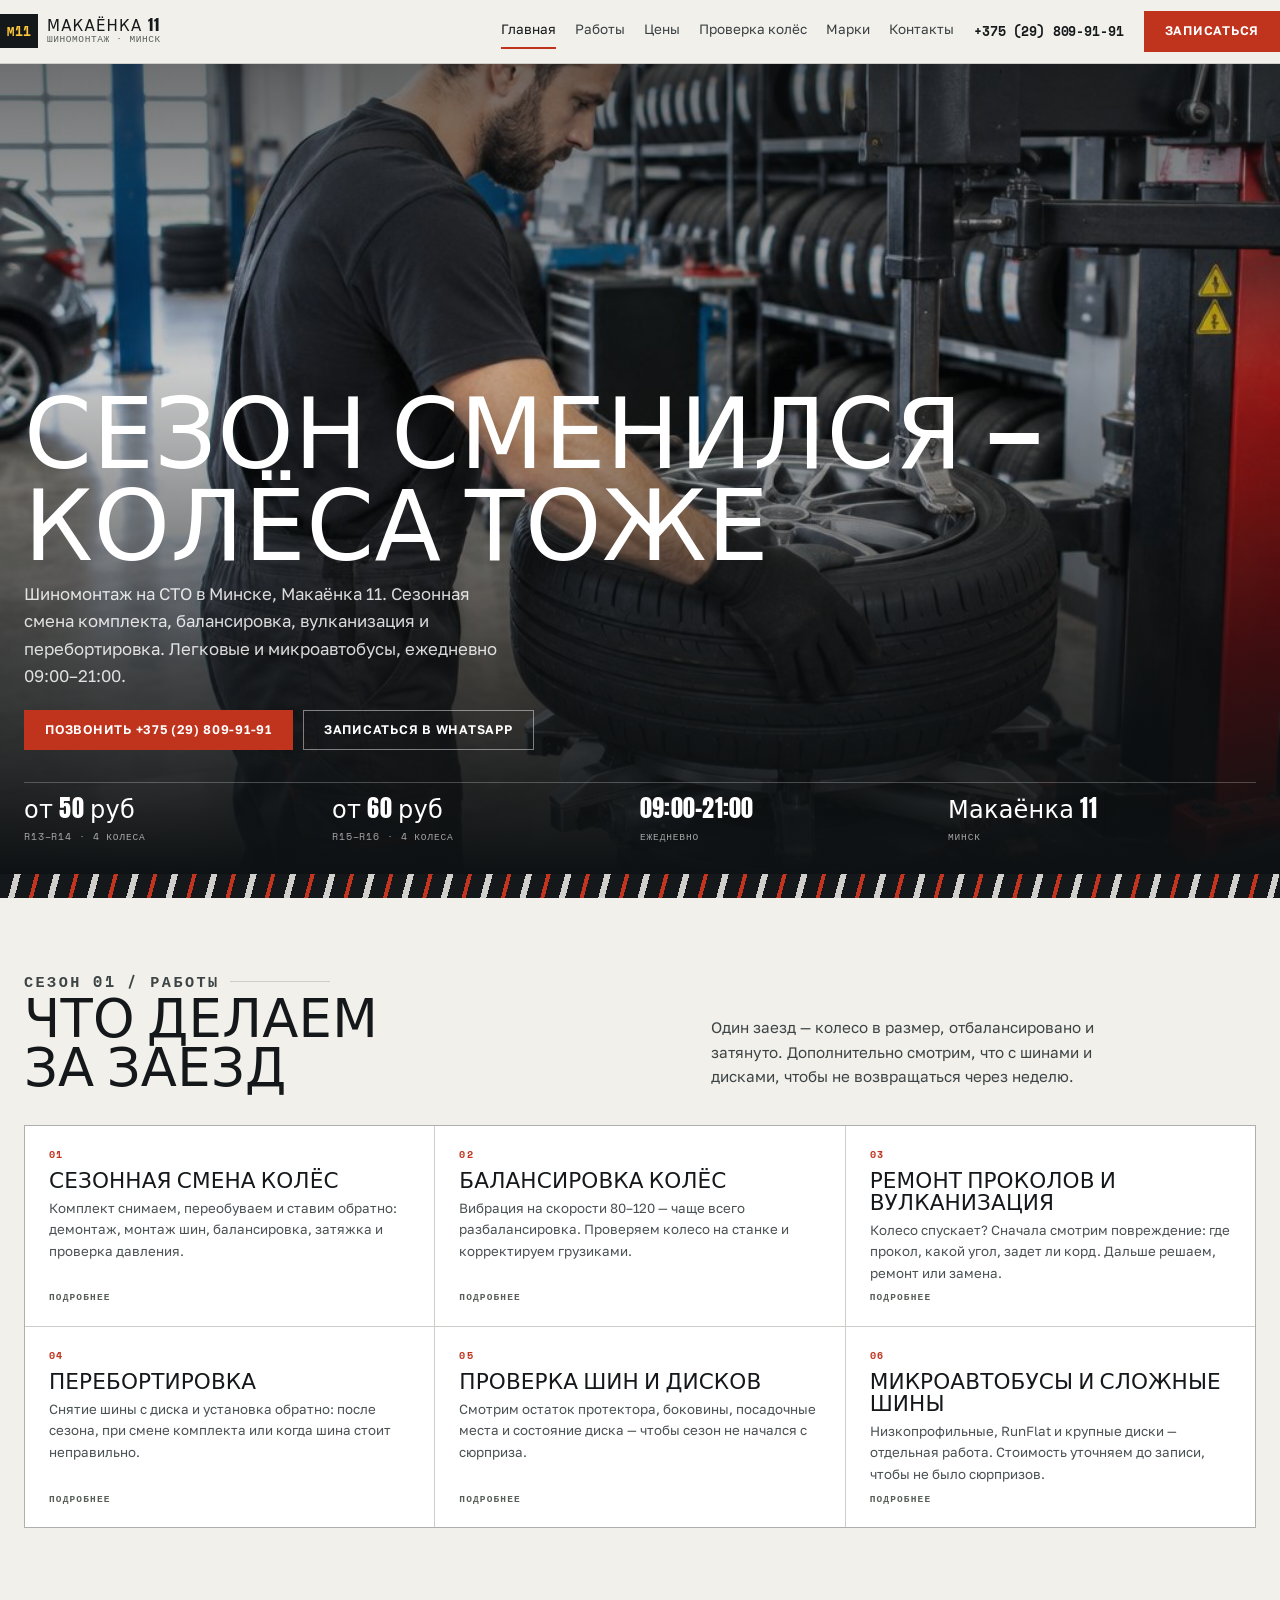
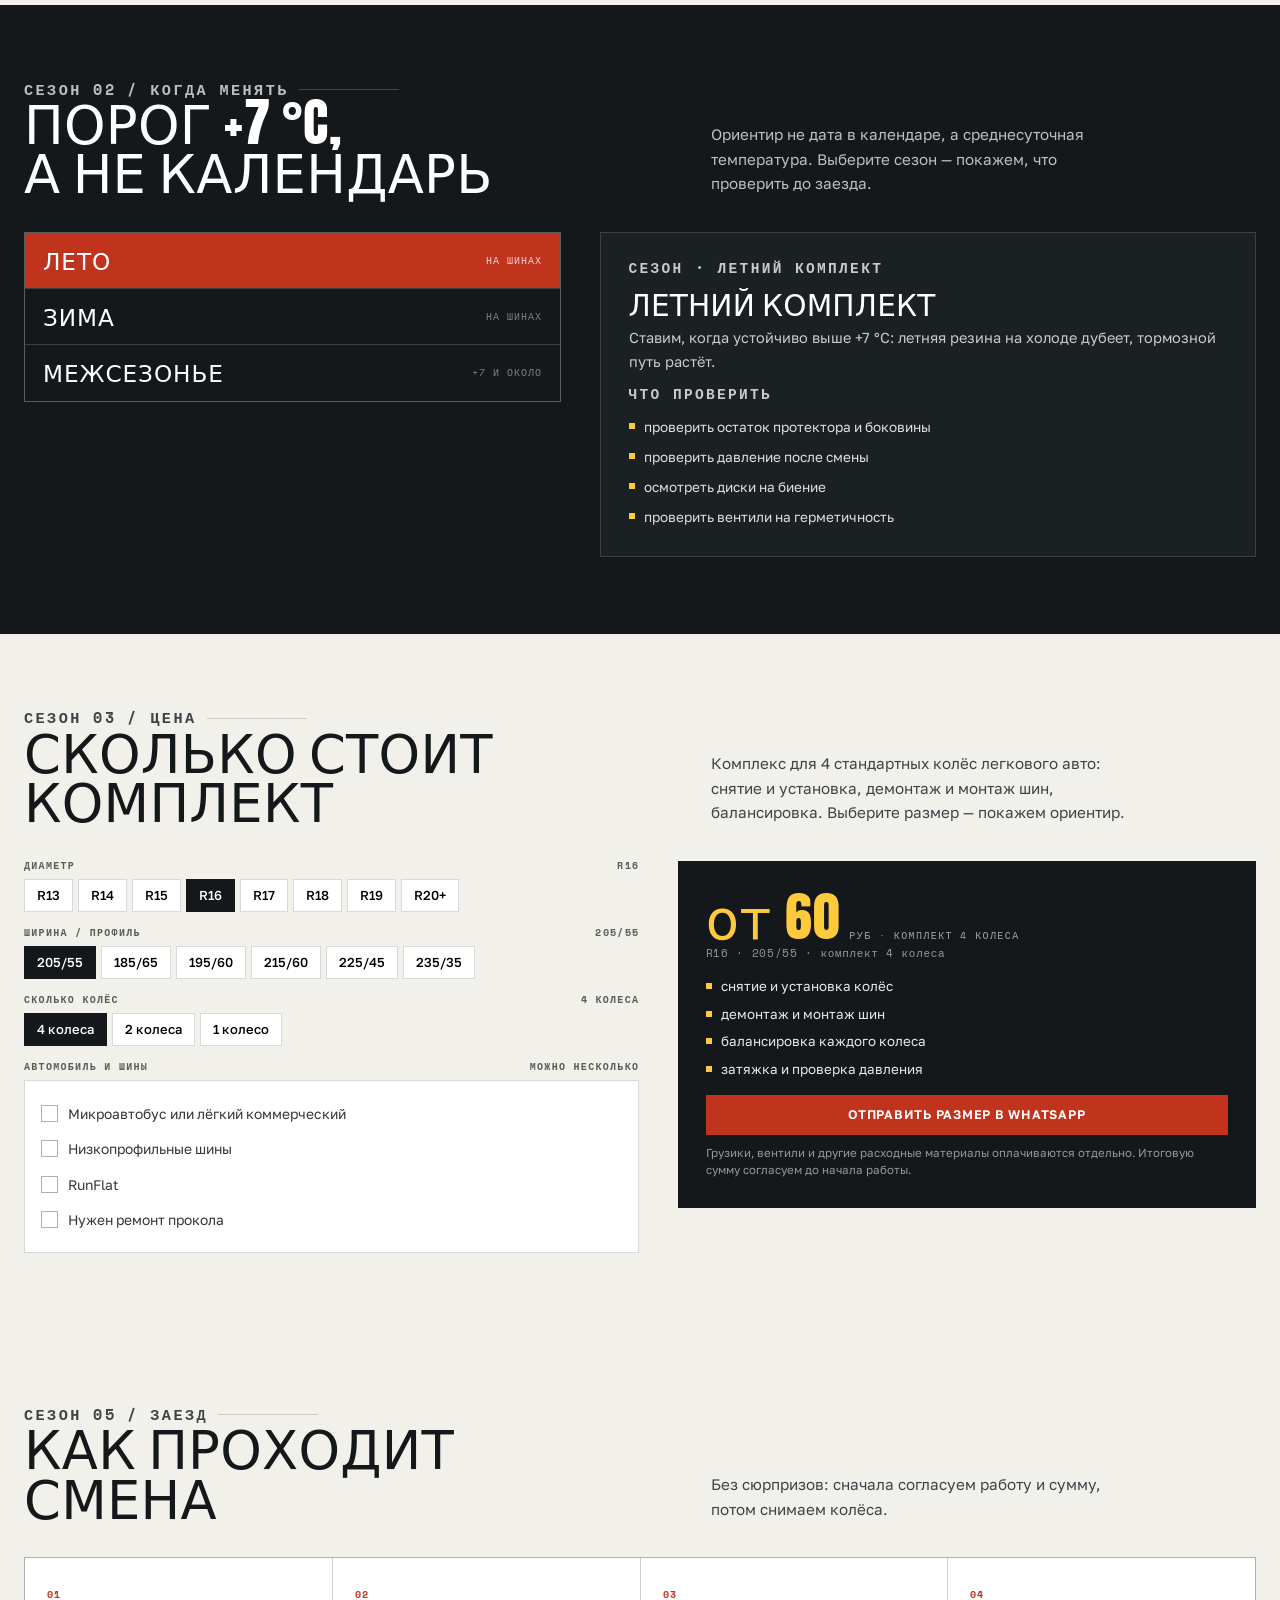
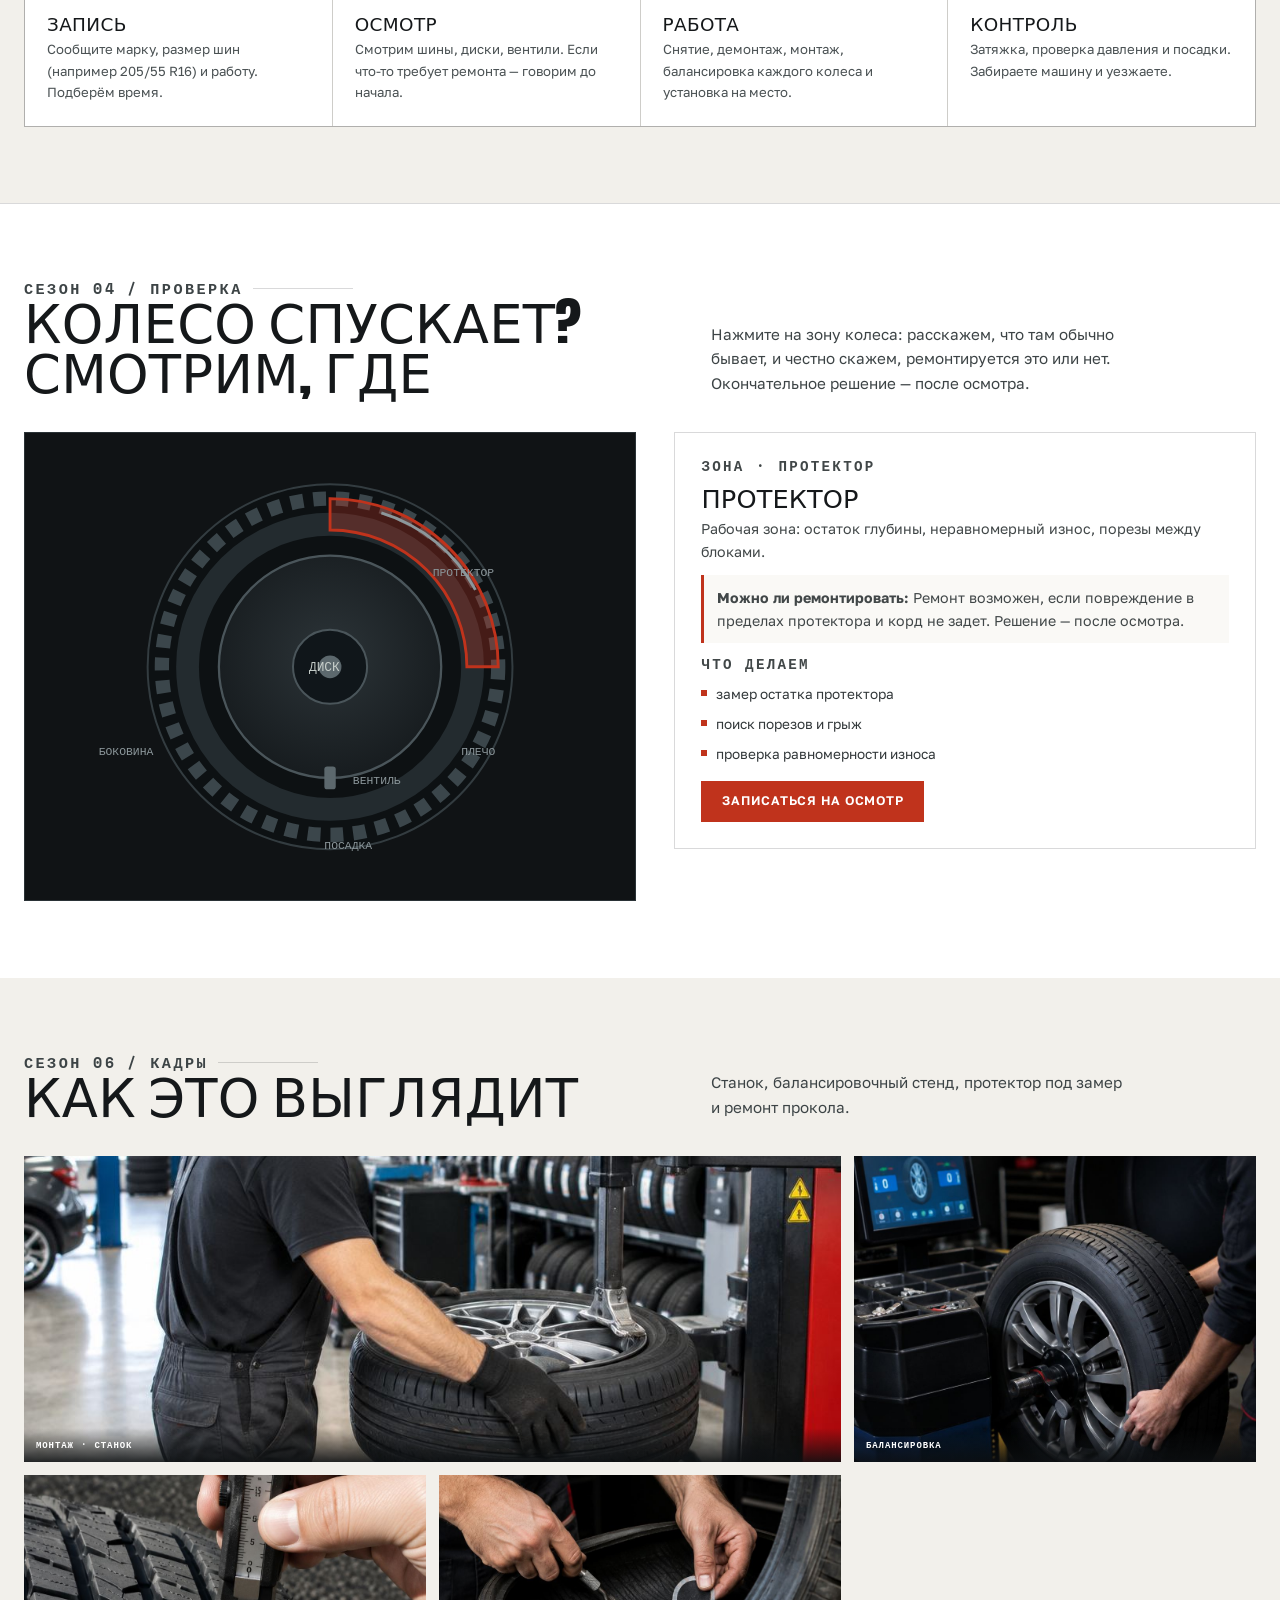
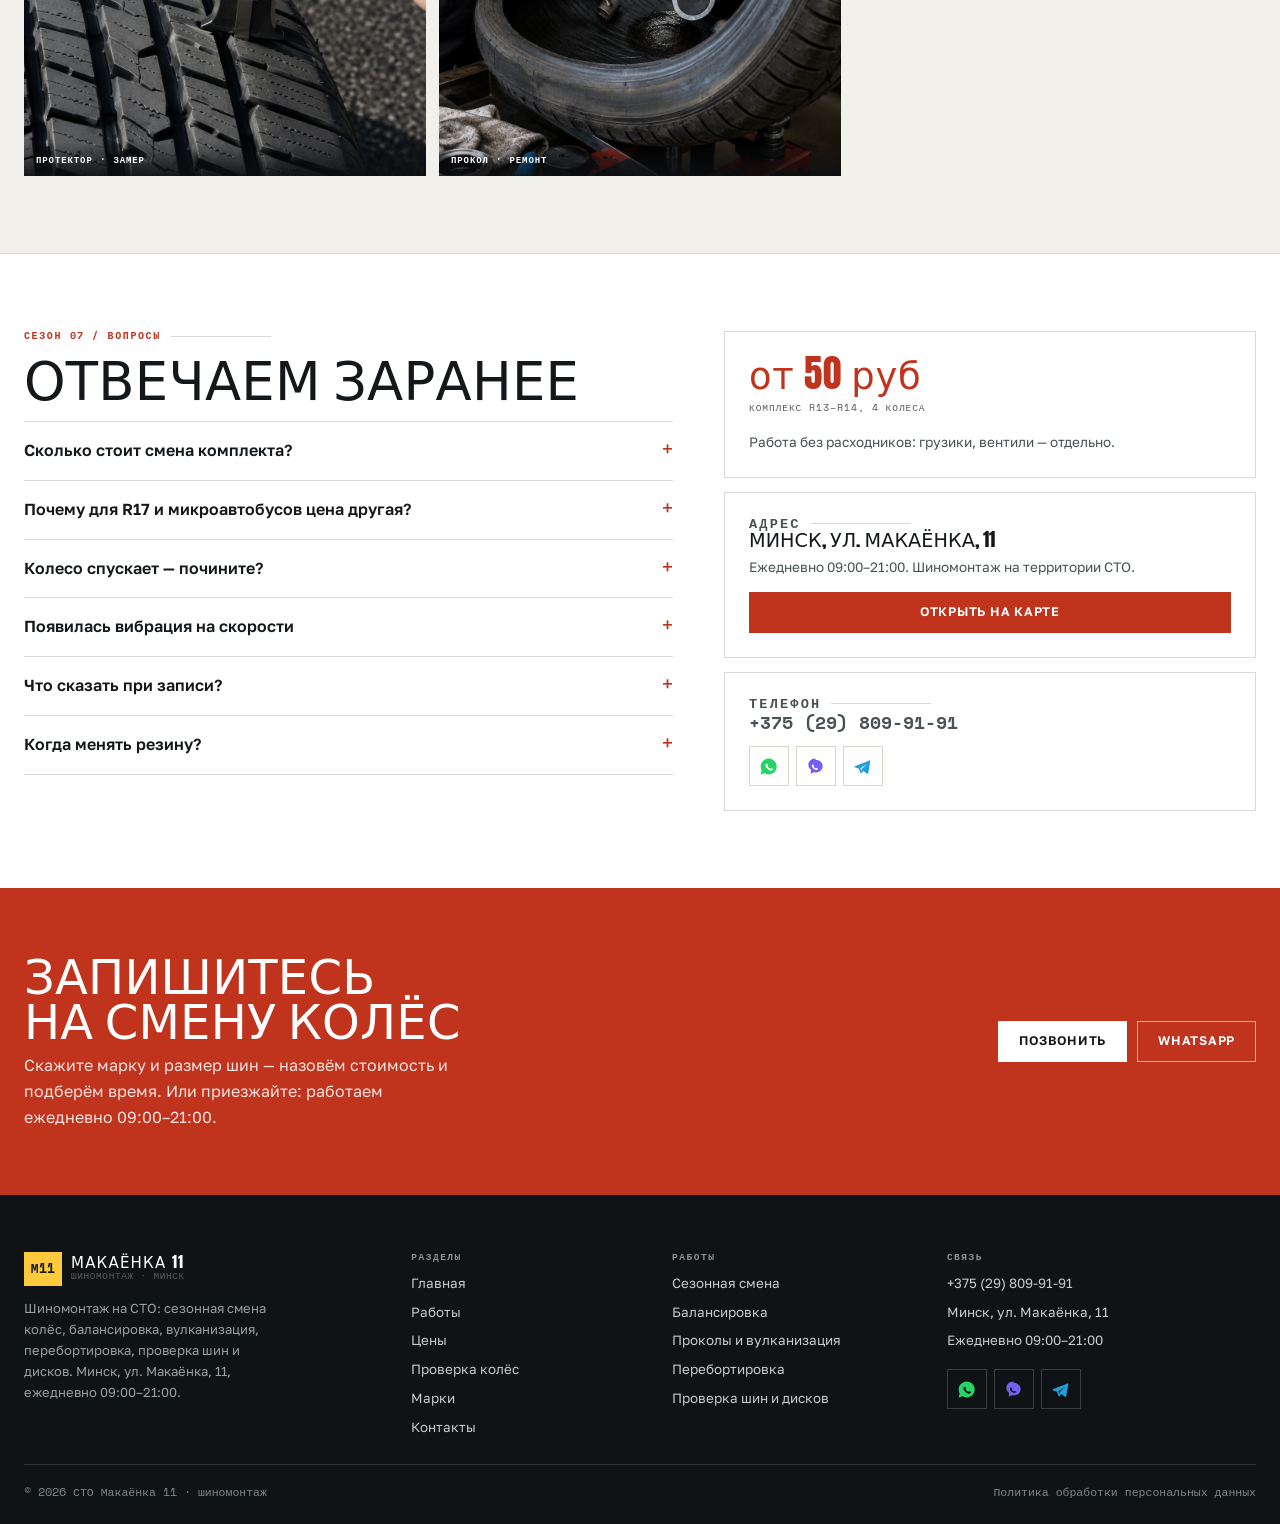
<file: index.html>
<!DOCTYPE html>
<html lang="ru">
<head>
<meta charset="utf-8">
<meta name="viewport" content="width=device-width, initial-scale=1">
<title>Шиномонтаж Макаёнка 11 — сезонная смена колёс в Минске</title>
<meta name="description" content="Шиномонтаж на СТО в Минске, ул. Макаёнка, 11: сезонная смена комплекта от 50 руб (R13–R14), от 60 руб (R15–R16), балансировка, вулканизация, перебортировка. Ежедневно 09:00–21:00. Тел. +375 (29) 809-91-91.">
<meta property="og:title" content="Шиномонтаж Макаёнка 11 — сезонная смена колёс в Минске">
<meta property="og:description" content="Шиномонтаж на СТО в Минске, ул. Макаёнка, 11: сезонная смена комплекта от 50 руб (R13–R14), от 60 руб (R15–R16), балансировка, вулканизация, перебортировка. Ежедневно 09:00–21:00. Тел. +375 (29) 809-91-91.">
<meta property="og:type" content="website">
<meta name="theme-color" content="#15181A">
<style>
:root{--asphalt:#15181A;--panel:#1D2124;--paper:#F2F0EB;--white:#fff;--ink:#15181A;--graph:#575E58;
--red:#C0331C;--red-d:#A82A15;--yellow:#FFC93C;--ice:#5AB0FF;--line:rgba(21,24,26,.16);
--pad:24px;--max:1300px;--disp:'Anton',Impact,system-ui,sans-serif;--body:'Golos Text',system-ui,sans-serif;--mono:'Space Mono',ui-monospace,monospace}
*{box-sizing:border-box}html{-webkit-text-size-adjust:100%}
body{margin:0;background:var(--paper);color:var(--ink);font:16px/1.62 var(--body);-webkit-font-smoothing:antialiased}
img{max-width:100%;display:block}
h1,h2,h3{margin:0;font-family:var(--disp);font-weight:400;line-height:.94;letter-spacing:.005em;text-transform:uppercase}
a{color:inherit;text-decoration:none}[hidden]{display:none!important}
.wrap{width:100%;max-width:var(--max);margin:0 auto;padding:0 var(--pad)}
.header{position:sticky;top:0;z-index:40;background:rgba(242,240,235,.95);border-bottom:1px solid var(--line);backdrop-filter:blur(10px)}
.header__in{display:flex;align-items:center;gap:20px;padding:11px 0}
.logo{display:flex;align-items:center;gap:9px}
.logo__mark{display:grid;place-items:center;min-width:38px;height:34px;padding:0 6px;background:var(--ink);color:var(--yellow);font:700 13px/1 var(--mono);letter-spacing:.02em}
.logo__txt{display:flex;flex-direction:column;line-height:1.1}
.logo__txt b{font:400 15px/1 var(--disp);letter-spacing:.08em}
.logo__txt i{font:400 9.5px/1.4 var(--mono);letter-spacing:.06em;text-transform:uppercase;color:var(--graph);font-style:normal}
.nav{display:flex;gap:19px;margin-left:auto;font-size:13.5px}
.nav a{padding:6px 0;border-bottom:2px solid transparent;color:#3A4042}
.nav a:hover,.nav a.is-on{border-color:var(--red);color:var(--ink)}
.header__tel{font:700 13px/1 var(--mono);letter-spacing:-.01em}
.btn{display:inline-flex;align-items:center;gap:9px;padding:13px 20px;font:600 12.5px/1 var(--body);letter-spacing:.06em;text-transform:uppercase;border:1px solid var(--ink);background:var(--ink);color:#fff;cursor:pointer;transition:.18s}
.btn:hover{background:#000;border-color:#000}
.btn--red{background:var(--red);border-color:var(--red)}
.btn--red:hover{background:var(--red-d);border-color:var(--red-d)}
.btn--line{background:transparent;color:var(--ink)}
.btn--line:hover{background:var(--ink);color:#fff}
.burger{display:none;width:42px;height:38px;border:1px solid var(--line);background:#fff;align-items:center;justify-content:center;flex-direction:column;gap:4px;cursor:pointer}
.burger i{display:block;width:17px;height:2px;background:var(--ink)}
.burger.is-close i:first-child{transform:rotate(45deg) translateY(3px)}
.burger.is-close i:last-child{transform:rotate(-45deg) translateY(-3px)}
.hero{position:relative;min-height:min(95svh,810px);display:flex;align-items:flex-end;color:#fff;overflow:hidden;background:#101315}
.hero__img{position:absolute;inset:0;width:100%;height:100%;object-fit:cover}
.hero::after{content:'';position:absolute;inset:0;background:linear-gradient(180deg,rgba(12,15,17,.6),rgba(12,15,17,.22) 38%,rgba(12,15,17,.72) 74%,#0E1113 100%)}
.hero__in{position:relative;z-index:2;width:100%;padding:clamp(34px,6vw,62px) 0 clamp(18px,3vw,26px)}
.hero h1{font-size:clamp(2.5rem,7.6vw,6.4rem);letter-spacing:.005em}
.hero__lede{max-width:48ch;margin:16px 0 20px;color:rgba(255,255,255,.84);font-size:clamp(.94rem,1.35vw,1.05rem)}
.hero__acts{display:flex;flex-wrap:wrap;gap:10px;margin-bottom:clamp(18px,3vw,32px)}
.hero .btn--line{border-color:rgba(255,255,255,.45);color:#fff}
.hero .btn--line:hover{background:#fff;color:var(--ink)}
.hero__facts{display:grid;grid-template-columns:repeat(4,minmax(0,1fr));border-top:1px solid rgba(255,255,255,.24)}
.hero__facts div{padding:13px 14px 0 0}
.hero__facts b{display:block;font:400 clamp(1.05rem,2vw,1.5rem)/1.05 var(--disp);letter-spacing:.01em}
.hero__facts span{font:400 9.5px/1.5 var(--mono);letter-spacing:.09em;text-transform:uppercase;color:rgba(255,255,255,.62)}
.drawer{position:fixed;inset:0;z-index:90;background:rgba(10,13,15,.74);display:none}
.drawer[data-open]{display:block}
.drawer__in{position:absolute;inset:0 0 0 auto;width:min(400px,92vw);background:var(--paper);padding:22px;overflow-y:auto}
.drawer__top{display:flex;justify-content:space-between;align-items:center;margin-bottom:18px}
.drawer__nav{display:grid;font:400 20px/1 var(--disp);text-transform:uppercase;letter-spacing:.04em}
.drawer__nav a{padding:14px 0;border-bottom:1px solid var(--line)}
.drawer__cta{width:100%;justify-content:center;margin-top:18px}
.drawer__note{font-size:12.5px;color:var(--graph);margin-top:12px}
body.is-locked{overflow:hidden}
.mbar{display:none}
@media (max-width:1024px){
.nav{display:none}.burger{display:flex}.header__tel{display:none}.header__in{gap:10px}
.hero__facts{grid-template-columns:1fr 1fr}
}
</style>
<link rel="preconnect" href="https://fonts.googleapis.com">
<link rel="preconnect" href="https://fonts.gstatic.com" crossorigin>
<link href="https://fonts.googleapis.com/css2?family=Anton&family=Golos+Text:wght@400;500;600;700&family=Space+Mono:wght@400;700&display=swap" rel="stylesheet">
<link rel="stylesheet" href="assets/css/style.css">
<link rel="icon" href="assets/img/favicon.svg" type="image/svg+xml">
</head>
<body>
<header class="header"><div class="header__in wrap">
<a class="logo" href="index.html"><span class="logo__mark">М11</span><span class="logo__txt"><b>МАКАЁНКА 11</b><i>шиномонтаж · Минск</i></span></a>
<nav class="nav" aria-label="Основное меню"><a href="index.html" class="is-on">Главная</a><a href="uslugi.html">Работы</a><a href="ceny.html">Цены</a><a href="proverka.html">Проверка колёс</a><a href="marki.html">Марки</a><a href="kontakty.html">Контакты</a></nav>
<a class="header__tel" href="tel:+375298099191">+375 (29) 809-91-91</a>
<a class="btn btn--red" href="https://wa.me/375298099191" target="_blank" rel="noopener">Записаться</a>
<button class="burger" type="button" aria-label="Меню" aria-expanded="false" aria-controls="drawer"><i></i><i></i><i></i></button>
</div></header>
<div class="drawer" id="drawer" role="dialog" aria-modal="true" aria-label="Меню" hidden>
<div class="drawer__in">
<div class="drawer__top">
<a class="logo" href="index.html"><span class="logo__mark">М11</span><span class="logo__txt"><b>МАКАЁНКА 11</b><i>шиномонтаж</i></span></a>
<button class="burger is-close" type="button" data-close aria-label="Закрыть меню"><i></i><i></i></button>
</div>
<nav class="drawer__nav"><a href="index.html">Главная</a><a href="uslugi.html">Работы</a><a href="ceny.html">Цены</a><a href="proverka.html">Проверка колёс</a><a href="marki.html">Марки</a><a href="kontakty.html">Контакты</a></nav>
<a class="btn btn--red drawer__cta" href="tel:+375298099191">Позвонить +375 (29) 809-91-91</a>
<p class="drawer__note">Минск, ул. Макаёнка, 11. Ежедневно 09:00–21:00. Запись по телефону или в мессенджере.</p>
</div></div>
<main>
<section class="hero">
<img class="hero__img" src="assets/img/hero.jpg" alt="Шиномонтаж: мастер монтирует колесо на станке" width="1600" height="900" fetchpriority="high">
<div class="hero__in"><div class="wrap">
<h1>Сезон сменился —<br>колёса тоже</h1>
<p class="hero__lede">Шиномонтаж на СТО в Минске, Макаёнка 11. Сезонная смена комплекта, балансировка, вулканизация и перебортировка. Легковые и микроавтобусы, ежедневно 09:00–21:00.</p>
<div class="hero__acts">
<a class="btn btn--red" href="tel:+375298099191">Позвонить +375 (29) 809-91-91</a>
<a class="btn btn--line" href="https://wa.me/375298099191" target="_blank" rel="noopener">Записаться в WhatsApp</a>
</div>
<div class="hero__facts">
<div><b>от 50 руб</b><span>R13–R14 · 4 колеса</span></div>
<div><b>от 60 руб</b><span>R15–R16 · 4 колеса</span></div>
<div><b>09:00–21:00</b><span>ежедневно</span></div>
<div><b>Макаёнка 11</b><span>Минск</span></div>
</div>
</div></div>
</section>

<div class="tread" aria-hidden="true"></div>

<section class="section"><div class="wrap">
<div class="sec-head"><div><p class="season-tag">сезон 01 / работы</p><h2 class="h2">Что делаем<br>за заезд</h2></div>
<p>Один заезд — колесо в размер, отбалансировано и затянуто. Дополнительно смотрим, что с шинами и дисками, чтобы не возвращаться через неделю.</p></div>
<div class="wgrid">
<a class="work" href="uslugi.html#w1"><span class="work__n">01</span><h3>Сезонная смена колёс</h3><p>Комплект снимаем, переобуваем и ставим обратно: демонтаж, монтаж шин, балансировка, затяжка и проверка давления.</p><span class="work__go">Подробнее</span></a><a class="work" href="uslugi.html#w2"><span class="work__n">02</span><h3>Балансировка колёс</h3><p>Вибрация на скорости 80–120 — чаще всего разбалансировка. Проверяем колесо на станке и корректируем грузиками.</p><span class="work__go">Подробнее</span></a><a class="work" href="uslugi.html#w3"><span class="work__n">03</span><h3>Ремонт проколов и вулканизация</h3><p>Колесо спускает? Сначала смотрим повреждение: где прокол, какой угол, задет ли корд. Дальше решаем, ремонт или замена.</p><span class="work__go">Подробнее</span></a><a class="work" href="uslugi.html#w4"><span class="work__n">04</span><h3>Перебортировка</h3><p>Снятие шины с диска и установка обратно: после сезона, при смене комплекта или когда шина стоит неправильно.</p><span class="work__go">Подробнее</span></a><a class="work" href="uslugi.html#w5"><span class="work__n">05</span><h3>Проверка шин и дисков</h3><p>Смотрим остаток протектора, боковины, посадочные места и состояние диска — чтобы сезон не начался с сюрприза.</p><span class="work__go">Подробнее</span></a><a class="work" href="uslugi.html#w6"><span class="work__n">06</span><h3>Микроавтобусы и сложные шины</h3><p>Низкопрофильные, RunFlat и крупные диски — отдельная работа. Стоимость уточняем до записи, чтобы не было сюрпризов.</p><span class="work__go">Подробнее</span></a>
</div>
</div></section>


<section class="section section--ink"><div class="wrap">
<div class="sec-head"><div><p class="season-tag">сезон 02 / когда менять</p><h2 class="h2">Порог +7 °C,<br>а не календарь</h2></div>
<p>Ориентир не дата в календаре, а среднесуточная температура. Выберите сезон — покажем, что проверить до заезда.</p></div>
<div class="season">
<div class="season__btns" id="sb">
<button class="sbtn is-on" type="button" data-s="summer">Лето<span>на шинах</span></button>
<button class="sbtn" type="button" data-s="winter">Зима<span>на шинах</span></button>
<button class="sbtn" type="button" data-s="between">Межсезонье<span>+7 и около</span></button>
</div>
<div class="season__out">
<p class="season__k" id="sK">ЛЕТНИЙ КОМПЛЕКТ</p>
<h3 id="sT">Летний комплект</h3>
<p id="sTxt"></p>
<p class="season__k" style="margin-top:12px">ЧТО ПРОВЕРИТЬ</p>
<ul class="list" id="sL"></ul>
</div>
</div>
</div></section>



<section class="section" id="calc"><div class="wrap">
<div class="sec-head"><div><p class="season-tag">сезон 03 / цена</p><h2 class="h2">Сколько стоит<br>комплект</h2></div>
<p>Комплекс для 4 стандартных колёс легкового авто: снятие и установка, демонтаж и монтаж шин, балансировка. Выберите размер — покажем ориентир.</p></div>
<div class="calc">
<div class="calc__ctl">
<div><div class="fld__l"><span>Диаметр</span><span id="lD">R16</span></div>
<div class="chips" id="cD">
<button class="chip" type="button" data-v="13">R13</button>
<button class="chip" type="button" data-v="14">R14</button>
<button class="chip" type="button" data-v="15">R15</button>
<button class="chip is-on" type="button" data-v="16">R16</button>
<button class="chip" type="button" data-v="17">R17</button>
<button class="chip" type="button" data-v="18">R18</button>
<button class="chip" type="button" data-v="19">R19</button>
<button class="chip" type="button" data-v="20">R20+</button>
</div></div>
<div><div class="fld__l"><span>Ширина / профиль</span><span id="lS">205/55</span></div>
<div class="chips" id="cS">
<button class="chip is-on" type="button" data-v="205/55">205/55</button>
<button class="chip" type="button" data-v="185/65">185/65</button>
<button class="chip" type="button" data-v="195/60">195/60</button>
<button class="chip" type="button" data-v="215/60">215/60</button>
<button class="chip" type="button" data-v="225/45">225/45</button>
<button class="chip" type="button" data-v="235/35">235/35</button>
</div></div>
<div><div class="fld__l"><span>Сколько колёс</span><span id="lN">4 колеса</span></div>
<div class="chips" id="cN">
<button class="chip is-on" type="button" data-v="4">4 колеса</button>
<button class="chip" type="button" data-v="2">2 колеса</button>
<button class="chip" type="button" data-v="1">1 колесо</button>
</div></div>
<div><div class="fld__l"><span>Автомобиль и шины</span><span>можно несколько</span></div>
<div class="box" id="cX">
<label class="chk"><input type="checkbox" data-k="van"><span>Микроавтобус или лёгкий коммерческий</span></label>
<label class="chk"><input type="checkbox" data-k="low"><span>Низкопрофильные шины</span></label>
<label class="chk"><input type="checkbox" data-k="runflat"><span>RunFlat</span></label>
<label class="chk"><input type="checkbox" data-k="puncture"><span>Нужен ремонт прокола</span></label>
</div></div>
</div>
<div class="calc__out">
<div class="calc__price"><b id="cPrice">от 60</b><span>руб · комплект 4 колеса</span></div>
<p class="calc__meta" id="cMeta">R16 · 205/55 · легковой</p>
<ul class="calc__list">
<li>снятие и установка колёс</li>
<li>демонтаж и монтаж шин</li>
<li>балансировка каждого колеса</li>
<li>затяжка и проверка давления</li>
</ul>
<p class="calc__flag" id="cFlag" hidden></p>
<a class="btn btn--red" href="#" target="_blank" rel="noopener" id="cSend">Отправить размер в WhatsApp</a>
<p class="calc__note">Грузики, вентили и другие расходные материалы оплачиваются отдельно. Итоговую сумму согласуем до начала работы.</p>
</div>
</div>
</div></section>


<section class="section"><div class="wrap">
<div class="sec-head"><div><p class="season-tag">сезон 05 / заезд</p><h2 class="h2">Как проходит<br>смена</h2></div>
<p>Без сюрпризов: сначала согласуем работу и сумму, потом снимаем колёса.</p></div>
<div class="steps">
<div class="step"><span class="step__n">01</span><b>Запись</b><p>Сообщите марку, размер шин (например 205/55 R16) и работу. Подберём время.</p></div>
<div class="step"><span class="step__n">02</span><b>Осмотр</b><p>Смотрим шины, диски, вентили. Если что-то требует ремонта — говорим до начала.</p></div>
<div class="step"><span class="step__n">03</span><b>Работа</b><p>Снятие, демонтаж, монтаж, балансировка каждого колеса и установка на место.</p></div>
<div class="step"><span class="step__n">04</span><b>Контроль</b><p>Затяжка, проверка давления и посадки. Забираете машину и уезжаете.</p></div>
</div>
</div></section>


<section class="section section--white section--line" id="check"><div class="wrap">
<div class="sec-head"><div><p class="season-tag">сезон 04 / проверка</p><h2 class="h2">Колесо спускает?<br>Смотрим, где</h2></div>
<p>Нажмите на зону колеса: расскажем, что там обычно бывает, и честно скажем, ремонтируется это или нет. Окончательное решение — после осмотра.</p></div>
<div class="check">
<div class="wheel"><svg viewBox="0 0 400 300" role="img" aria-label="Схема колеса с зонами проверки">
<defs>
<radialGradient id="rimg" cx="50%" cy="45%" r="55%">
<stop offset="0%" stop-color="#2C3438"/><stop offset="100%" stop-color="#171C1F"/></radialGradient>
</defs>
<circle cx="200" cy="150" r="128" fill="#0D1113" stroke="#333C40" stroke-width="1.4"/>
<circle cx="200" cy="150" r="118" fill="none" stroke="#3B464B" stroke-width="10" stroke-dasharray="9 7"/>
<circle cx="200" cy="150" r="100" fill="none" stroke="#232B2F" stroke-width="16"/>
<circle cx="200" cy="150" r="78" fill="url(#rimg)" stroke="#4A555A" stroke-width="1.6"/>
<circle cx="200" cy="150" r="26" fill="#10161A" stroke="#4A555A" stroke-width="1.4"/>
<circle cx="200" cy="150" r="8" fill="#5C686D"/>
<g class="zc" data-z="tread" role="button" tabindex="0" aria-label="Протектор">
<path class="hit" d="M200 32 A118 118 0 0 1 318 150 L296 150 A96 96 0 0 0 200 54 Z"/>
<path d="M236 42 A112 112 0 0 1 302 96" fill="none" stroke="#8C979B" stroke-width="2"/>
</g>
<g class="zc" data-z="shoulder" role="button" tabindex="0" aria-label="Плечевая зона">
<path class="hit" d="M318 150 A118 118 0 0 1 264 258 L246 240 A96 96 0 0 0 296 150 Z"/>
</g>
<g class="zc" data-z="bead" role="button" tabindex="0" aria-label="Посадочное кольцо">
<path class="hit" d="M264 258 A118 118 0 0 1 136 258 L154 240 A96 96 0 0 0 246 240 Z"/>
</g>
<g class="zc" data-z="sidewall" role="button" tabindex="0" aria-label="Боковина">
<path class="hit" d="M136 258 A118 118 0 0 1 82 150 L104 150 A96 96 0 0 0 154 240 Z"/>
</g>
<g class="zc" data-z="rim" role="button" tabindex="0" aria-label="Диск">
<circle class="hit" cx="200" cy="150" r="74"/>
</g>
<g class="zc" data-z="valve" role="button" tabindex="0" aria-label="Вентиль">
<circle class="hit" cx="200" cy="228" r="16"/>
<rect x="196" y="220" width="8" height="16" rx="2" fill="#5C686D"/>
</g>
<text x="272" y="86" fill="#8C979B" font-family="Space Mono,monospace" font-size="8">ПРОТЕКТОР</text>
<text x="292" y="212" fill="#8C979B" font-family="Space Mono,monospace" font-size="8">ПЛЕЧО</text>
<text x="196" y="278" fill="#8C979B" font-family="Space Mono,monospace" font-size="8">ПОСАДКА</text>
<text x="76" y="212" fill="#8C979B" font-family="Space Mono,monospace" font-size="8" text-anchor="end">БОКОВИНА</text>
<text x="196" y="153" fill="#C8CFCB" font-family="Space Mono,monospace" font-size="9" text-anchor="middle">ДИСК</text>
<text x="216" y="232" fill="#8C979B" font-family="Space Mono,monospace" font-size="8">ВЕНТИЛЬ</text>
</svg></div>
<div class="check__out">
<p class="check__k" id="zK">ЗОНА · ПРОТЕКТОР</p>
<h3 id="zT">Протектор</h3>
<p id="zP"></p>
<p class="verdict" id="zV"></p>
<p class="check__k" style="margin-top:14px">ЧТО ДЕЛАЕМ</p>
<ul class="list" id="zL" style="margin-bottom:16px"></ul>
<a class="btn btn--red" href="https://wa.me/375298099191" target="_blank" rel="noopener" id="zSend">Записаться на осмотр</a>
</div>
</div>
</div></section>


<section class="section"><div class="wrap">
<div class="sec-head"><div><p class="season-tag">сезон 06 / кадры</p><h2 class="h2">Как это выглядит</h2></div>
<p>Станок, балансировочный стенд, протектор под замер и ремонт прокола.</p></div>
<div class="gal">
<figure class="wide"><img src="assets/img/hero.jpg" alt="Монтаж колеса на шиномонтажном станке" width="1600" height="700" loading="lazy"><figcaption>Монтаж · станок</figcaption></figure>
<figure><img src="assets/img/balance.jpg" alt="Балансировка колеса на стенде" width="1200" height="900" loading="lazy"><figcaption>Балансировка</figcaption></figure>
<figure><img src="assets/img/tread.jpg" alt="Протектор шины крупным планом" width="1200" height="900" loading="lazy"><figcaption>Протектор · замер</figcaption></figure>
<figure><img src="assets/img/repair.jpg" alt="Ремонт прокола шины" width="1200" height="900" loading="lazy"><figcaption>Прокол · ремонт</figcaption></figure>
</div>
</div></section>

<section class="section section--white section--line"><div class="wrap"><div class="two">
<div><p class="season-tag">сезон 07 / вопросы</p><h2 class="h2" style="margin-bottom:18px">Отвечаем заранее</h2>
<div class="faq">
<details><summary>Сколько стоит смена комплекта?</summary><p>Комплекс для 4 стандартных колёс легкового авто: R13–R14 — от 50 руб, R15–R16 — от 60 руб. В комплекс входят снятие и установка колёс, демонтаж и монтаж шин, балансировка. Грузики, вентили и другие расходники оплачиваются отдельно.</p></details>
<details><summary>Почему для R17 и микроавтобусов цена другая?</summary><p>Крупные диски, низкопрофильные и RunFlat шины, а также микроавтобусы требуют другой работы. Стоимость уточняем до записи, чтобы не менять сумму на месте.</p></details>
<details><summary>Колесо спускает — почините?</summary><p>Сначала осматриваем повреждение: где прокол, какой угол, задет ли корд. Возможность безопасного ремонта определяем после осмотра. Если ремонт невозможен — скажем прямо.</p></details>
<details><summary>Появилась вибрация на скорости</summary><p>Чаще всего это разбалансировка или биение диска. Проверяем колесо на стенде и смотрим диск: балансировка не исправит погнутый диск.</p></details>
<details><summary>Что сказать при записи?</summary><p>Марку автомобиля, размер шин (например 205/55 R16) и нужную работу. Этого достаточно, чтобы назвать стоимость и подобрать время.</p></details>
<details><summary>Когда менять резину?</summary><p>Ориентир — не дата, а среднесуточная температура: около +7 °C. Ниже ставим зимний комплект, выше — летний.</p></details>
</div></div>
<div><div class="card fact" style="margin-bottom:14px"><b>от 50 руб</b><span>комплекс R13–R14, 4 колеса</span><p style="margin-top:12px">Работа без расходников: грузики, вентили — отдельно.</p></div>
<div class="card" style="margin-bottom:14px"><p class="season-tag">адрес</p><h3 style="font-size:1.2rem;margin-bottom:8px">Минск, ул. Макаёнка, 11</h3>
<p>Ежедневно 09:00–21:00. Шиномонтаж на территории СТО.</p>
<a class="btn btn--red" style="width:100%;justify-content:center;margin-top:14px" href="https://maps.google.com/?q=%D0%9C%D0%B8%D0%BD%D1%81%D0%BA%2C+%D1%83%D0%BB%D0%B8%D1%86%D0%B0+%D0%9C%D0%B0%D0%BA%D0%B0%D1%91%D0%BD%D0%BA%D0%B0+11" target="_blank" rel="noopener">Открыть на карте</a></div>
<div class="card"><p class="season-tag">телефон</p>
<p style="font:700 1.15rem/1.3 var(--mono);margin:0 0 12px"><a href="tel:+375298099191">+375 (29) 809-91-91</a></p>
<div class="msgr" style="--b:1"><a href="https://wa.me/375298099191" target="_blank" rel="noopener" aria-label="WhatsApp" style="color:#25D366;border-color:#D8D5CE"><svg viewBox="0 0 24 24" fill="currentColor" aria-hidden="true"><path d="M12 2a10 10 0 0 0-8.6 15L2 22l5.2-1.4A10 10 0 1 0 12 2m5.3 14.1c-.2.6-1.2 1.2-1.9 1.2-.5 0-1.1 0-2-.4a11 11 0 0 1-4.4-3.9c-.5-.8-.9-1.7-.9-2.5 0-.7.4-1.4.9-1.8.2-.2.4-.3.6-.3h.5c.2 0 .4 0 .5.4l.7 1.6c0 .2 0 .3-.1.5l-.4.5c-.1.2-.2.3 0 .5a8 8 0 0 0 3.4 2.9c.2.1.4.1.5-.1l.6-.7c.1-.2.3-.2.5-.1l1.6.8c.2.1.3.2.3.4s0 .5-.1.9"/></svg></a><a href="viber://chat?number=%2B375298099191" aria-label="Viber" style="color:#7360F2;border-color:#D8D5CE"><svg viewBox="0 0 24 24" fill="currentColor" aria-hidden="true"><path d="M12 2C7 2 3 5.6 3 10c0 2.5 1.3 4.7 3.4 6.1L6 21l4-1.6c.6.1 1.3.2 2 .2 5 0 9-3.6 9-8s-4-8-9-8m3.6 11.3c-.4.9-1.9 1.6-2.7 1.5-2.4-.3-4.6-2.1-5.4-4.4-.3-.8.2-2 1-2.4.3-.2.7 0 .9.3l.7 1.2c.1.3 0 .5-.2.7-.3.2-.2.5.1.9.6.8 1.2 1.2 1.9 1.5.4.2.6 0 .8-.2s.4-.3.7-.2l1.3.6c.3.2.3.6.2.9"/></svg></a><a href="https://t.me/+375298099191" target="_blank" rel="noopener" aria-label="Telegram" style="color:#229ED9;border-color:#D8D5CE"><svg viewBox="0 0 24 24" fill="currentColor" aria-hidden="true"><path d="M21.8 4.2 2.9 11.4c-.9.3-.9 1.5 0 1.8l4.6 1.5 1.7 5.3c.2.7 1 .9 1.5.3l2.5-2.6 4.6 3.4c.6.4 1.4 0 1.5-.7l2.5-15c.1-.8-.6-1.4-1.5-1.2M9.4 14.3l8.4-5.6-6.8 6.6-.2 3z"/></svg></a></div></div>
</div>
</div></div></section>

<section class="cta"><div class="wrap cta__in">
<div><h2>Запишитесь<br>на смену колёс</h2>
<p>Скажите марку и размер шин — назовём стоимость и подберём время. Или приезжайте: работаем ежедневно 09:00–21:00.</p></div>
<div class="cta__acts"><a class="btn" href="tel:+375298099191">Позвонить</a><a class="btn btn--ghost" href="https://wa.me/375298099191" target="_blank" rel="noopener">WhatsApp</a></div>
</div></section>
</main>
<footer class="footer"><div class="wrap">
<div class="footer__top">
<div class="footer__about"><a class="logo logo--f" href="index.html"><span class="logo__mark">М11</span><span class="logo__txt"><b>МАКАЁНКА 11</b><i>шиномонтаж · Минск</i></span></a>
<p>Шиномонтаж на СТО: сезонная смена колёс, балансировка, вулканизация, перебортировка, проверка шин и дисков. Минск, ул. Макаёнка, 11, ежедневно 09:00–21:00.</p></div>
<div><h4>Разделы</h4><ul><li><a href="index.html">Главная</a></li><li><a href="uslugi.html">Работы</a></li><li><a href="ceny.html">Цены</a></li><li><a href="proverka.html">Проверка колёс</a></li><li><a href="marki.html">Марки</a></li><li><a href="kontakty.html">Контакты</a></li></ul></div>
<div><h4>Работы</h4><ul><li><a href="uslugi.html">Сезонная смена</a></li><li><a href="uslugi.html">Балансировка</a></li><li><a href="uslugi.html">Проколы и вулканизация</a></li><li><a href="uslugi.html">Перебортировка</a></li><li><a href="uslugi.html">Проверка шин и дисков</a></li></ul></div>
<div><h4>Связь</h4><ul>
<li><a href="tel:+375298099191">+375 (29) 809-91-91</a></li>
<li><a href="https://maps.google.com/?q=%D0%9C%D0%B8%D0%BD%D1%81%D0%BA%2C+%D1%83%D0%BB%D0%B8%D1%86%D0%B0+%D0%9C%D0%B0%D0%BA%D0%B0%D1%91%D0%BD%D0%BA%D0%B0+11" target="_blank" rel="noopener">Минск, ул. Макаёнка, 11</a></li>
<li>Ежедневно 09:00–21:00</li>
<li style="margin-top:10px"><div class="msgr"><a href="https://wa.me/375298099191" target="_blank" rel="noopener" aria-label="WhatsApp" style="color:#25D366"><svg viewBox="0 0 24 24" fill="currentColor" aria-hidden="true"><path d="M12 2a10 10 0 0 0-8.6 15L2 22l5.2-1.4A10 10 0 1 0 12 2m5.3 14.1c-.2.6-1.2 1.2-1.9 1.2-.5 0-1.1 0-2-.4a11 11 0 0 1-4.4-3.9c-.5-.8-.9-1.7-.9-2.5 0-.7.4-1.4.9-1.8.2-.2.4-.3.6-.3h.5c.2 0 .4 0 .5.4l.7 1.6c0 .2 0 .3-.1.5l-.4.5c-.1.2-.2.3 0 .5a8 8 0 0 0 3.4 2.9c.2.1.4.1.5-.1l.6-.7c.1-.2.3-.2.5-.1l1.6.8c.2.1.3.2.3.4s0 .5-.1.9"/></svg></a><a href="viber://chat?number=%2B375298099191" aria-label="Viber" style="color:#7360F2"><svg viewBox="0 0 24 24" fill="currentColor" aria-hidden="true"><path d="M12 2C7 2 3 5.6 3 10c0 2.5 1.3 4.7 3.4 6.1L6 21l4-1.6c.6.1 1.3.2 2 .2 5 0 9-3.6 9-8s-4-8-9-8m3.6 11.3c-.4.9-1.9 1.6-2.7 1.5-2.4-.3-4.6-2.1-5.4-4.4-.3-.8.2-2 1-2.4.3-.2.7 0 .9.3l.7 1.2c.1.3 0 .5-.2.7-.3.2-.2.5.1.9.6.8 1.2 1.2 1.9 1.5.4.2.6 0 .8-.2s.4-.3.7-.2l1.3.6c.3.2.3.6.2.9"/></svg></a><a href="https://t.me/+375298099191" target="_blank" rel="noopener" aria-label="Telegram" style="color:#229ED9"><svg viewBox="0 0 24 24" fill="currentColor" aria-hidden="true"><path d="M21.8 4.2 2.9 11.4c-.9.3-.9 1.5 0 1.8l4.6 1.5 1.7 5.3c.2.7 1 .9 1.5.3l2.5-2.6 4.6 3.4c.6.4 1.4 0 1.5-.7l2.5-15c.1-.8-.6-1.4-1.5-1.2M9.4 14.3l8.4-5.6-6.8 6.6-.2 3z"/></svg></a></div></li>
</ul></div>
</div>
<div class="footer__bottom"><span>© <span id="yr">2026</span> СТО Макаёнка 11 · шиномонтаж</span>
<span><a href="politika.html">Политика обработки персональных данных</a></span></div>
</div></footer>
<div class="mbar" role="navigation" aria-label="Быстрая связь">
<a href="tel:+375298099191"><svg viewBox="0 0 24 24" fill="currentColor" aria-hidden="true"><path d="M6.6 10.8a15.5 15.5 0 0 0 6.6 6.6l2.2-2.2a1 1 0 0 1 1-.24c1.1.36 2.3.56 3.5.56a1 1 0 0 1 1 1V20a1 1 0 0 1-1 1A17 17 0 0 1 3 4a1 1 0 0 1 1-1h3.5a1 1 0 0 1 1 1c0 1.2.2 2.4.56 3.5a1 1 0 0 1-.25 1z"/></svg>Позвонить</a>
<a href="https://wa.me/375298099191" target="_blank" rel="noopener"><svg viewBox="0 0 24 24" fill="currentColor" aria-hidden="true"><path d="M12 2a10 10 0 0 0-8.6 15L2 22l5.2-1.4A10 10 0 1 0 12 2m5.3 14.1c-.2.6-1.2 1.2-1.9 1.2-.5 0-1.1 0-2-.4a11 11 0 0 1-4.4-3.9c-.5-.8-.9-1.7-.9-2.5 0-.7.4-1.4.9-1.8.2-.2.4-.3.6-.3h.5c.2 0 .4 0 .5.4l.7 1.6c0 .2 0 .3-.1.5l-.4.5c-.1.2-.2.3 0 .5a8 8 0 0 0 3.4 2.9c.2.1.4.1.5-.1l.6-.7c.1-.2.3-.2.5-.1l1.6.8c.2.1.3.2.3.4s0 .5-.1.9"/></svg>WhatsApp</a>
<a href="viber://chat?number=%2B375298099191"><svg viewBox="0 0 24 24" fill="currentColor" aria-hidden="true"><path d="M12 2C7 2 3 5.6 3 10c0 2.5 1.3 4.7 3.4 6.1L6 21l4-1.6c.6.1 1.3.2 2 .2 5 0 9-3.6 9-8s-4-8-9-8m3.6 11.3c-.4.9-1.9 1.6-2.7 1.5-2.4-.3-4.6-2.1-5.4-4.4-.3-.8.2-2 1-2.4.3-.2.7 0 .9.3l.7 1.2c.1.3 0 .5-.2.7-.3.2-.2.5.1.9.6.8 1.2 1.2 1.9 1.5.4.2.6 0 .8-.2s.4-.3.7-.2l1.3.6c.3.2.3.6.2.9"/></svg>Viber</a>
<a href="https://t.me/+375298099191" target="_blank" rel="noopener"><svg viewBox="0 0 24 24" fill="currentColor" aria-hidden="true"><path d="M21.8 4.2 2.9 11.4c-.9.3-.9 1.5 0 1.8l4.6 1.5 1.7 5.3c.2.7 1 .9 1.5.3l2.5-2.6 4.6 3.4c.6.4 1.4 0 1.5-.7l2.5-15c.1-.8-.6-1.4-1.5-1.2M9.4 14.3l8.4-5.6-6.8 6.6-.2 3z"/></svg>Telegram</a>
</div>
<script src="assets/js/main.js"></script>
</body>
</html>
</file>
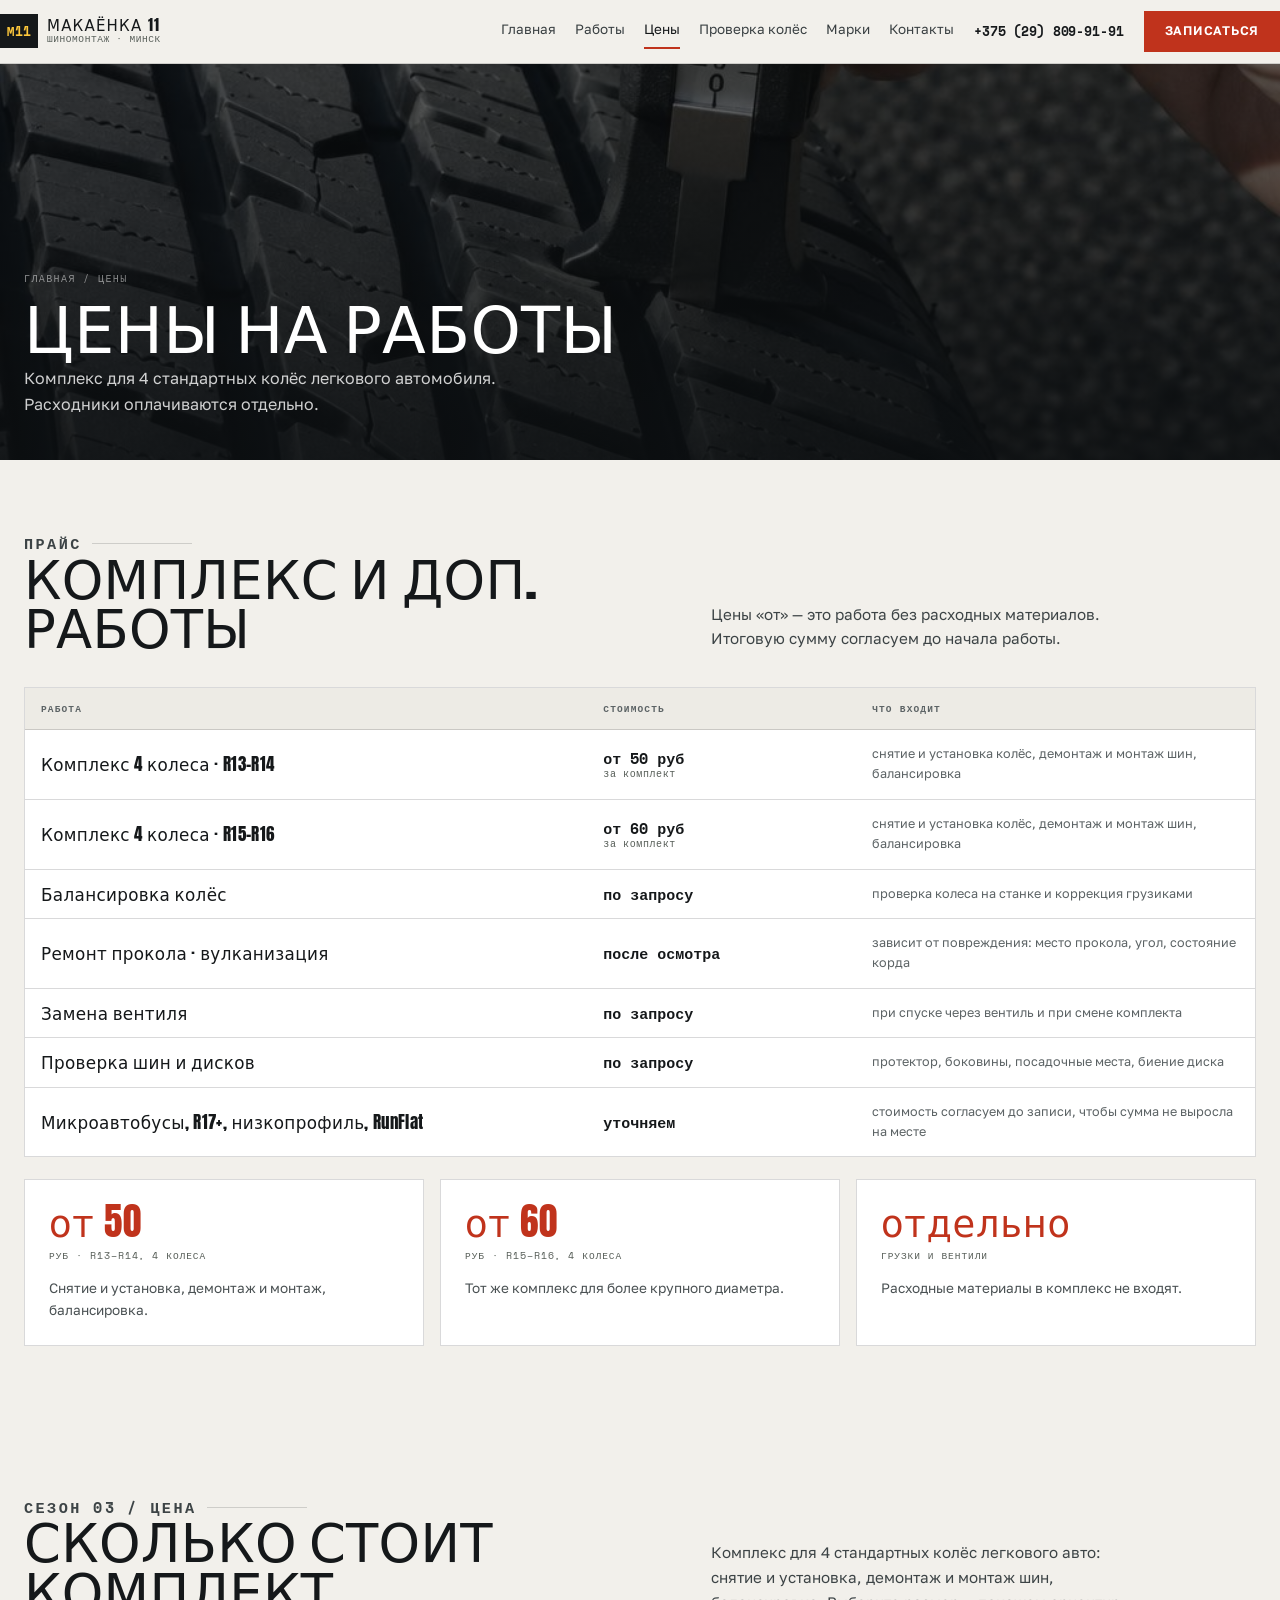
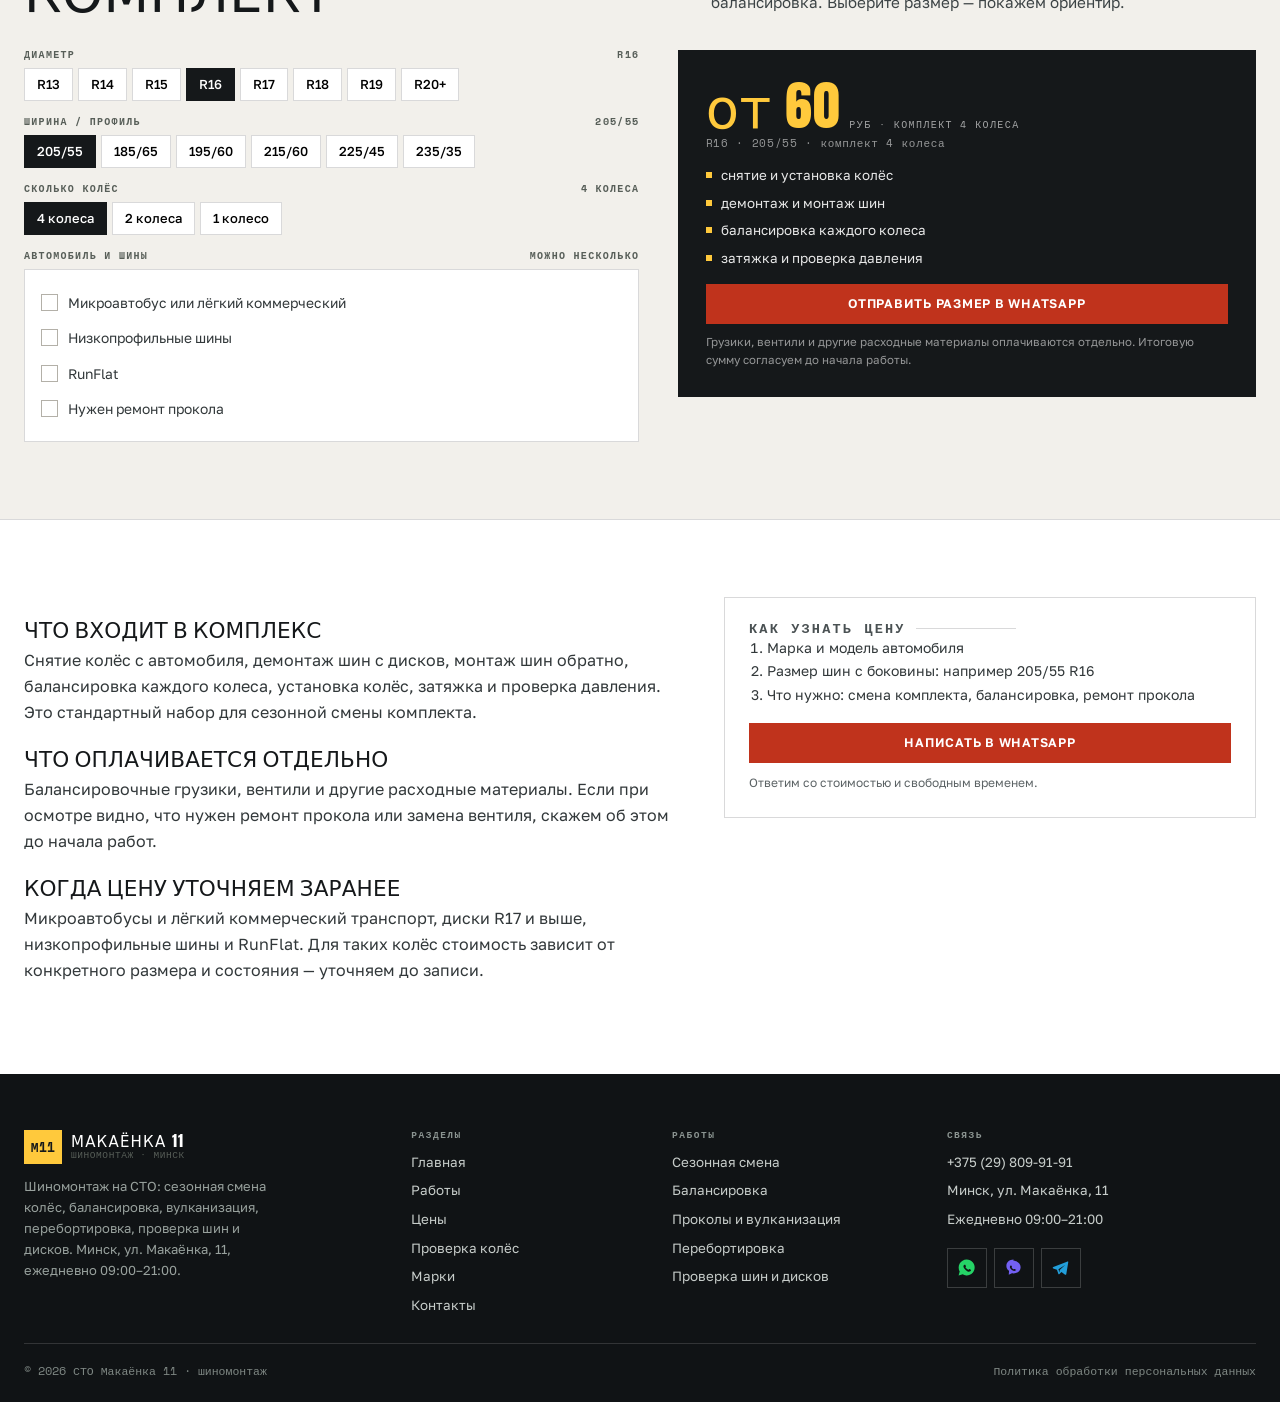
<file: ceny.html>
<!DOCTYPE html>
<html lang="ru">
<head>
<meta charset="utf-8">
<meta name="viewport" content="width=device-width, initial-scale=1">
<title>Цены — комплекс 4 колеса от 50 руб | Шиномонтаж Макаёнка 11</title>
<meta name="description" content="Комплекс для 4 стандартных колёс: R13–R14 от 50 руб, R15–R16 от 60 руб. Балансировка, ремонт прокола, замена вентиля. Расходники отдельно.">
<meta property="og:title" content="Цены — комплекс 4 колеса от 50 руб | Шиномонтаж Макаёнка 11">
<meta property="og:description" content="Комплекс для 4 стандартных колёс: R13–R14 от 50 руб, R15–R16 от 60 руб. Балансировка, ремонт прокола, замена вентиля. Расходники отдельно.">
<meta property="og:type" content="website">
<meta name="theme-color" content="#15181A">
<style>
:root{--asphalt:#15181A;--panel:#1D2124;--paper:#F2F0EB;--white:#fff;--ink:#15181A;--graph:#575E58;
--red:#C0331C;--red-d:#A82A15;--yellow:#FFC93C;--ice:#5AB0FF;--line:rgba(21,24,26,.16);
--pad:24px;--max:1300px;--disp:'Anton',Impact,system-ui,sans-serif;--body:'Golos Text',system-ui,sans-serif;--mono:'Space Mono',ui-monospace,monospace}
*{box-sizing:border-box}html{-webkit-text-size-adjust:100%}
body{margin:0;background:var(--paper);color:var(--ink);font:16px/1.62 var(--body);-webkit-font-smoothing:antialiased}
img{max-width:100%;display:block}
h1,h2,h3{margin:0;font-family:var(--disp);font-weight:400;line-height:.94;letter-spacing:.005em;text-transform:uppercase}
a{color:inherit;text-decoration:none}[hidden]{display:none!important}
.wrap{width:100%;max-width:var(--max);margin:0 auto;padding:0 var(--pad)}
.header{position:sticky;top:0;z-index:40;background:rgba(242,240,235,.95);border-bottom:1px solid var(--line);backdrop-filter:blur(10px)}
.header__in{display:flex;align-items:center;gap:20px;padding:11px 0}
.logo{display:flex;align-items:center;gap:9px}
.logo__mark{display:grid;place-items:center;min-width:38px;height:34px;padding:0 6px;background:var(--ink);color:var(--yellow);font:700 13px/1 var(--mono);letter-spacing:.02em}
.logo__txt{display:flex;flex-direction:column;line-height:1.1}
.logo__txt b{font:400 15px/1 var(--disp);letter-spacing:.08em}
.logo__txt i{font:400 9.5px/1.4 var(--mono);letter-spacing:.06em;text-transform:uppercase;color:var(--graph);font-style:normal}
.nav{display:flex;gap:19px;margin-left:auto;font-size:13.5px}
.nav a{padding:6px 0;border-bottom:2px solid transparent;color:#3A4042}
.nav a:hover,.nav a.is-on{border-color:var(--red);color:var(--ink)}
.header__tel{font:700 13px/1 var(--mono);letter-spacing:-.01em}
.btn{display:inline-flex;align-items:center;gap:9px;padding:13px 20px;font:600 12.5px/1 var(--body);letter-spacing:.06em;text-transform:uppercase;border:1px solid var(--ink);background:var(--ink);color:#fff;cursor:pointer;transition:.18s}
.btn:hover{background:#000;border-color:#000}
.btn--red{background:var(--red);border-color:var(--red)}
.btn--red:hover{background:var(--red-d);border-color:var(--red-d)}
.btn--line{background:transparent;color:var(--ink)}
.btn--line:hover{background:var(--ink);color:#fff}
.burger{display:none;width:42px;height:38px;border:1px solid var(--line);background:#fff;align-items:center;justify-content:center;flex-direction:column;gap:4px;cursor:pointer}
.burger i{display:block;width:17px;height:2px;background:var(--ink)}
.burger.is-close i:first-child{transform:rotate(45deg) translateY(3px)}
.burger.is-close i:last-child{transform:rotate(-45deg) translateY(-3px)}
.hero{position:relative;min-height:min(95svh,810px);display:flex;align-items:flex-end;color:#fff;overflow:hidden;background:#101315}
.hero__img{position:absolute;inset:0;width:100%;height:100%;object-fit:cover}
.hero::after{content:'';position:absolute;inset:0;background:linear-gradient(180deg,rgba(12,15,17,.6),rgba(12,15,17,.22) 38%,rgba(12,15,17,.72) 74%,#0E1113 100%)}
.hero__in{position:relative;z-index:2;width:100%;padding:clamp(34px,6vw,62px) 0 clamp(18px,3vw,26px)}
.hero h1{font-size:clamp(2.5rem,7.6vw,6.4rem);letter-spacing:.005em}
.hero__lede{max-width:48ch;margin:16px 0 20px;color:rgba(255,255,255,.84);font-size:clamp(.94rem,1.35vw,1.05rem)}
.hero__acts{display:flex;flex-wrap:wrap;gap:10px;margin-bottom:clamp(18px,3vw,32px)}
.hero .btn--line{border-color:rgba(255,255,255,.45);color:#fff}
.hero .btn--line:hover{background:#fff;color:var(--ink)}
.hero__facts{display:grid;grid-template-columns:repeat(4,minmax(0,1fr));border-top:1px solid rgba(255,255,255,.24)}
.hero__facts div{padding:13px 14px 0 0}
.hero__facts b{display:block;font:400 clamp(1.05rem,2vw,1.5rem)/1.05 var(--disp);letter-spacing:.01em}
.hero__facts span{font:400 9.5px/1.5 var(--mono);letter-spacing:.09em;text-transform:uppercase;color:rgba(255,255,255,.62)}
.drawer{position:fixed;inset:0;z-index:90;background:rgba(10,13,15,.74);display:none}
.drawer[data-open]{display:block}
.drawer__in{position:absolute;inset:0 0 0 auto;width:min(400px,92vw);background:var(--paper);padding:22px;overflow-y:auto}
.drawer__top{display:flex;justify-content:space-between;align-items:center;margin-bottom:18px}
.drawer__nav{display:grid;font:400 20px/1 var(--disp);text-transform:uppercase;letter-spacing:.04em}
.drawer__nav a{padding:14px 0;border-bottom:1px solid var(--line)}
.drawer__cta{width:100%;justify-content:center;margin-top:18px}
.drawer__note{font-size:12.5px;color:var(--graph);margin-top:12px}
body.is-locked{overflow:hidden}
.mbar{display:none}
@media (max-width:1024px){
.nav{display:none}.burger{display:flex}.header__tel{display:none}.header__in{gap:10px}
.hero__facts{grid-template-columns:1fr 1fr}
}
</style>
<link rel="preconnect" href="https://fonts.googleapis.com">
<link rel="preconnect" href="https://fonts.gstatic.com" crossorigin>
<link href="https://fonts.googleapis.com/css2?family=Anton&family=Golos+Text:wght@400;500;600;700&family=Space+Mono:wght@400;700&display=swap" rel="stylesheet">
<link rel="stylesheet" href="assets/css/style.css">
<link rel="icon" href="assets/img/favicon.svg" type="image/svg+xml">
</head>
<body>
<header class="header"><div class="header__in wrap">
<a class="logo" href="index.html"><span class="logo__mark">М11</span><span class="logo__txt"><b>МАКАЁНКА 11</b><i>шиномонтаж · Минск</i></span></a>
<nav class="nav" aria-label="Основное меню"><a href="index.html">Главная</a><a href="uslugi.html">Работы</a><a href="ceny.html" class="is-on">Цены</a><a href="proverka.html">Проверка колёс</a><a href="marki.html">Марки</a><a href="kontakty.html">Контакты</a></nav>
<a class="header__tel" href="tel:+375298099191">+375 (29) 809-91-91</a>
<a class="btn btn--red" href="https://wa.me/375298099191" target="_blank" rel="noopener">Записаться</a>
<button class="burger" type="button" aria-label="Меню" aria-expanded="false" aria-controls="drawer"><i></i><i></i><i></i></button>
</div></header>
<div class="drawer" id="drawer" role="dialog" aria-modal="true" aria-label="Меню" hidden>
<div class="drawer__in">
<div class="drawer__top">
<a class="logo" href="index.html"><span class="logo__mark">М11</span><span class="logo__txt"><b>МАКАЁНКА 11</b><i>шиномонтаж</i></span></a>
<button class="burger is-close" type="button" data-close aria-label="Закрыть меню"><i></i><i></i></button>
</div>
<nav class="drawer__nav"><a href="index.html">Главная</a><a href="uslugi.html">Работы</a><a href="ceny.html">Цены</a><a href="proverka.html">Проверка колёс</a><a href="marki.html">Марки</a><a href="kontakty.html">Контакты</a></nav>
<a class="btn btn--red drawer__cta" href="tel:+375298099191">Позвонить +375 (29) 809-91-91</a>
<p class="drawer__note">Минск, ул. Макаёнка, 11. Ежедневно 09:00–21:00. Запись по телефону или в мессенджере.</p>
</div></div>
<main>
<section class="phero"><img src="assets/img/tread.jpg" alt="Протектор шины" width="1600" height="900">
<div class="phero__in"><div class="wrap"><div class="crumbs"><a href="index.html">Главная</a> / Цены</div>
<h1>Цены на работы</h1><p>Комплекс для 4 стандартных колёс легкового автомобиля. Расходники оплачиваются отдельно.</p></div></div></section>
<section class="section"><div class="wrap">
<div class="sec-head"><div><p class="season-tag">прайс</p><h2 class="h2">Комплекс и доп. работы</h2></div><p>Цены «от» — это работа без расходных материалов. Итоговую сумму согласуем до начала работы.</p></div>

<div class="price">
<div class="price__row price__row--head"><span>Работа</span><span>Стоимость</span><span>Что входит</span></div>
<div class="price__row"><b>Комплекс 4 колеса · R13–R14</b><span class="sum">от 50 руб<small>за комплект</small></span><span class="note">снятие и установка колёс, демонтаж и монтаж шин, балансировка</span></div>
<div class="price__row"><b>Комплекс 4 колеса · R15–R16</b><span class="sum">от 60 руб<small>за комплект</small></span><span class="note">снятие и установка колёс, демонтаж и монтаж шин, балансировка</span></div>
<div class="price__row"><b>Балансировка колёс</b><span class="sum">по запросу</span><span class="note">проверка колеса на станке и коррекция грузиками</span></div>
<div class="price__row"><b>Ремонт прокола · вулканизация</b><span class="sum">после осмотра</span><span class="note">зависит от повреждения: место прокола, угол, состояние корда</span></div>
<div class="price__row"><b>Замена вентиля</b><span class="sum">по запросу</span><span class="note">при спуске через вентиль и при смене комплекта</span></div>
<div class="price__row"><b>Проверка шин и дисков</b><span class="sum">по запросу</span><span class="note">протектор, боковины, посадочные места, биение диска</span></div>
<div class="price__row"><b>Микроавтобусы, R17+, низкопрофиль, RunFlat</b><span class="sum">уточняем</span><span class="note">стоимость согласуем до записи, чтобы сумма не выросла на месте</span></div>
</div>

<div class="cards" style="margin-top:22px">
<div class="card fact"><b>от 50</b><span>руб · R13–R14, 4 колеса</span><p style="margin-top:10px">Снятие и установка, демонтаж и монтаж, балансировка.</p></div>
<div class="card fact"><b>от 60</b><span>руб · R15–R16, 4 колеса</span><p style="margin-top:10px">Тот же комплекс для более крупного диаметра.</p></div>
<div class="card fact"><b>отдельно</b><span>грузки и вентили</span><p style="margin-top:10px">Расходные материалы в комплекс не входят.</p></div>
</div>
</div></section>

<section class="section" id="calc"><div class="wrap">
<div class="sec-head"><div><p class="season-tag">сезон 03 / цена</p><h2 class="h2">Сколько стоит<br>комплект</h2></div>
<p>Комплекс для 4 стандартных колёс легкового авто: снятие и установка, демонтаж и монтаж шин, балансировка. Выберите размер — покажем ориентир.</p></div>
<div class="calc">
<div class="calc__ctl">
<div><div class="fld__l"><span>Диаметр</span><span id="lD">R16</span></div>
<div class="chips" id="cD">
<button class="chip" type="button" data-v="13">R13</button>
<button class="chip" type="button" data-v="14">R14</button>
<button class="chip" type="button" data-v="15">R15</button>
<button class="chip is-on" type="button" data-v="16">R16</button>
<button class="chip" type="button" data-v="17">R17</button>
<button class="chip" type="button" data-v="18">R18</button>
<button class="chip" type="button" data-v="19">R19</button>
<button class="chip" type="button" data-v="20">R20+</button>
</div></div>
<div><div class="fld__l"><span>Ширина / профиль</span><span id="lS">205/55</span></div>
<div class="chips" id="cS">
<button class="chip is-on" type="button" data-v="205/55">205/55</button>
<button class="chip" type="button" data-v="185/65">185/65</button>
<button class="chip" type="button" data-v="195/60">195/60</button>
<button class="chip" type="button" data-v="215/60">215/60</button>
<button class="chip" type="button" data-v="225/45">225/45</button>
<button class="chip" type="button" data-v="235/35">235/35</button>
</div></div>
<div><div class="fld__l"><span>Сколько колёс</span><span id="lN">4 колеса</span></div>
<div class="chips" id="cN">
<button class="chip is-on" type="button" data-v="4">4 колеса</button>
<button class="chip" type="button" data-v="2">2 колеса</button>
<button class="chip" type="button" data-v="1">1 колесо</button>
</div></div>
<div><div class="fld__l"><span>Автомобиль и шины</span><span>можно несколько</span></div>
<div class="box" id="cX">
<label class="chk"><input type="checkbox" data-k="van"><span>Микроавтобус или лёгкий коммерческий</span></label>
<label class="chk"><input type="checkbox" data-k="low"><span>Низкопрофильные шины</span></label>
<label class="chk"><input type="checkbox" data-k="runflat"><span>RunFlat</span></label>
<label class="chk"><input type="checkbox" data-k="puncture"><span>Нужен ремонт прокола</span></label>
</div></div>
</div>
<div class="calc__out">
<div class="calc__price"><b id="cPrice">от 60</b><span>руб · комплект 4 колеса</span></div>
<p class="calc__meta" id="cMeta">R16 · 205/55 · легковой</p>
<ul class="calc__list">
<li>снятие и установка колёс</li>
<li>демонтаж и монтаж шин</li>
<li>балансировка каждого колеса</li>
<li>затяжка и проверка давления</li>
</ul>
<p class="calc__flag" id="cFlag" hidden></p>
<a class="btn btn--red" href="#" target="_blank" rel="noopener" id="cSend">Отправить размер в WhatsApp</a>
<p class="calc__note">Грузики, вентили и другие расходные материалы оплачиваются отдельно. Итоговую сумму согласуем до начала работы.</p>
</div>
</div>
</div></section>

<section class="section section--white section--line"><div class="wrap"><div class="two">
<div class="prose">
<h3>Что входит в комплекс</h3>
<p>Снятие колёс с автомобиля, демонтаж шин с дисков, монтаж шин обратно, балансировка каждого колеса, установка колёс, затяжка и проверка давления. Это стандартный набор для сезонной смены комплекта.</p>
<h3>Что оплачивается отдельно</h3>
<p>Балансировочные грузики, вентили и другие расходные материалы. Если при осмотре видно, что нужен ремонт прокола или замена вентиля, скажем об этом до начала работ.</p>
<h3>Когда цену уточняем заранее</h3>
<p>Микроавтобусы и лёгкий коммерческий транспорт, диски R17 и выше, низкопрофильные шины и RunFlat. Для таких колёс стоимость зависит от конкретного размера и состояния — уточняем до записи.</p>
</div>
<div><div class="card"><p class="season-tag">как узнать цену</p>
<ol style="margin:0;padding-left:18px;color:#32383A;font-size:14px;line-height:1.7">
<li>Марка и модель автомобиля</li>
<li>Размер шин с боковины: например 205/55 R16</li>
<li>Что нужно: смена комплекта, балансировка, ремонт прокола</li>
</ol>
<a class="btn btn--red" style="width:100%;justify-content:center;margin-top:16px" href="https://wa.me/375298099191" target="_blank" rel="noopener">Написать в WhatsApp</a>
<p style="font-size:12px;color:#5C6365;margin:10px 0 0">Ответим со стоимостью и свободным временем.</p></div>
</div></div></section>
</main>
<footer class="footer"><div class="wrap">
<div class="footer__top">
<div class="footer__about"><a class="logo logo--f" href="index.html"><span class="logo__mark">М11</span><span class="logo__txt"><b>МАКАЁНКА 11</b><i>шиномонтаж · Минск</i></span></a>
<p>Шиномонтаж на СТО: сезонная смена колёс, балансировка, вулканизация, перебортировка, проверка шин и дисков. Минск, ул. Макаёнка, 11, ежедневно 09:00–21:00.</p></div>
<div><h4>Разделы</h4><ul><li><a href="index.html">Главная</a></li><li><a href="uslugi.html">Работы</a></li><li><a href="ceny.html">Цены</a></li><li><a href="proverka.html">Проверка колёс</a></li><li><a href="marki.html">Марки</a></li><li><a href="kontakty.html">Контакты</a></li></ul></div>
<div><h4>Работы</h4><ul><li><a href="uslugi.html">Сезонная смена</a></li><li><a href="uslugi.html">Балансировка</a></li><li><a href="uslugi.html">Проколы и вулканизация</a></li><li><a href="uslugi.html">Перебортировка</a></li><li><a href="uslugi.html">Проверка шин и дисков</a></li></ul></div>
<div><h4>Связь</h4><ul>
<li><a href="tel:+375298099191">+375 (29) 809-91-91</a></li>
<li><a href="https://maps.google.com/?q=%D0%9C%D0%B8%D0%BD%D1%81%D0%BA%2C+%D1%83%D0%BB%D0%B8%D1%86%D0%B0+%D0%9C%D0%B0%D0%BA%D0%B0%D1%91%D0%BD%D0%BA%D0%B0+11" target="_blank" rel="noopener">Минск, ул. Макаёнка, 11</a></li>
<li>Ежедневно 09:00–21:00</li>
<li style="margin-top:10px"><div class="msgr"><a href="https://wa.me/375298099191" target="_blank" rel="noopener" aria-label="WhatsApp" style="color:#25D366"><svg viewBox="0 0 24 24" fill="currentColor" aria-hidden="true"><path d="M12 2a10 10 0 0 0-8.6 15L2 22l5.2-1.4A10 10 0 1 0 12 2m5.3 14.1c-.2.6-1.2 1.2-1.9 1.2-.5 0-1.1 0-2-.4a11 11 0 0 1-4.4-3.9c-.5-.8-.9-1.7-.9-2.5 0-.7.4-1.4.9-1.8.2-.2.4-.3.6-.3h.5c.2 0 .4 0 .5.4l.7 1.6c0 .2 0 .3-.1.5l-.4.5c-.1.2-.2.3 0 .5a8 8 0 0 0 3.4 2.9c.2.1.4.1.5-.1l.6-.7c.1-.2.3-.2.5-.1l1.6.8c.2.1.3.2.3.4s0 .5-.1.9"/></svg></a><a href="viber://chat?number=%2B375298099191" aria-label="Viber" style="color:#7360F2"><svg viewBox="0 0 24 24" fill="currentColor" aria-hidden="true"><path d="M12 2C7 2 3 5.6 3 10c0 2.5 1.3 4.7 3.4 6.1L6 21l4-1.6c.6.1 1.3.2 2 .2 5 0 9-3.6 9-8s-4-8-9-8m3.6 11.3c-.4.9-1.9 1.6-2.7 1.5-2.4-.3-4.6-2.1-5.4-4.4-.3-.8.2-2 1-2.4.3-.2.7 0 .9.3l.7 1.2c.1.3 0 .5-.2.7-.3.2-.2.5.1.9.6.8 1.2 1.2 1.9 1.5.4.2.6 0 .8-.2s.4-.3.7-.2l1.3.6c.3.2.3.6.2.9"/></svg></a><a href="https://t.me/+375298099191" target="_blank" rel="noopener" aria-label="Telegram" style="color:#229ED9"><svg viewBox="0 0 24 24" fill="currentColor" aria-hidden="true"><path d="M21.8 4.2 2.9 11.4c-.9.3-.9 1.5 0 1.8l4.6 1.5 1.7 5.3c.2.7 1 .9 1.5.3l2.5-2.6 4.6 3.4c.6.4 1.4 0 1.5-.7l2.5-15c.1-.8-.6-1.4-1.5-1.2M9.4 14.3l8.4-5.6-6.8 6.6-.2 3z"/></svg></a></div></li>
</ul></div>
</div>
<div class="footer__bottom"><span>© <span id="yr">2026</span> СТО Макаёнка 11 · шиномонтаж</span>
<span><a href="politika.html">Политика обработки персональных данных</a></span></div>
</div></footer>
<div class="mbar" role="navigation" aria-label="Быстрая связь">
<a href="tel:+375298099191"><svg viewBox="0 0 24 24" fill="currentColor" aria-hidden="true"><path d="M6.6 10.8a15.5 15.5 0 0 0 6.6 6.6l2.2-2.2a1 1 0 0 1 1-.24c1.1.36 2.3.56 3.5.56a1 1 0 0 1 1 1V20a1 1 0 0 1-1 1A17 17 0 0 1 3 4a1 1 0 0 1 1-1h3.5a1 1 0 0 1 1 1c0 1.2.2 2.4.56 3.5a1 1 0 0 1-.25 1z"/></svg>Позвонить</a>
<a href="https://wa.me/375298099191" target="_blank" rel="noopener"><svg viewBox="0 0 24 24" fill="currentColor" aria-hidden="true"><path d="M12 2a10 10 0 0 0-8.6 15L2 22l5.2-1.4A10 10 0 1 0 12 2m5.3 14.1c-.2.6-1.2 1.2-1.9 1.2-.5 0-1.1 0-2-.4a11 11 0 0 1-4.4-3.9c-.5-.8-.9-1.7-.9-2.5 0-.7.4-1.4.9-1.8.2-.2.4-.3.6-.3h.5c.2 0 .4 0 .5.4l.7 1.6c0 .2 0 .3-.1.5l-.4.5c-.1.2-.2.3 0 .5a8 8 0 0 0 3.4 2.9c.2.1.4.1.5-.1l.6-.7c.1-.2.3-.2.5-.1l1.6.8c.2.1.3.2.3.4s0 .5-.1.9"/></svg>WhatsApp</a>
<a href="viber://chat?number=%2B375298099191"><svg viewBox="0 0 24 24" fill="currentColor" aria-hidden="true"><path d="M12 2C7 2 3 5.6 3 10c0 2.5 1.3 4.7 3.4 6.1L6 21l4-1.6c.6.1 1.3.2 2 .2 5 0 9-3.6 9-8s-4-8-9-8m3.6 11.3c-.4.9-1.9 1.6-2.7 1.5-2.4-.3-4.6-2.1-5.4-4.4-.3-.8.2-2 1-2.4.3-.2.7 0 .9.3l.7 1.2c.1.3 0 .5-.2.7-.3.2-.2.5.1.9.6.8 1.2 1.2 1.9 1.5.4.2.6 0 .8-.2s.4-.3.7-.2l1.3.6c.3.2.3.6.2.9"/></svg>Viber</a>
<a href="https://t.me/+375298099191" target="_blank" rel="noopener"><svg viewBox="0 0 24 24" fill="currentColor" aria-hidden="true"><path d="M21.8 4.2 2.9 11.4c-.9.3-.9 1.5 0 1.8l4.6 1.5 1.7 5.3c.2.7 1 .9 1.5.3l2.5-2.6 4.6 3.4c.6.4 1.4 0 1.5-.7l2.5-15c.1-.8-.6-1.4-1.5-1.2M9.4 14.3l8.4-5.6-6.8 6.6-.2 3z"/></svg>Telegram</a>
</div>
<script src="assets/js/main.js"></script>
</body>
</html>
</file>
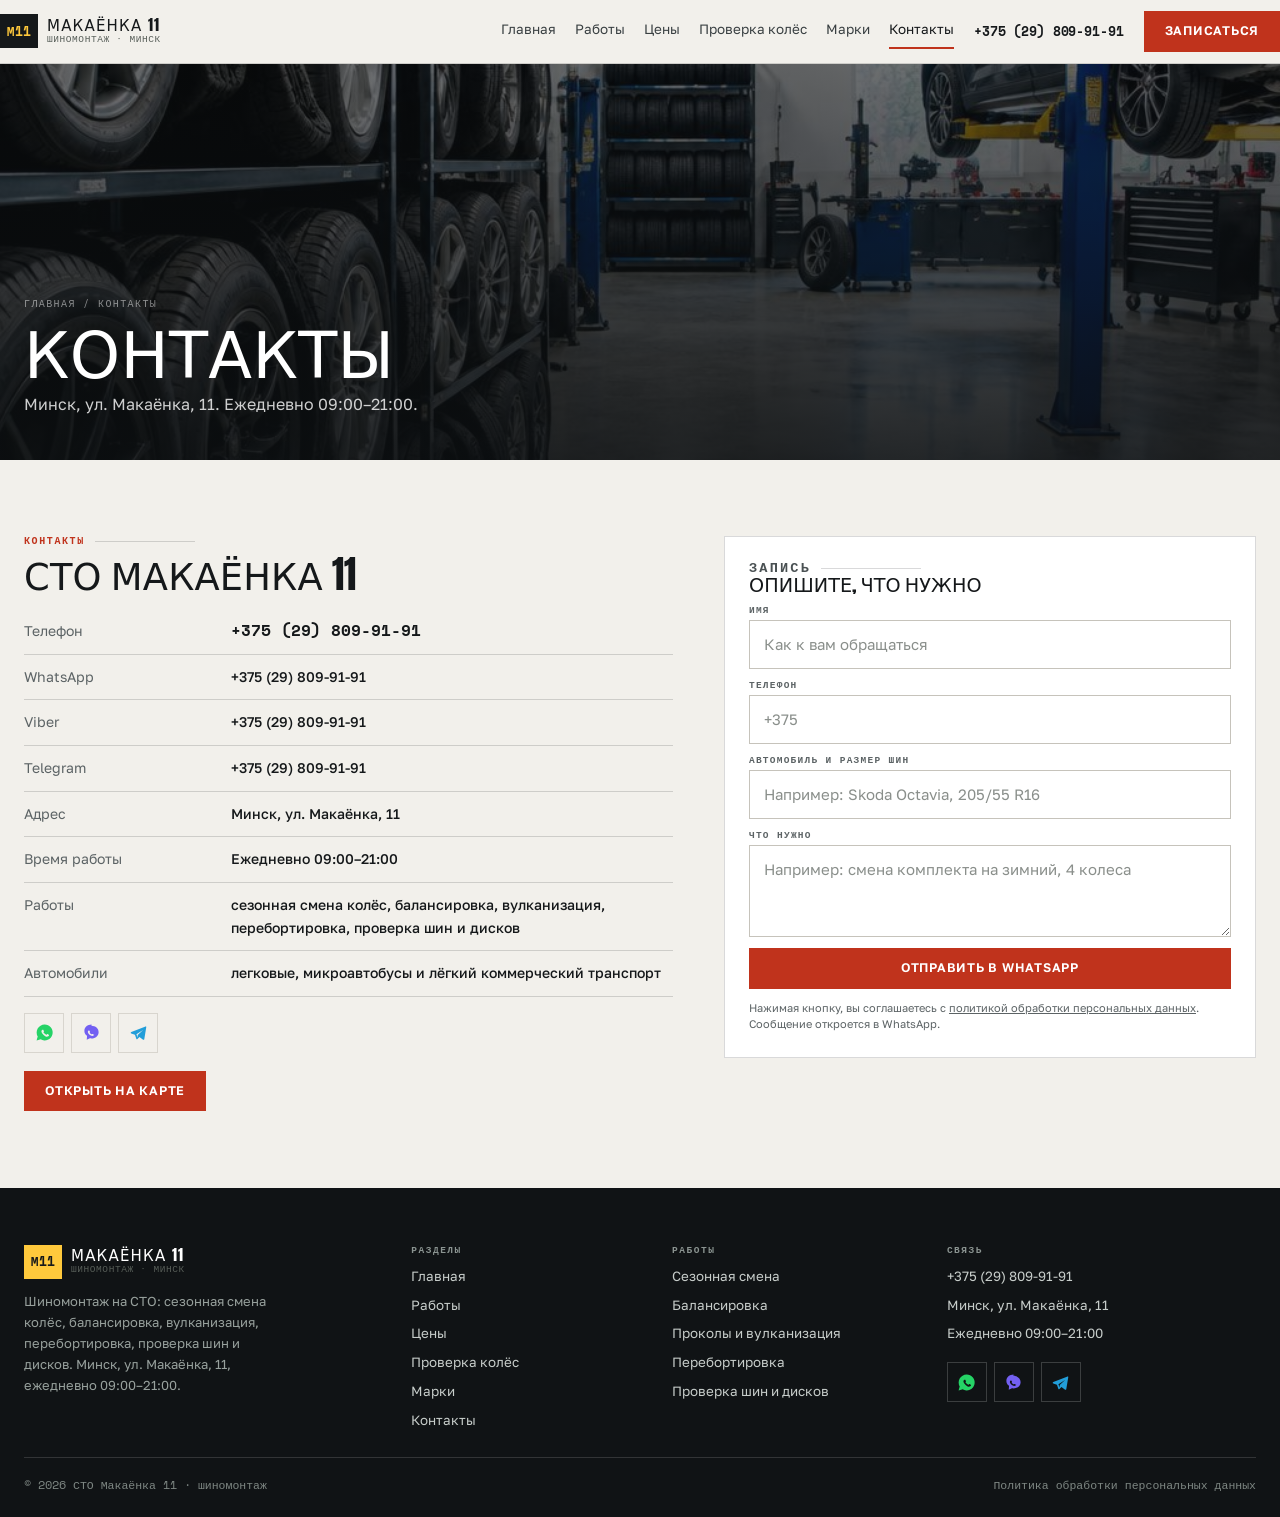
<file: kontakty.html>
<!DOCTYPE html>
<html lang="ru">
<head>
<meta charset="utf-8">
<meta name="viewport" content="width=device-width, initial-scale=1">
<title>Контакты — шиномонтаж Минск, ул. Макаёнка, 11</title>
<meta name="description" content="Телефон +375 (29) 809-91-91, WhatsApp, Viber, Telegram. Минск, ул. Макаёнка, 11, ежедневно 09:00–21:00.">
<meta property="og:title" content="Контакты — шиномонтаж Минск, ул. Макаёнка, 11">
<meta property="og:description" content="Телефон +375 (29) 809-91-91, WhatsApp, Viber, Telegram. Минск, ул. Макаёнка, 11, ежедневно 09:00–21:00.">
<meta property="og:type" content="website">
<meta name="theme-color" content="#15181A">
<style>
:root{--asphalt:#15181A;--panel:#1D2124;--paper:#F2F0EB;--white:#fff;--ink:#15181A;--graph:#575E58;
--red:#C0331C;--red-d:#A82A15;--yellow:#FFC93C;--ice:#5AB0FF;--line:rgba(21,24,26,.16);
--pad:24px;--max:1300px;--disp:'Anton',Impact,system-ui,sans-serif;--body:'Golos Text',system-ui,sans-serif;--mono:'Space Mono',ui-monospace,monospace}
*{box-sizing:border-box}html{-webkit-text-size-adjust:100%}
body{margin:0;background:var(--paper);color:var(--ink);font:16px/1.62 var(--body);-webkit-font-smoothing:antialiased}
img{max-width:100%;display:block}
h1,h2,h3{margin:0;font-family:var(--disp);font-weight:400;line-height:.94;letter-spacing:.005em;text-transform:uppercase}
a{color:inherit;text-decoration:none}[hidden]{display:none!important}
.wrap{width:100%;max-width:var(--max);margin:0 auto;padding:0 var(--pad)}
.header{position:sticky;top:0;z-index:40;background:rgba(242,240,235,.95);border-bottom:1px solid var(--line);backdrop-filter:blur(10px)}
.header__in{display:flex;align-items:center;gap:20px;padding:11px 0}
.logo{display:flex;align-items:center;gap:9px}
.logo__mark{display:grid;place-items:center;min-width:38px;height:34px;padding:0 6px;background:var(--ink);color:var(--yellow);font:700 13px/1 var(--mono);letter-spacing:.02em}
.logo__txt{display:flex;flex-direction:column;line-height:1.1}
.logo__txt b{font:400 15px/1 var(--disp);letter-spacing:.08em}
.logo__txt i{font:400 9.5px/1.4 var(--mono);letter-spacing:.06em;text-transform:uppercase;color:var(--graph);font-style:normal}
.nav{display:flex;gap:19px;margin-left:auto;font-size:13.5px}
.nav a{padding:6px 0;border-bottom:2px solid transparent;color:#3A4042}
.nav a:hover,.nav a.is-on{border-color:var(--red);color:var(--ink)}
.header__tel{font:700 13px/1 var(--mono);letter-spacing:-.01em}
.btn{display:inline-flex;align-items:center;gap:9px;padding:13px 20px;font:600 12.5px/1 var(--body);letter-spacing:.06em;text-transform:uppercase;border:1px solid var(--ink);background:var(--ink);color:#fff;cursor:pointer;transition:.18s}
.btn:hover{background:#000;border-color:#000}
.btn--red{background:var(--red);border-color:var(--red)}
.btn--red:hover{background:var(--red-d);border-color:var(--red-d)}
.btn--line{background:transparent;color:var(--ink)}
.btn--line:hover{background:var(--ink);color:#fff}
.burger{display:none;width:42px;height:38px;border:1px solid var(--line);background:#fff;align-items:center;justify-content:center;flex-direction:column;gap:4px;cursor:pointer}
.burger i{display:block;width:17px;height:2px;background:var(--ink)}
.burger.is-close i:first-child{transform:rotate(45deg) translateY(3px)}
.burger.is-close i:last-child{transform:rotate(-45deg) translateY(-3px)}
.hero{position:relative;min-height:min(95svh,810px);display:flex;align-items:flex-end;color:#fff;overflow:hidden;background:#101315}
.hero__img{position:absolute;inset:0;width:100%;height:100%;object-fit:cover}
.hero::after{content:'';position:absolute;inset:0;background:linear-gradient(180deg,rgba(12,15,17,.6),rgba(12,15,17,.22) 38%,rgba(12,15,17,.72) 74%,#0E1113 100%)}
.hero__in{position:relative;z-index:2;width:100%;padding:clamp(34px,6vw,62px) 0 clamp(18px,3vw,26px)}
.hero h1{font-size:clamp(2.5rem,7.6vw,6.4rem);letter-spacing:.005em}
.hero__lede{max-width:48ch;margin:16px 0 20px;color:rgba(255,255,255,.84);font-size:clamp(.94rem,1.35vw,1.05rem)}
.hero__acts{display:flex;flex-wrap:wrap;gap:10px;margin-bottom:clamp(18px,3vw,32px)}
.hero .btn--line{border-color:rgba(255,255,255,.45);color:#fff}
.hero .btn--line:hover{background:#fff;color:var(--ink)}
.hero__facts{display:grid;grid-template-columns:repeat(4,minmax(0,1fr));border-top:1px solid rgba(255,255,255,.24)}
.hero__facts div{padding:13px 14px 0 0}
.hero__facts b{display:block;font:400 clamp(1.05rem,2vw,1.5rem)/1.05 var(--disp);letter-spacing:.01em}
.hero__facts span{font:400 9.5px/1.5 var(--mono);letter-spacing:.09em;text-transform:uppercase;color:rgba(255,255,255,.62)}
.drawer{position:fixed;inset:0;z-index:90;background:rgba(10,13,15,.74);display:none}
.drawer[data-open]{display:block}
.drawer__in{position:absolute;inset:0 0 0 auto;width:min(400px,92vw);background:var(--paper);padding:22px;overflow-y:auto}
.drawer__top{display:flex;justify-content:space-between;align-items:center;margin-bottom:18px}
.drawer__nav{display:grid;font:400 20px/1 var(--disp);text-transform:uppercase;letter-spacing:.04em}
.drawer__nav a{padding:14px 0;border-bottom:1px solid var(--line)}
.drawer__cta{width:100%;justify-content:center;margin-top:18px}
.drawer__note{font-size:12.5px;color:var(--graph);margin-top:12px}
body.is-locked{overflow:hidden}
.mbar{display:none}
@media (max-width:1024px){
.nav{display:none}.burger{display:flex}.header__tel{display:none}.header__in{gap:10px}
.hero__facts{grid-template-columns:1fr 1fr}
}
</style>
<link rel="preconnect" href="https://fonts.googleapis.com">
<link rel="preconnect" href="https://fonts.gstatic.com" crossorigin>
<link href="https://fonts.googleapis.com/css2?family=Anton&family=Golos+Text:wght@400;500;600;700&family=Space+Mono:wght@400;700&display=swap" rel="stylesheet">
<link rel="stylesheet" href="assets/css/style.css">
<link rel="icon" href="assets/img/favicon.svg" type="image/svg+xml">
</head>
<body>
<header class="header"><div class="header__in wrap">
<a class="logo" href="index.html"><span class="logo__mark">М11</span><span class="logo__txt"><b>МАКАЁНКА 11</b><i>шиномонтаж · Минск</i></span></a>
<nav class="nav" aria-label="Основное меню"><a href="index.html">Главная</a><a href="uslugi.html">Работы</a><a href="ceny.html">Цены</a><a href="proverka.html">Проверка колёс</a><a href="marki.html">Марки</a><a href="kontakty.html" class="is-on">Контакты</a></nav>
<a class="header__tel" href="tel:+375298099191">+375 (29) 809-91-91</a>
<a class="btn btn--red" href="https://wa.me/375298099191" target="_blank" rel="noopener">Записаться</a>
<button class="burger" type="button" aria-label="Меню" aria-expanded="false" aria-controls="drawer"><i></i><i></i><i></i></button>
</div></header>
<div class="drawer" id="drawer" role="dialog" aria-modal="true" aria-label="Меню" hidden>
<div class="drawer__in">
<div class="drawer__top">
<a class="logo" href="index.html"><span class="logo__mark">М11</span><span class="logo__txt"><b>МАКАЁНКА 11</b><i>шиномонтаж</i></span></a>
<button class="burger is-close" type="button" data-close aria-label="Закрыть меню"><i></i><i></i></button>
</div>
<nav class="drawer__nav"><a href="index.html">Главная</a><a href="uslugi.html">Работы</a><a href="ceny.html">Цены</a><a href="proverka.html">Проверка колёс</a><a href="marki.html">Марки</a><a href="kontakty.html">Контакты</a></nav>
<a class="btn btn--red drawer__cta" href="tel:+375298099191">Позвонить +375 (29) 809-91-91</a>
<p class="drawer__note">Минск, ул. Макаёнка, 11. Ежедневно 09:00–21:00. Запись по телефону или в мессенджере.</p>
</div></div>
<main>
<section class="phero"><img src="assets/img/bay.jpg" alt="Бокс шиномонтажа" width="1600" height="900">
<div class="phero__in"><div class="wrap"><div class="crumbs"><a href="index.html">Главная</a> / Контакты</div>
<h1>Контакты</h1><p>Минск, ул. Макаёнка, 11. Ежедневно 09:00–21:00.</p></div></div></section>
<section class="section"><div class="wrap"><div class="two">
<div>
<p class="season-tag">контакты</p>
<h2 class="h2" style="font-size:clamp(1.6rem,3.2vw,2.3rem);margin-bottom:16px">СТО Макаёнка 11</h2>
<dl class="dl">
<div><dt>Телефон</dt><dd><a href="tel:+375298099191" style="font:700 16px/1 var(--mono)">+375 (29) 809-91-91</a></dd></div>
<div><dt>WhatsApp</dt><dd><a href="https://wa.me/375298099191" target="_blank" rel="noopener">+375 (29) 809-91-91</a></dd></div>
<div><dt>Viber</dt><dd><a href="viber://chat?number=%2B375298099191">+375 (29) 809-91-91</a></dd></div>
<div><dt>Telegram</dt><dd><a href="https://t.me/+375298099191" target="_blank" rel="noopener">+375 (29) 809-91-91</a></dd></div>
<div><dt>Адрес</dt><dd>Минск, ул. Макаёнка, 11</dd></div>
<div><dt>Время работы</dt><dd>Ежедневно 09:00–21:00</dd></div>
<div><dt>Работы</dt><dd>сезонная смена колёс, балансировка, вулканизация, перебортировка, проверка шин и дисков</dd></div>
<div><dt>Автомобили</dt><dd>легковые, микроавтобусы и лёгкий коммерческий транспорт</dd></div>
</dl>
<div class="msgr" style="margin-top:16px"><a href="https://wa.me/375298099191" target="_blank" rel="noopener" aria-label="WhatsApp" style="color:#25D366;border-color:#D8D5CE"><svg viewBox="0 0 24 24" fill="currentColor" aria-hidden="true"><path d="M12 2a10 10 0 0 0-8.6 15L2 22l5.2-1.4A10 10 0 1 0 12 2m5.3 14.1c-.2.6-1.2 1.2-1.9 1.2-.5 0-1.1 0-2-.4a11 11 0 0 1-4.4-3.9c-.5-.8-.9-1.7-.9-2.5 0-.7.4-1.4.9-1.8.2-.2.4-.3.6-.3h.5c.2 0 .4 0 .5.4l.7 1.6c0 .2 0 .3-.1.5l-.4.5c-.1.2-.2.3 0 .5a8 8 0 0 0 3.4 2.9c.2.1.4.1.5-.1l.6-.7c.1-.2.3-.2.5-.1l1.6.8c.2.1.3.2.3.4s0 .5-.1.9"/></svg></a><a href="viber://chat?number=%2B375298099191" aria-label="Viber" style="color:#7360F2;border-color:#D8D5CE"><svg viewBox="0 0 24 24" fill="currentColor" aria-hidden="true"><path d="M12 2C7 2 3 5.6 3 10c0 2.5 1.3 4.7 3.4 6.1L6 21l4-1.6c.6.1 1.3.2 2 .2 5 0 9-3.6 9-8s-4-8-9-8m3.6 11.3c-.4.9-1.9 1.6-2.7 1.5-2.4-.3-4.6-2.1-5.4-4.4-.3-.8.2-2 1-2.4.3-.2.7 0 .9.3l.7 1.2c.1.3 0 .5-.2.7-.3.2-.2.5.1.9.6.8 1.2 1.2 1.9 1.5.4.2.6 0 .8-.2s.4-.3.7-.2l1.3.6c.3.2.3.6.2.9"/></svg></a><a href="https://t.me/+375298099191" target="_blank" rel="noopener" aria-label="Telegram" style="color:#229ED9;border-color:#D8D5CE"><svg viewBox="0 0 24 24" fill="currentColor" aria-hidden="true"><path d="M21.8 4.2 2.9 11.4c-.9.3-.9 1.5 0 1.8l4.6 1.5 1.7 5.3c.2.7 1 .9 1.5.3l2.5-2.6 4.6 3.4c.6.4 1.4 0 1.5-.7l2.5-15c.1-.8-.6-1.4-1.5-1.2M9.4 14.3l8.4-5.6-6.8 6.6-.2 3z"/></svg></a></div>
<a class="btn btn--red" style="margin-top:18px" href="https://maps.google.com/?q=%D0%9C%D0%B8%D0%BD%D1%81%D0%BA%2C+%D1%83%D0%BB%D0%B8%D1%86%D0%B0+%D0%9C%D0%B0%D0%BA%D0%B0%D1%91%D0%BD%D0%BA%D0%B0+11" target="_blank" rel="noopener">Открыть на карте</a>
</div>
<div class="card">
<p class="season-tag">запись</p>
<h3 style="font-size:1.2rem;margin-bottom:12px">Опишите, что нужно</h3>
<form class="form" id="lead">
<label>Имя<input type="text" id="lName" placeholder="Как к вам обращаться" required></label>
<label>Телефон<input type="tel" id="lTel" placeholder="+375" required></label>
<label>Автомобиль и размер шин<input type="text" id="lCar" placeholder="Например: Skoda Octavia, 205/55 R16"></label>
<label>Что нужно<textarea id="lTask" placeholder="Например: смена комплекта на зимний, 4 колеса"></textarea></label>
<button class="btn btn--red" type="submit" style="justify-content:center">Отправить в WhatsApp</button>
<p style="font-size:11px;color:#5C6365;margin:0;line-height:1.5">Нажимая кнопку, вы соглашаетесь с <a href="politika.html" style="text-decoration:underline">политикой обработки персональных данных</a>. Сообщение откроется в WhatsApp.</p>
</form>
</div>
</div></div></section>
</main>
<footer class="footer"><div class="wrap">
<div class="footer__top">
<div class="footer__about"><a class="logo logo--f" href="index.html"><span class="logo__mark">М11</span><span class="logo__txt"><b>МАКАЁНКА 11</b><i>шиномонтаж · Минск</i></span></a>
<p>Шиномонтаж на СТО: сезонная смена колёс, балансировка, вулканизация, перебортировка, проверка шин и дисков. Минск, ул. Макаёнка, 11, ежедневно 09:00–21:00.</p></div>
<div><h4>Разделы</h4><ul><li><a href="index.html">Главная</a></li><li><a href="uslugi.html">Работы</a></li><li><a href="ceny.html">Цены</a></li><li><a href="proverka.html">Проверка колёс</a></li><li><a href="marki.html">Марки</a></li><li><a href="kontakty.html">Контакты</a></li></ul></div>
<div><h4>Работы</h4><ul><li><a href="uslugi.html">Сезонная смена</a></li><li><a href="uslugi.html">Балансировка</a></li><li><a href="uslugi.html">Проколы и вулканизация</a></li><li><a href="uslugi.html">Перебортировка</a></li><li><a href="uslugi.html">Проверка шин и дисков</a></li></ul></div>
<div><h4>Связь</h4><ul>
<li><a href="tel:+375298099191">+375 (29) 809-91-91</a></li>
<li><a href="https://maps.google.com/?q=%D0%9C%D0%B8%D0%BD%D1%81%D0%BA%2C+%D1%83%D0%BB%D0%B8%D1%86%D0%B0+%D0%9C%D0%B0%D0%BA%D0%B0%D1%91%D0%BD%D0%BA%D0%B0+11" target="_blank" rel="noopener">Минск, ул. Макаёнка, 11</a></li>
<li>Ежедневно 09:00–21:00</li>
<li style="margin-top:10px"><div class="msgr"><a href="https://wa.me/375298099191" target="_blank" rel="noopener" aria-label="WhatsApp" style="color:#25D366"><svg viewBox="0 0 24 24" fill="currentColor" aria-hidden="true"><path d="M12 2a10 10 0 0 0-8.6 15L2 22l5.2-1.4A10 10 0 1 0 12 2m5.3 14.1c-.2.6-1.2 1.2-1.9 1.2-.5 0-1.1 0-2-.4a11 11 0 0 1-4.4-3.9c-.5-.8-.9-1.7-.9-2.5 0-.7.4-1.4.9-1.8.2-.2.4-.3.6-.3h.5c.2 0 .4 0 .5.4l.7 1.6c0 .2 0 .3-.1.5l-.4.5c-.1.2-.2.3 0 .5a8 8 0 0 0 3.4 2.9c.2.1.4.1.5-.1l.6-.7c.1-.2.3-.2.5-.1l1.6.8c.2.1.3.2.3.4s0 .5-.1.9"/></svg></a><a href="viber://chat?number=%2B375298099191" aria-label="Viber" style="color:#7360F2"><svg viewBox="0 0 24 24" fill="currentColor" aria-hidden="true"><path d="M12 2C7 2 3 5.6 3 10c0 2.5 1.3 4.7 3.4 6.1L6 21l4-1.6c.6.1 1.3.2 2 .2 5 0 9-3.6 9-8s-4-8-9-8m3.6 11.3c-.4.9-1.9 1.6-2.7 1.5-2.4-.3-4.6-2.1-5.4-4.4-.3-.8.2-2 1-2.4.3-.2.7 0 .9.3l.7 1.2c.1.3 0 .5-.2.7-.3.2-.2.5.1.9.6.8 1.2 1.2 1.9 1.5.4.2.6 0 .8-.2s.4-.3.7-.2l1.3.6c.3.2.3.6.2.9"/></svg></a><a href="https://t.me/+375298099191" target="_blank" rel="noopener" aria-label="Telegram" style="color:#229ED9"><svg viewBox="0 0 24 24" fill="currentColor" aria-hidden="true"><path d="M21.8 4.2 2.9 11.4c-.9.3-.9 1.5 0 1.8l4.6 1.5 1.7 5.3c.2.7 1 .9 1.5.3l2.5-2.6 4.6 3.4c.6.4 1.4 0 1.5-.7l2.5-15c.1-.8-.6-1.4-1.5-1.2M9.4 14.3l8.4-5.6-6.8 6.6-.2 3z"/></svg></a></div></li>
</ul></div>
</div>
<div class="footer__bottom"><span>© <span id="yr">2026</span> СТО Макаёнка 11 · шиномонтаж</span>
<span><a href="politika.html">Политика обработки персональных данных</a></span></div>
</div></footer>
<div class="mbar" role="navigation" aria-label="Быстрая связь">
<a href="tel:+375298099191"><svg viewBox="0 0 24 24" fill="currentColor" aria-hidden="true"><path d="M6.6 10.8a15.5 15.5 0 0 0 6.6 6.6l2.2-2.2a1 1 0 0 1 1-.24c1.1.36 2.3.56 3.5.56a1 1 0 0 1 1 1V20a1 1 0 0 1-1 1A17 17 0 0 1 3 4a1 1 0 0 1 1-1h3.5a1 1 0 0 1 1 1c0 1.2.2 2.4.56 3.5a1 1 0 0 1-.25 1z"/></svg>Позвонить</a>
<a href="https://wa.me/375298099191" target="_blank" rel="noopener"><svg viewBox="0 0 24 24" fill="currentColor" aria-hidden="true"><path d="M12 2a10 10 0 0 0-8.6 15L2 22l5.2-1.4A10 10 0 1 0 12 2m5.3 14.1c-.2.6-1.2 1.2-1.9 1.2-.5 0-1.1 0-2-.4a11 11 0 0 1-4.4-3.9c-.5-.8-.9-1.7-.9-2.5 0-.7.4-1.4.9-1.8.2-.2.4-.3.6-.3h.5c.2 0 .4 0 .5.4l.7 1.6c0 .2 0 .3-.1.5l-.4.5c-.1.2-.2.3 0 .5a8 8 0 0 0 3.4 2.9c.2.1.4.1.5-.1l.6-.7c.1-.2.3-.2.5-.1l1.6.8c.2.1.3.2.3.4s0 .5-.1.9"/></svg>WhatsApp</a>
<a href="viber://chat?number=%2B375298099191"><svg viewBox="0 0 24 24" fill="currentColor" aria-hidden="true"><path d="M12 2C7 2 3 5.6 3 10c0 2.5 1.3 4.7 3.4 6.1L6 21l4-1.6c.6.1 1.3.2 2 .2 5 0 9-3.6 9-8s-4-8-9-8m3.6 11.3c-.4.9-1.9 1.6-2.7 1.5-2.4-.3-4.6-2.1-5.4-4.4-.3-.8.2-2 1-2.4.3-.2.7 0 .9.3l.7 1.2c.1.3 0 .5-.2.7-.3.2-.2.5.1.9.6.8 1.2 1.2 1.9 1.5.4.2.6 0 .8-.2s.4-.3.7-.2l1.3.6c.3.2.3.6.2.9"/></svg>Viber</a>
<a href="https://t.me/+375298099191" target="_blank" rel="noopener"><svg viewBox="0 0 24 24" fill="currentColor" aria-hidden="true"><path d="M21.8 4.2 2.9 11.4c-.9.3-.9 1.5 0 1.8l4.6 1.5 1.7 5.3c.2.7 1 .9 1.5.3l2.5-2.6 4.6 3.4c.6.4 1.4 0 1.5-.7l2.5-15c.1-.8-.6-1.4-1.5-1.2M9.4 14.3l8.4-5.6-6.8 6.6-.2 3z"/></svg>Telegram</a>
</div>
<script src="assets/js/main.js"></script>
</body>
</html>
</file>
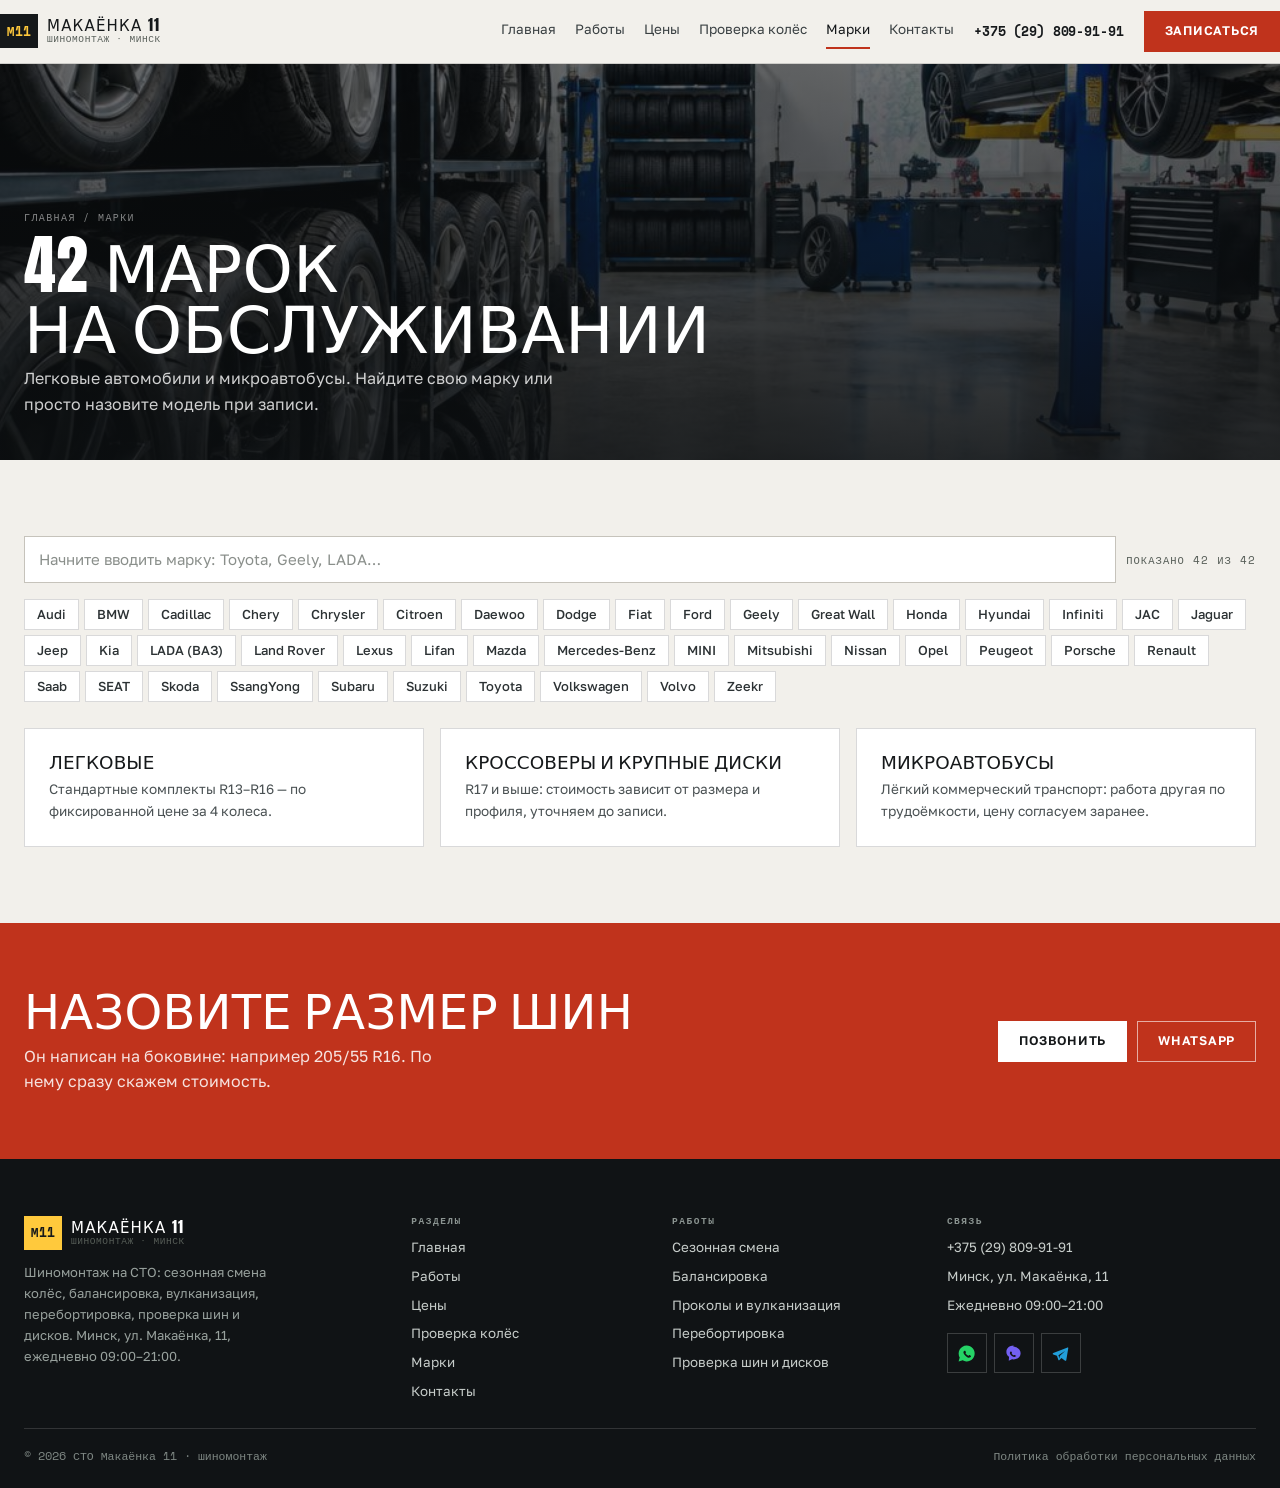
<file: marki.html>
<!DOCTYPE html>
<html lang="ru">
<head>
<meta charset="utf-8">
<meta name="viewport" content="width=device-width, initial-scale=1">
<title>Марки авто на обслуживании — шиномонтаж Макаёнка 11</title>
<meta name="description" content="Audi, BMW, Toyota, Volkswagen, Geely, LADA, Kia и другие: шиномонтаж для легковых и микроавтобусов в Минске.">
<meta property="og:title" content="Марки авто на обслуживании — шиномонтаж Макаёнка 11">
<meta property="og:description" content="Audi, BMW, Toyota, Volkswagen, Geely, LADA, Kia и другие: шиномонтаж для легковых и микроавтобусов в Минске.">
<meta property="og:type" content="website">
<meta name="theme-color" content="#15181A">
<style>
:root{--asphalt:#15181A;--panel:#1D2124;--paper:#F2F0EB;--white:#fff;--ink:#15181A;--graph:#575E58;
--red:#C0331C;--red-d:#A82A15;--yellow:#FFC93C;--ice:#5AB0FF;--line:rgba(21,24,26,.16);
--pad:24px;--max:1300px;--disp:'Anton',Impact,system-ui,sans-serif;--body:'Golos Text',system-ui,sans-serif;--mono:'Space Mono',ui-monospace,monospace}
*{box-sizing:border-box}html{-webkit-text-size-adjust:100%}
body{margin:0;background:var(--paper);color:var(--ink);font:16px/1.62 var(--body);-webkit-font-smoothing:antialiased}
img{max-width:100%;display:block}
h1,h2,h3{margin:0;font-family:var(--disp);font-weight:400;line-height:.94;letter-spacing:.005em;text-transform:uppercase}
a{color:inherit;text-decoration:none}[hidden]{display:none!important}
.wrap{width:100%;max-width:var(--max);margin:0 auto;padding:0 var(--pad)}
.header{position:sticky;top:0;z-index:40;background:rgba(242,240,235,.95);border-bottom:1px solid var(--line);backdrop-filter:blur(10px)}
.header__in{display:flex;align-items:center;gap:20px;padding:11px 0}
.logo{display:flex;align-items:center;gap:9px}
.logo__mark{display:grid;place-items:center;min-width:38px;height:34px;padding:0 6px;background:var(--ink);color:var(--yellow);font:700 13px/1 var(--mono);letter-spacing:.02em}
.logo__txt{display:flex;flex-direction:column;line-height:1.1}
.logo__txt b{font:400 15px/1 var(--disp);letter-spacing:.08em}
.logo__txt i{font:400 9.5px/1.4 var(--mono);letter-spacing:.06em;text-transform:uppercase;color:var(--graph);font-style:normal}
.nav{display:flex;gap:19px;margin-left:auto;font-size:13.5px}
.nav a{padding:6px 0;border-bottom:2px solid transparent;color:#3A4042}
.nav a:hover,.nav a.is-on{border-color:var(--red);color:var(--ink)}
.header__tel{font:700 13px/1 var(--mono);letter-spacing:-.01em}
.btn{display:inline-flex;align-items:center;gap:9px;padding:13px 20px;font:600 12.5px/1 var(--body);letter-spacing:.06em;text-transform:uppercase;border:1px solid var(--ink);background:var(--ink);color:#fff;cursor:pointer;transition:.18s}
.btn:hover{background:#000;border-color:#000}
.btn--red{background:var(--red);border-color:var(--red)}
.btn--red:hover{background:var(--red-d);border-color:var(--red-d)}
.btn--line{background:transparent;color:var(--ink)}
.btn--line:hover{background:var(--ink);color:#fff}
.burger{display:none;width:42px;height:38px;border:1px solid var(--line);background:#fff;align-items:center;justify-content:center;flex-direction:column;gap:4px;cursor:pointer}
.burger i{display:block;width:17px;height:2px;background:var(--ink)}
.burger.is-close i:first-child{transform:rotate(45deg) translateY(3px)}
.burger.is-close i:last-child{transform:rotate(-45deg) translateY(-3px)}
.hero{position:relative;min-height:min(95svh,810px);display:flex;align-items:flex-end;color:#fff;overflow:hidden;background:#101315}
.hero__img{position:absolute;inset:0;width:100%;height:100%;object-fit:cover}
.hero::after{content:'';position:absolute;inset:0;background:linear-gradient(180deg,rgba(12,15,17,.6),rgba(12,15,17,.22) 38%,rgba(12,15,17,.72) 74%,#0E1113 100%)}
.hero__in{position:relative;z-index:2;width:100%;padding:clamp(34px,6vw,62px) 0 clamp(18px,3vw,26px)}
.hero h1{font-size:clamp(2.5rem,7.6vw,6.4rem);letter-spacing:.005em}
.hero__lede{max-width:48ch;margin:16px 0 20px;color:rgba(255,255,255,.84);font-size:clamp(.94rem,1.35vw,1.05rem)}
.hero__acts{display:flex;flex-wrap:wrap;gap:10px;margin-bottom:clamp(18px,3vw,32px)}
.hero .btn--line{border-color:rgba(255,255,255,.45);color:#fff}
.hero .btn--line:hover{background:#fff;color:var(--ink)}
.hero__facts{display:grid;grid-template-columns:repeat(4,minmax(0,1fr));border-top:1px solid rgba(255,255,255,.24)}
.hero__facts div{padding:13px 14px 0 0}
.hero__facts b{display:block;font:400 clamp(1.05rem,2vw,1.5rem)/1.05 var(--disp);letter-spacing:.01em}
.hero__facts span{font:400 9.5px/1.5 var(--mono);letter-spacing:.09em;text-transform:uppercase;color:rgba(255,255,255,.62)}
.drawer{position:fixed;inset:0;z-index:90;background:rgba(10,13,15,.74);display:none}
.drawer[data-open]{display:block}
.drawer__in{position:absolute;inset:0 0 0 auto;width:min(400px,92vw);background:var(--paper);padding:22px;overflow-y:auto}
.drawer__top{display:flex;justify-content:space-between;align-items:center;margin-bottom:18px}
.drawer__nav{display:grid;font:400 20px/1 var(--disp);text-transform:uppercase;letter-spacing:.04em}
.drawer__nav a{padding:14px 0;border-bottom:1px solid var(--line)}
.drawer__cta{width:100%;justify-content:center;margin-top:18px}
.drawer__note{font-size:12.5px;color:var(--graph);margin-top:12px}
body.is-locked{overflow:hidden}
.mbar{display:none}
@media (max-width:1024px){
.nav{display:none}.burger{display:flex}.header__tel{display:none}.header__in{gap:10px}
.hero__facts{grid-template-columns:1fr 1fr}
}
</style>
<link rel="preconnect" href="https://fonts.googleapis.com">
<link rel="preconnect" href="https://fonts.gstatic.com" crossorigin>
<link href="https://fonts.googleapis.com/css2?family=Anton&family=Golos+Text:wght@400;500;600;700&family=Space+Mono:wght@400;700&display=swap" rel="stylesheet">
<link rel="stylesheet" href="assets/css/style.css">
<link rel="icon" href="assets/img/favicon.svg" type="image/svg+xml">
</head>
<body>
<header class="header"><div class="header__in wrap">
<a class="logo" href="index.html"><span class="logo__mark">М11</span><span class="logo__txt"><b>МАКАЁНКА 11</b><i>шиномонтаж · Минск</i></span></a>
<nav class="nav" aria-label="Основное меню"><a href="index.html">Главная</a><a href="uslugi.html">Работы</a><a href="ceny.html">Цены</a><a href="proverka.html">Проверка колёс</a><a href="marki.html" class="is-on">Марки</a><a href="kontakty.html">Контакты</a></nav>
<a class="header__tel" href="tel:+375298099191">+375 (29) 809-91-91</a>
<a class="btn btn--red" href="https://wa.me/375298099191" target="_blank" rel="noopener">Записаться</a>
<button class="burger" type="button" aria-label="Меню" aria-expanded="false" aria-controls="drawer"><i></i><i></i><i></i></button>
</div></header>
<div class="drawer" id="drawer" role="dialog" aria-modal="true" aria-label="Меню" hidden>
<div class="drawer__in">
<div class="drawer__top">
<a class="logo" href="index.html"><span class="logo__mark">М11</span><span class="logo__txt"><b>МАКАЁНКА 11</b><i>шиномонтаж</i></span></a>
<button class="burger is-close" type="button" data-close aria-label="Закрыть меню"><i></i><i></i></button>
</div>
<nav class="drawer__nav"><a href="index.html">Главная</a><a href="uslugi.html">Работы</a><a href="ceny.html">Цены</a><a href="proverka.html">Проверка колёс</a><a href="marki.html">Марки</a><a href="kontakty.html">Контакты</a></nav>
<a class="btn btn--red drawer__cta" href="tel:+375298099191">Позвонить +375 (29) 809-91-91</a>
<p class="drawer__note">Минск, ул. Макаёнка, 11. Ежедневно 09:00–21:00. Запись по телефону или в мессенджере.</p>
</div></div>
<main>
<section class="phero"><img src="assets/img/bay.jpg" alt="Шиномонтажный бокс" width="1600" height="900">
<div class="phero__in"><div class="wrap"><div class="crumbs"><a href="index.html">Главная</a> / Марки</div>
<h1>42 марок<br>на обслуживании</h1><p>Легковые автомобили и микроавтобусы. Найдите свою марку или просто назовите модель при записи.</p></div></div></section>
<section class="section"><div class="wrap">
<div class="bsearch">
<input type="text" id="bq" placeholder="Начните вводить марку: Toyota, Geely, LADA…" aria-label="Поиск по марке автомобиля">
<span class="cnt" id="bCnt">показано 42 из 42</span>
</div>
<div class="blist" id="blist"><span data-b="audi">Audi</span><span data-b="bmw">BMW</span><span data-b="cadillac">Cadillac</span><span data-b="chery">Chery</span><span data-b="chrysler">Chrysler</span><span data-b="citroen">Citroen</span><span data-b="daewoo">Daewoo</span><span data-b="dodge">Dodge</span><span data-b="fiat">Fiat</span><span data-b="ford">Ford</span><span data-b="geely">Geely</span><span data-b="great wall">Great Wall</span><span data-b="honda">Honda</span><span data-b="hyundai">Hyundai</span><span data-b="infiniti">Infiniti</span><span data-b="jac">JAC</span><span data-b="jaguar">Jaguar</span><span data-b="jeep">Jeep</span><span data-b="kia">Kia</span><span data-b="lada (ваз)">LADA (ВАЗ)</span><span data-b="land rover">Land Rover</span><span data-b="lexus">Lexus</span><span data-b="lifan">Lifan</span><span data-b="mazda">Mazda</span><span data-b="mercedes-benz">Mercedes-Benz</span><span data-b="mini">MINI</span><span data-b="mitsubishi">Mitsubishi</span><span data-b="nissan">Nissan</span><span data-b="opel">Opel</span><span data-b="peugeot">Peugeot</span><span data-b="porsche">Porsche</span><span data-b="renault">Renault</span><span data-b="saab">Saab</span><span data-b="seat">SEAT</span><span data-b="skoda">Skoda</span><span data-b="ssangyong">SsangYong</span><span data-b="subaru">Subaru</span><span data-b="suzuki">Suzuki</span><span data-b="toyota">Toyota</span><span data-b="volkswagen">Volkswagen</span><span data-b="volvo">Volvo</span><span data-b="zeekr">Zeekr</span></div>
<p class="bempty" id="bEmpty" hidden>Такой марки нет в списке, но это не отказ: шиномонтаж от марки не зависит. Назовите размер шин при записи.</p>
<div class="cards" style="margin-top:26px">
<div class="card"><h3>Легковые</h3><p>Стандартные комплекты R13–R16 — по фиксированной цене за 4 колеса.</p></div>
<div class="card"><h3>Кроссоверы и крупные диски</h3><p>R17 и выше: стоимость зависит от размера и профиля, уточняем до записи.</p></div>
<div class="card"><h3>Микроавтобусы</h3><p>Лёгкий коммерческий транспорт: работа другая по трудоёмкости, цену согласуем заранее.</p></div>
</div>
</div></section>
<section class="cta"><div class="wrap cta__in"><div><h2>Назовите размер шин</h2><p>Он написан на боковине: например 205/55 R16. По нему сразу скажем стоимость.</p></div>
<div class="cta__acts"><a class="btn" href="tel:+375298099191">Позвонить</a><a class="btn btn--ghost" href="https://wa.me/375298099191" target="_blank" rel="noopener">WhatsApp</a></div></div></section>
</main>
<footer class="footer"><div class="wrap">
<div class="footer__top">
<div class="footer__about"><a class="logo logo--f" href="index.html"><span class="logo__mark">М11</span><span class="logo__txt"><b>МАКАЁНКА 11</b><i>шиномонтаж · Минск</i></span></a>
<p>Шиномонтаж на СТО: сезонная смена колёс, балансировка, вулканизация, перебортировка, проверка шин и дисков. Минск, ул. Макаёнка, 11, ежедневно 09:00–21:00.</p></div>
<div><h4>Разделы</h4><ul><li><a href="index.html">Главная</a></li><li><a href="uslugi.html">Работы</a></li><li><a href="ceny.html">Цены</a></li><li><a href="proverka.html">Проверка колёс</a></li><li><a href="marki.html">Марки</a></li><li><a href="kontakty.html">Контакты</a></li></ul></div>
<div><h4>Работы</h4><ul><li><a href="uslugi.html">Сезонная смена</a></li><li><a href="uslugi.html">Балансировка</a></li><li><a href="uslugi.html">Проколы и вулканизация</a></li><li><a href="uslugi.html">Перебортировка</a></li><li><a href="uslugi.html">Проверка шин и дисков</a></li></ul></div>
<div><h4>Связь</h4><ul>
<li><a href="tel:+375298099191">+375 (29) 809-91-91</a></li>
<li><a href="https://maps.google.com/?q=%D0%9C%D0%B8%D0%BD%D1%81%D0%BA%2C+%D1%83%D0%BB%D0%B8%D1%86%D0%B0+%D0%9C%D0%B0%D0%BA%D0%B0%D1%91%D0%BD%D0%BA%D0%B0+11" target="_blank" rel="noopener">Минск, ул. Макаёнка, 11</a></li>
<li>Ежедневно 09:00–21:00</li>
<li style="margin-top:10px"><div class="msgr"><a href="https://wa.me/375298099191" target="_blank" rel="noopener" aria-label="WhatsApp" style="color:#25D366"><svg viewBox="0 0 24 24" fill="currentColor" aria-hidden="true"><path d="M12 2a10 10 0 0 0-8.6 15L2 22l5.2-1.4A10 10 0 1 0 12 2m5.3 14.1c-.2.6-1.2 1.2-1.9 1.2-.5 0-1.1 0-2-.4a11 11 0 0 1-4.4-3.9c-.5-.8-.9-1.7-.9-2.5 0-.7.4-1.4.9-1.8.2-.2.4-.3.6-.3h.5c.2 0 .4 0 .5.4l.7 1.6c0 .2 0 .3-.1.5l-.4.5c-.1.2-.2.3 0 .5a8 8 0 0 0 3.4 2.9c.2.1.4.1.5-.1l.6-.7c.1-.2.3-.2.5-.1l1.6.8c.2.1.3.2.3.4s0 .5-.1.9"/></svg></a><a href="viber://chat?number=%2B375298099191" aria-label="Viber" style="color:#7360F2"><svg viewBox="0 0 24 24" fill="currentColor" aria-hidden="true"><path d="M12 2C7 2 3 5.6 3 10c0 2.5 1.3 4.7 3.4 6.1L6 21l4-1.6c.6.1 1.3.2 2 .2 5 0 9-3.6 9-8s-4-8-9-8m3.6 11.3c-.4.9-1.9 1.6-2.7 1.5-2.4-.3-4.6-2.1-5.4-4.4-.3-.8.2-2 1-2.4.3-.2.7 0 .9.3l.7 1.2c.1.3 0 .5-.2.7-.3.2-.2.5.1.9.6.8 1.2 1.2 1.9 1.5.4.2.6 0 .8-.2s.4-.3.7-.2l1.3.6c.3.2.3.6.2.9"/></svg></a><a href="https://t.me/+375298099191" target="_blank" rel="noopener" aria-label="Telegram" style="color:#229ED9"><svg viewBox="0 0 24 24" fill="currentColor" aria-hidden="true"><path d="M21.8 4.2 2.9 11.4c-.9.3-.9 1.5 0 1.8l4.6 1.5 1.7 5.3c.2.7 1 .9 1.5.3l2.5-2.6 4.6 3.4c.6.4 1.4 0 1.5-.7l2.5-15c.1-.8-.6-1.4-1.5-1.2M9.4 14.3l8.4-5.6-6.8 6.6-.2 3z"/></svg></a></div></li>
</ul></div>
</div>
<div class="footer__bottom"><span>© <span id="yr">2026</span> СТО Макаёнка 11 · шиномонтаж</span>
<span><a href="politika.html">Политика обработки персональных данных</a></span></div>
</div></footer>
<div class="mbar" role="navigation" aria-label="Быстрая связь">
<a href="tel:+375298099191"><svg viewBox="0 0 24 24" fill="currentColor" aria-hidden="true"><path d="M6.6 10.8a15.5 15.5 0 0 0 6.6 6.6l2.2-2.2a1 1 0 0 1 1-.24c1.1.36 2.3.56 3.5.56a1 1 0 0 1 1 1V20a1 1 0 0 1-1 1A17 17 0 0 1 3 4a1 1 0 0 1 1-1h3.5a1 1 0 0 1 1 1c0 1.2.2 2.4.56 3.5a1 1 0 0 1-.25 1z"/></svg>Позвонить</a>
<a href="https://wa.me/375298099191" target="_blank" rel="noopener"><svg viewBox="0 0 24 24" fill="currentColor" aria-hidden="true"><path d="M12 2a10 10 0 0 0-8.6 15L2 22l5.2-1.4A10 10 0 1 0 12 2m5.3 14.1c-.2.6-1.2 1.2-1.9 1.2-.5 0-1.1 0-2-.4a11 11 0 0 1-4.4-3.9c-.5-.8-.9-1.7-.9-2.5 0-.7.4-1.4.9-1.8.2-.2.4-.3.6-.3h.5c.2 0 .4 0 .5.4l.7 1.6c0 .2 0 .3-.1.5l-.4.5c-.1.2-.2.3 0 .5a8 8 0 0 0 3.4 2.9c.2.1.4.1.5-.1l.6-.7c.1-.2.3-.2.5-.1l1.6.8c.2.1.3.2.3.4s0 .5-.1.9"/></svg>WhatsApp</a>
<a href="viber://chat?number=%2B375298099191"><svg viewBox="0 0 24 24" fill="currentColor" aria-hidden="true"><path d="M12 2C7 2 3 5.6 3 10c0 2.5 1.3 4.7 3.4 6.1L6 21l4-1.6c.6.1 1.3.2 2 .2 5 0 9-3.6 9-8s-4-8-9-8m3.6 11.3c-.4.9-1.9 1.6-2.7 1.5-2.4-.3-4.6-2.1-5.4-4.4-.3-.8.2-2 1-2.4.3-.2.7 0 .9.3l.7 1.2c.1.3 0 .5-.2.7-.3.2-.2.5.1.9.6.8 1.2 1.2 1.9 1.5.4.2.6 0 .8-.2s.4-.3.7-.2l1.3.6c.3.2.3.6.2.9"/></svg>Viber</a>
<a href="https://t.me/+375298099191" target="_blank" rel="noopener"><svg viewBox="0 0 24 24" fill="currentColor" aria-hidden="true"><path d="M21.8 4.2 2.9 11.4c-.9.3-.9 1.5 0 1.8l4.6 1.5 1.7 5.3c.2.7 1 .9 1.5.3l2.5-2.6 4.6 3.4c.6.4 1.4 0 1.5-.7l2.5-15c.1-.8-.6-1.4-1.5-1.2M9.4 14.3l8.4-5.6-6.8 6.6-.2 3z"/></svg>Telegram</a>
</div>
<script src="assets/js/main.js"></script>
</body>
</html>
</file>
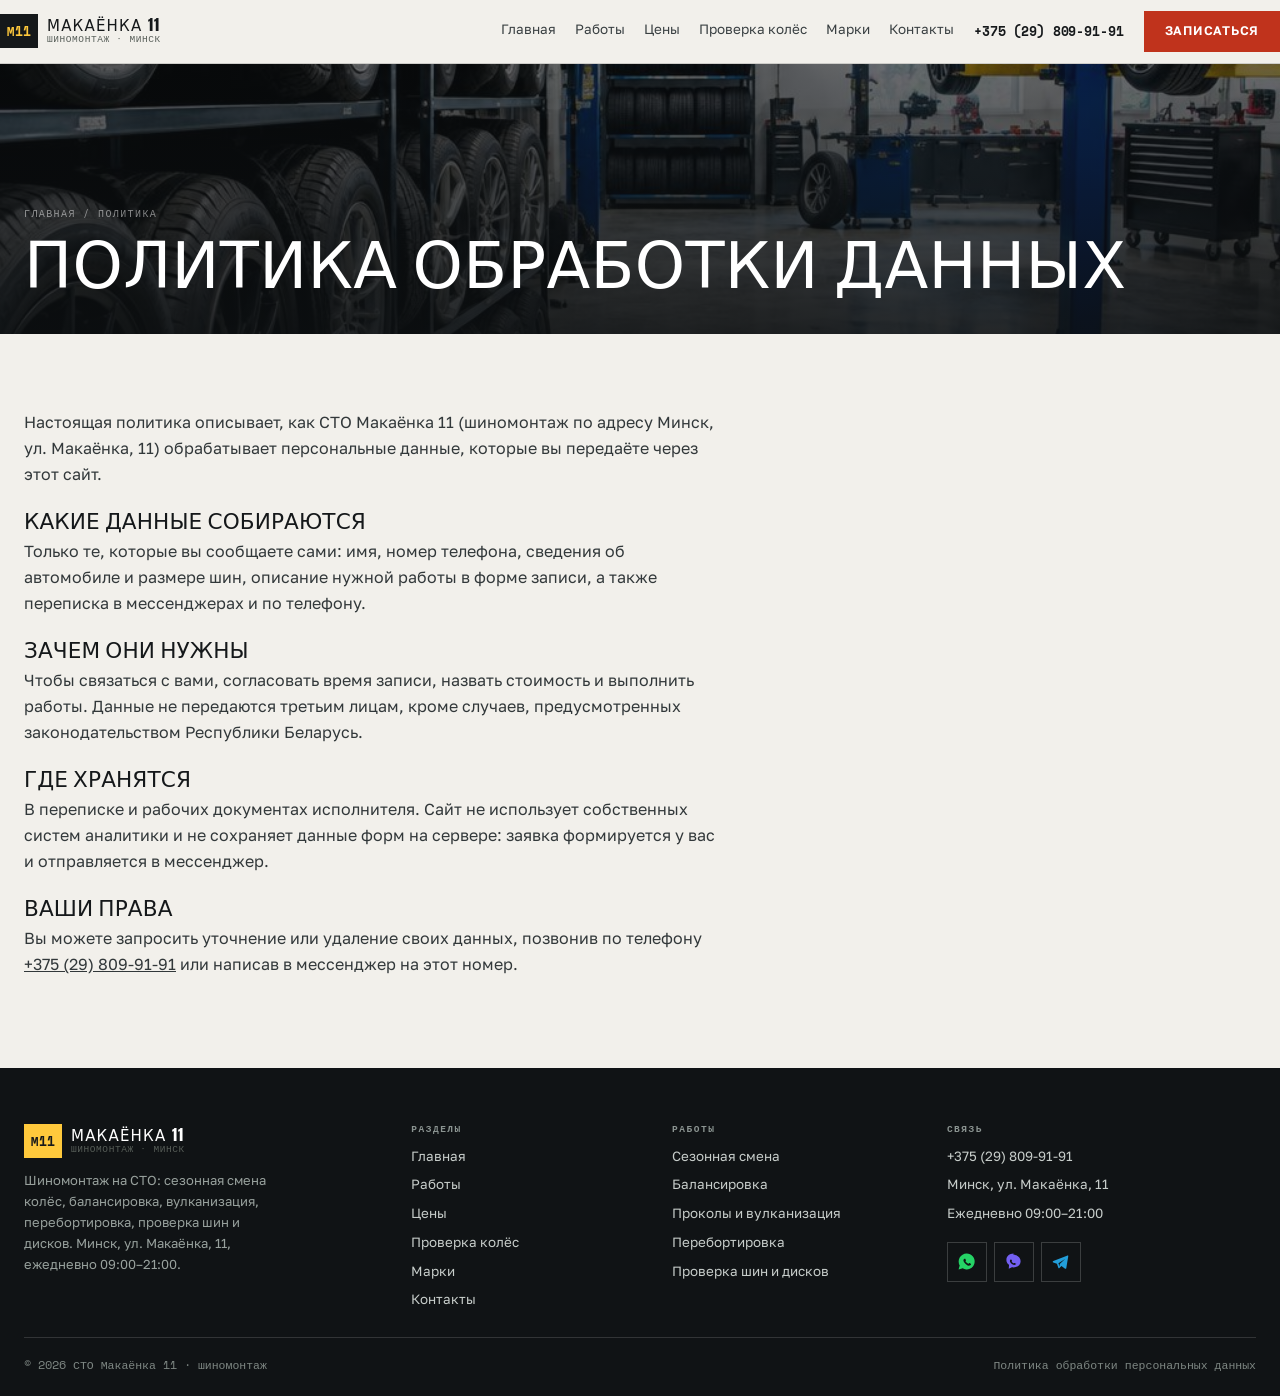
<file: politika.html>
<!DOCTYPE html>
<html lang="ru">
<head>
<meta charset="utf-8">
<meta name="viewport" content="width=device-width, initial-scale=1">
<title>Политика обработки персональных данных — СТО Макаёнка 11</title>
<meta name="description" content="Как обрабатываются персональные данные, переданные через сайт шиномонтажа.">
<meta property="og:title" content="Политика обработки персональных данных — СТО Макаёнка 11">
<meta property="og:description" content="Как обрабатываются персональные данные, переданные через сайт шиномонтажа.">
<meta property="og:type" content="website">
<meta name="theme-color" content="#15181A">
<style>
:root{--asphalt:#15181A;--panel:#1D2124;--paper:#F2F0EB;--white:#fff;--ink:#15181A;--graph:#575E58;
--red:#C0331C;--red-d:#A82A15;--yellow:#FFC93C;--ice:#5AB0FF;--line:rgba(21,24,26,.16);
--pad:24px;--max:1300px;--disp:'Anton',Impact,system-ui,sans-serif;--body:'Golos Text',system-ui,sans-serif;--mono:'Space Mono',ui-monospace,monospace}
*{box-sizing:border-box}html{-webkit-text-size-adjust:100%}
body{margin:0;background:var(--paper);color:var(--ink);font:16px/1.62 var(--body);-webkit-font-smoothing:antialiased}
img{max-width:100%;display:block}
h1,h2,h3{margin:0;font-family:var(--disp);font-weight:400;line-height:.94;letter-spacing:.005em;text-transform:uppercase}
a{color:inherit;text-decoration:none}[hidden]{display:none!important}
.wrap{width:100%;max-width:var(--max);margin:0 auto;padding:0 var(--pad)}
.header{position:sticky;top:0;z-index:40;background:rgba(242,240,235,.95);border-bottom:1px solid var(--line);backdrop-filter:blur(10px)}
.header__in{display:flex;align-items:center;gap:20px;padding:11px 0}
.logo{display:flex;align-items:center;gap:9px}
.logo__mark{display:grid;place-items:center;min-width:38px;height:34px;padding:0 6px;background:var(--ink);color:var(--yellow);font:700 13px/1 var(--mono);letter-spacing:.02em}
.logo__txt{display:flex;flex-direction:column;line-height:1.1}
.logo__txt b{font:400 15px/1 var(--disp);letter-spacing:.08em}
.logo__txt i{font:400 9.5px/1.4 var(--mono);letter-spacing:.06em;text-transform:uppercase;color:var(--graph);font-style:normal}
.nav{display:flex;gap:19px;margin-left:auto;font-size:13.5px}
.nav a{padding:6px 0;border-bottom:2px solid transparent;color:#3A4042}
.nav a:hover,.nav a.is-on{border-color:var(--red);color:var(--ink)}
.header__tel{font:700 13px/1 var(--mono);letter-spacing:-.01em}
.btn{display:inline-flex;align-items:center;gap:9px;padding:13px 20px;font:600 12.5px/1 var(--body);letter-spacing:.06em;text-transform:uppercase;border:1px solid var(--ink);background:var(--ink);color:#fff;cursor:pointer;transition:.18s}
.btn:hover{background:#000;border-color:#000}
.btn--red{background:var(--red);border-color:var(--red)}
.btn--red:hover{background:var(--red-d);border-color:var(--red-d)}
.btn--line{background:transparent;color:var(--ink)}
.btn--line:hover{background:var(--ink);color:#fff}
.burger{display:none;width:42px;height:38px;border:1px solid var(--line);background:#fff;align-items:center;justify-content:center;flex-direction:column;gap:4px;cursor:pointer}
.burger i{display:block;width:17px;height:2px;background:var(--ink)}
.burger.is-close i:first-child{transform:rotate(45deg) translateY(3px)}
.burger.is-close i:last-child{transform:rotate(-45deg) translateY(-3px)}
.hero{position:relative;min-height:min(95svh,810px);display:flex;align-items:flex-end;color:#fff;overflow:hidden;background:#101315}
.hero__img{position:absolute;inset:0;width:100%;height:100%;object-fit:cover}
.hero::after{content:'';position:absolute;inset:0;background:linear-gradient(180deg,rgba(12,15,17,.6),rgba(12,15,17,.22) 38%,rgba(12,15,17,.72) 74%,#0E1113 100%)}
.hero__in{position:relative;z-index:2;width:100%;padding:clamp(34px,6vw,62px) 0 clamp(18px,3vw,26px)}
.hero h1{font-size:clamp(2.5rem,7.6vw,6.4rem);letter-spacing:.005em}
.hero__lede{max-width:48ch;margin:16px 0 20px;color:rgba(255,255,255,.84);font-size:clamp(.94rem,1.35vw,1.05rem)}
.hero__acts{display:flex;flex-wrap:wrap;gap:10px;margin-bottom:clamp(18px,3vw,32px)}
.hero .btn--line{border-color:rgba(255,255,255,.45);color:#fff}
.hero .btn--line:hover{background:#fff;color:var(--ink)}
.hero__facts{display:grid;grid-template-columns:repeat(4,minmax(0,1fr));border-top:1px solid rgba(255,255,255,.24)}
.hero__facts div{padding:13px 14px 0 0}
.hero__facts b{display:block;font:400 clamp(1.05rem,2vw,1.5rem)/1.05 var(--disp);letter-spacing:.01em}
.hero__facts span{font:400 9.5px/1.5 var(--mono);letter-spacing:.09em;text-transform:uppercase;color:rgba(255,255,255,.62)}
.drawer{position:fixed;inset:0;z-index:90;background:rgba(10,13,15,.74);display:none}
.drawer[data-open]{display:block}
.drawer__in{position:absolute;inset:0 0 0 auto;width:min(400px,92vw);background:var(--paper);padding:22px;overflow-y:auto}
.drawer__top{display:flex;justify-content:space-between;align-items:center;margin-bottom:18px}
.drawer__nav{display:grid;font:400 20px/1 var(--disp);text-transform:uppercase;letter-spacing:.04em}
.drawer__nav a{padding:14px 0;border-bottom:1px solid var(--line)}
.drawer__cta{width:100%;justify-content:center;margin-top:18px}
.drawer__note{font-size:12.5px;color:var(--graph);margin-top:12px}
body.is-locked{overflow:hidden}
.mbar{display:none}
@media (max-width:1024px){
.nav{display:none}.burger{display:flex}.header__tel{display:none}.header__in{gap:10px}
.hero__facts{grid-template-columns:1fr 1fr}
}
</style>
<link rel="preconnect" href="https://fonts.googleapis.com">
<link rel="preconnect" href="https://fonts.gstatic.com" crossorigin>
<link href="https://fonts.googleapis.com/css2?family=Anton&family=Golos+Text:wght@400;500;600;700&family=Space+Mono:wght@400;700&display=swap" rel="stylesheet">
<link rel="stylesheet" href="assets/css/style.css">
<link rel="icon" href="assets/img/favicon.svg" type="image/svg+xml">
</head>
<body>
<header class="header"><div class="header__in wrap">
<a class="logo" href="index.html"><span class="logo__mark">М11</span><span class="logo__txt"><b>МАКАЁНКА 11</b><i>шиномонтаж · Минск</i></span></a>
<nav class="nav" aria-label="Основное меню"><a href="index.html">Главная</a><a href="uslugi.html">Работы</a><a href="ceny.html">Цены</a><a href="proverka.html">Проверка колёс</a><a href="marki.html">Марки</a><a href="kontakty.html">Контакты</a></nav>
<a class="header__tel" href="tel:+375298099191">+375 (29) 809-91-91</a>
<a class="btn btn--red" href="https://wa.me/375298099191" target="_blank" rel="noopener">Записаться</a>
<button class="burger" type="button" aria-label="Меню" aria-expanded="false" aria-controls="drawer"><i></i><i></i><i></i></button>
</div></header>
<div class="drawer" id="drawer" role="dialog" aria-modal="true" aria-label="Меню" hidden>
<div class="drawer__in">
<div class="drawer__top">
<a class="logo" href="index.html"><span class="logo__mark">М11</span><span class="logo__txt"><b>МАКАЁНКА 11</b><i>шиномонтаж</i></span></a>
<button class="burger is-close" type="button" data-close aria-label="Закрыть меню"><i></i><i></i></button>
</div>
<nav class="drawer__nav"><a href="index.html">Главная</a><a href="uslugi.html">Работы</a><a href="ceny.html">Цены</a><a href="proverka.html">Проверка колёс</a><a href="marki.html">Марки</a><a href="kontakty.html">Контакты</a></nav>
<a class="btn btn--red drawer__cta" href="tel:+375298099191">Позвонить +375 (29) 809-91-91</a>
<p class="drawer__note">Минск, ул. Макаёнка, 11. Ежедневно 09:00–21:00. Запись по телефону или в мессенджере.</p>
</div></div>
<main>
<section class="phero" style="min-height:clamp(220px,30vh,300px)"><img src="assets/img/bay.jpg" alt="Шиномонтажный бокс" width="1600" height="900">
<div class="phero__in"><div class="wrap"><div class="crumbs"><a href="index.html">Главная</a> / Политика</div><h1>Политика обработки данных</h1></div></div></section>
<section class="section"><div class="wrap"><div class="prose">
<p>Настоящая политика описывает, как СТО Макаёнка 11 (шиномонтаж по адресу Минск, ул. Макаёнка, 11) обрабатывает персональные данные, которые вы передаёте через этот сайт.</p>
<h3>Какие данные собираются</h3>
<p>Только те, которые вы сообщаете сами: имя, номер телефона, сведения об автомобиле и размере шин, описание нужной работы в форме записи, а также переписка в мессенджерах и по телефону.</p>
<h3>Зачем они нужны</h3>
<p>Чтобы связаться с вами, согласовать время записи, назвать стоимость и выполнить работы. Данные не передаются третьим лицам, кроме случаев, предусмотренных законодательством Республики Беларусь.</p>
<h3>Где хранятся</h3>
<p>В переписке и рабочих документах исполнителя. Сайт не использует собственных систем аналитики и не сохраняет данные форм на сервере: заявка формируется у вас и отправляется в мессенджер.</p>
<h3>Ваши права</h3>
<p>Вы можете запросить уточнение или удаление своих данных, позвонив по телефону <a href="tel:+375298099191" style="text-decoration:underline">+375 (29) 809-91-91</a> или написав в мессенджер на этот номер.</p>
</div></div></section>
</main>
<footer class="footer"><div class="wrap">
<div class="footer__top">
<div class="footer__about"><a class="logo logo--f" href="index.html"><span class="logo__mark">М11</span><span class="logo__txt"><b>МАКАЁНКА 11</b><i>шиномонтаж · Минск</i></span></a>
<p>Шиномонтаж на СТО: сезонная смена колёс, балансировка, вулканизация, перебортировка, проверка шин и дисков. Минск, ул. Макаёнка, 11, ежедневно 09:00–21:00.</p></div>
<div><h4>Разделы</h4><ul><li><a href="index.html">Главная</a></li><li><a href="uslugi.html">Работы</a></li><li><a href="ceny.html">Цены</a></li><li><a href="proverka.html">Проверка колёс</a></li><li><a href="marki.html">Марки</a></li><li><a href="kontakty.html">Контакты</a></li></ul></div>
<div><h4>Работы</h4><ul><li><a href="uslugi.html">Сезонная смена</a></li><li><a href="uslugi.html">Балансировка</a></li><li><a href="uslugi.html">Проколы и вулканизация</a></li><li><a href="uslugi.html">Перебортировка</a></li><li><a href="uslugi.html">Проверка шин и дисков</a></li></ul></div>
<div><h4>Связь</h4><ul>
<li><a href="tel:+375298099191">+375 (29) 809-91-91</a></li>
<li><a href="https://maps.google.com/?q=%D0%9C%D0%B8%D0%BD%D1%81%D0%BA%2C+%D1%83%D0%BB%D0%B8%D1%86%D0%B0+%D0%9C%D0%B0%D0%BA%D0%B0%D1%91%D0%BD%D0%BA%D0%B0+11" target="_blank" rel="noopener">Минск, ул. Макаёнка, 11</a></li>
<li>Ежедневно 09:00–21:00</li>
<li style="margin-top:10px"><div class="msgr"><a href="https://wa.me/375298099191" target="_blank" rel="noopener" aria-label="WhatsApp" style="color:#25D366"><svg viewBox="0 0 24 24" fill="currentColor" aria-hidden="true"><path d="M12 2a10 10 0 0 0-8.6 15L2 22l5.2-1.4A10 10 0 1 0 12 2m5.3 14.1c-.2.6-1.2 1.2-1.9 1.2-.5 0-1.1 0-2-.4a11 11 0 0 1-4.4-3.9c-.5-.8-.9-1.7-.9-2.5 0-.7.4-1.4.9-1.8.2-.2.4-.3.6-.3h.5c.2 0 .4 0 .5.4l.7 1.6c0 .2 0 .3-.1.5l-.4.5c-.1.2-.2.3 0 .5a8 8 0 0 0 3.4 2.9c.2.1.4.1.5-.1l.6-.7c.1-.2.3-.2.5-.1l1.6.8c.2.1.3.2.3.4s0 .5-.1.9"/></svg></a><a href="viber://chat?number=%2B375298099191" aria-label="Viber" style="color:#7360F2"><svg viewBox="0 0 24 24" fill="currentColor" aria-hidden="true"><path d="M12 2C7 2 3 5.6 3 10c0 2.5 1.3 4.7 3.4 6.1L6 21l4-1.6c.6.1 1.3.2 2 .2 5 0 9-3.6 9-8s-4-8-9-8m3.6 11.3c-.4.9-1.9 1.6-2.7 1.5-2.4-.3-4.6-2.1-5.4-4.4-.3-.8.2-2 1-2.4.3-.2.7 0 .9.3l.7 1.2c.1.3 0 .5-.2.7-.3.2-.2.5.1.9.6.8 1.2 1.2 1.9 1.5.4.2.6 0 .8-.2s.4-.3.7-.2l1.3.6c.3.2.3.6.2.9"/></svg></a><a href="https://t.me/+375298099191" target="_blank" rel="noopener" aria-label="Telegram" style="color:#229ED9"><svg viewBox="0 0 24 24" fill="currentColor" aria-hidden="true"><path d="M21.8 4.2 2.9 11.4c-.9.3-.9 1.5 0 1.8l4.6 1.5 1.7 5.3c.2.7 1 .9 1.5.3l2.5-2.6 4.6 3.4c.6.4 1.4 0 1.5-.7l2.5-15c.1-.8-.6-1.4-1.5-1.2M9.4 14.3l8.4-5.6-6.8 6.6-.2 3z"/></svg></a></div></li>
</ul></div>
</div>
<div class="footer__bottom"><span>© <span id="yr">2026</span> СТО Макаёнка 11 · шиномонтаж</span>
<span><a href="politika.html">Политика обработки персональных данных</a></span></div>
</div></footer>
<div class="mbar" role="navigation" aria-label="Быстрая связь">
<a href="tel:+375298099191"><svg viewBox="0 0 24 24" fill="currentColor" aria-hidden="true"><path d="M6.6 10.8a15.5 15.5 0 0 0 6.6 6.6l2.2-2.2a1 1 0 0 1 1-.24c1.1.36 2.3.56 3.5.56a1 1 0 0 1 1 1V20a1 1 0 0 1-1 1A17 17 0 0 1 3 4a1 1 0 0 1 1-1h3.5a1 1 0 0 1 1 1c0 1.2.2 2.4.56 3.5a1 1 0 0 1-.25 1z"/></svg>Позвонить</a>
<a href="https://wa.me/375298099191" target="_blank" rel="noopener"><svg viewBox="0 0 24 24" fill="currentColor" aria-hidden="true"><path d="M12 2a10 10 0 0 0-8.6 15L2 22l5.2-1.4A10 10 0 1 0 12 2m5.3 14.1c-.2.6-1.2 1.2-1.9 1.2-.5 0-1.1 0-2-.4a11 11 0 0 1-4.4-3.9c-.5-.8-.9-1.7-.9-2.5 0-.7.4-1.4.9-1.8.2-.2.4-.3.6-.3h.5c.2 0 .4 0 .5.4l.7 1.6c0 .2 0 .3-.1.5l-.4.5c-.1.2-.2.3 0 .5a8 8 0 0 0 3.4 2.9c.2.1.4.1.5-.1l.6-.7c.1-.2.3-.2.5-.1l1.6.8c.2.1.3.2.3.4s0 .5-.1.9"/></svg>WhatsApp</a>
<a href="viber://chat?number=%2B375298099191"><svg viewBox="0 0 24 24" fill="currentColor" aria-hidden="true"><path d="M12 2C7 2 3 5.6 3 10c0 2.5 1.3 4.7 3.4 6.1L6 21l4-1.6c.6.1 1.3.2 2 .2 5 0 9-3.6 9-8s-4-8-9-8m3.6 11.3c-.4.9-1.9 1.6-2.7 1.5-2.4-.3-4.6-2.1-5.4-4.4-.3-.8.2-2 1-2.4.3-.2.7 0 .9.3l.7 1.2c.1.3 0 .5-.2.7-.3.2-.2.5.1.9.6.8 1.2 1.2 1.9 1.5.4.2.6 0 .8-.2s.4-.3.7-.2l1.3.6c.3.2.3.6.2.9"/></svg>Viber</a>
<a href="https://t.me/+375298099191" target="_blank" rel="noopener"><svg viewBox="0 0 24 24" fill="currentColor" aria-hidden="true"><path d="M21.8 4.2 2.9 11.4c-.9.3-.9 1.5 0 1.8l4.6 1.5 1.7 5.3c.2.7 1 .9 1.5.3l2.5-2.6 4.6 3.4c.6.4 1.4 0 1.5-.7l2.5-15c.1-.8-.6-1.4-1.5-1.2M9.4 14.3l8.4-5.6-6.8 6.6-.2 3z"/></svg>Telegram</a>
</div>
<script src="assets/js/main.js"></script>
</body>
</html>
</file>
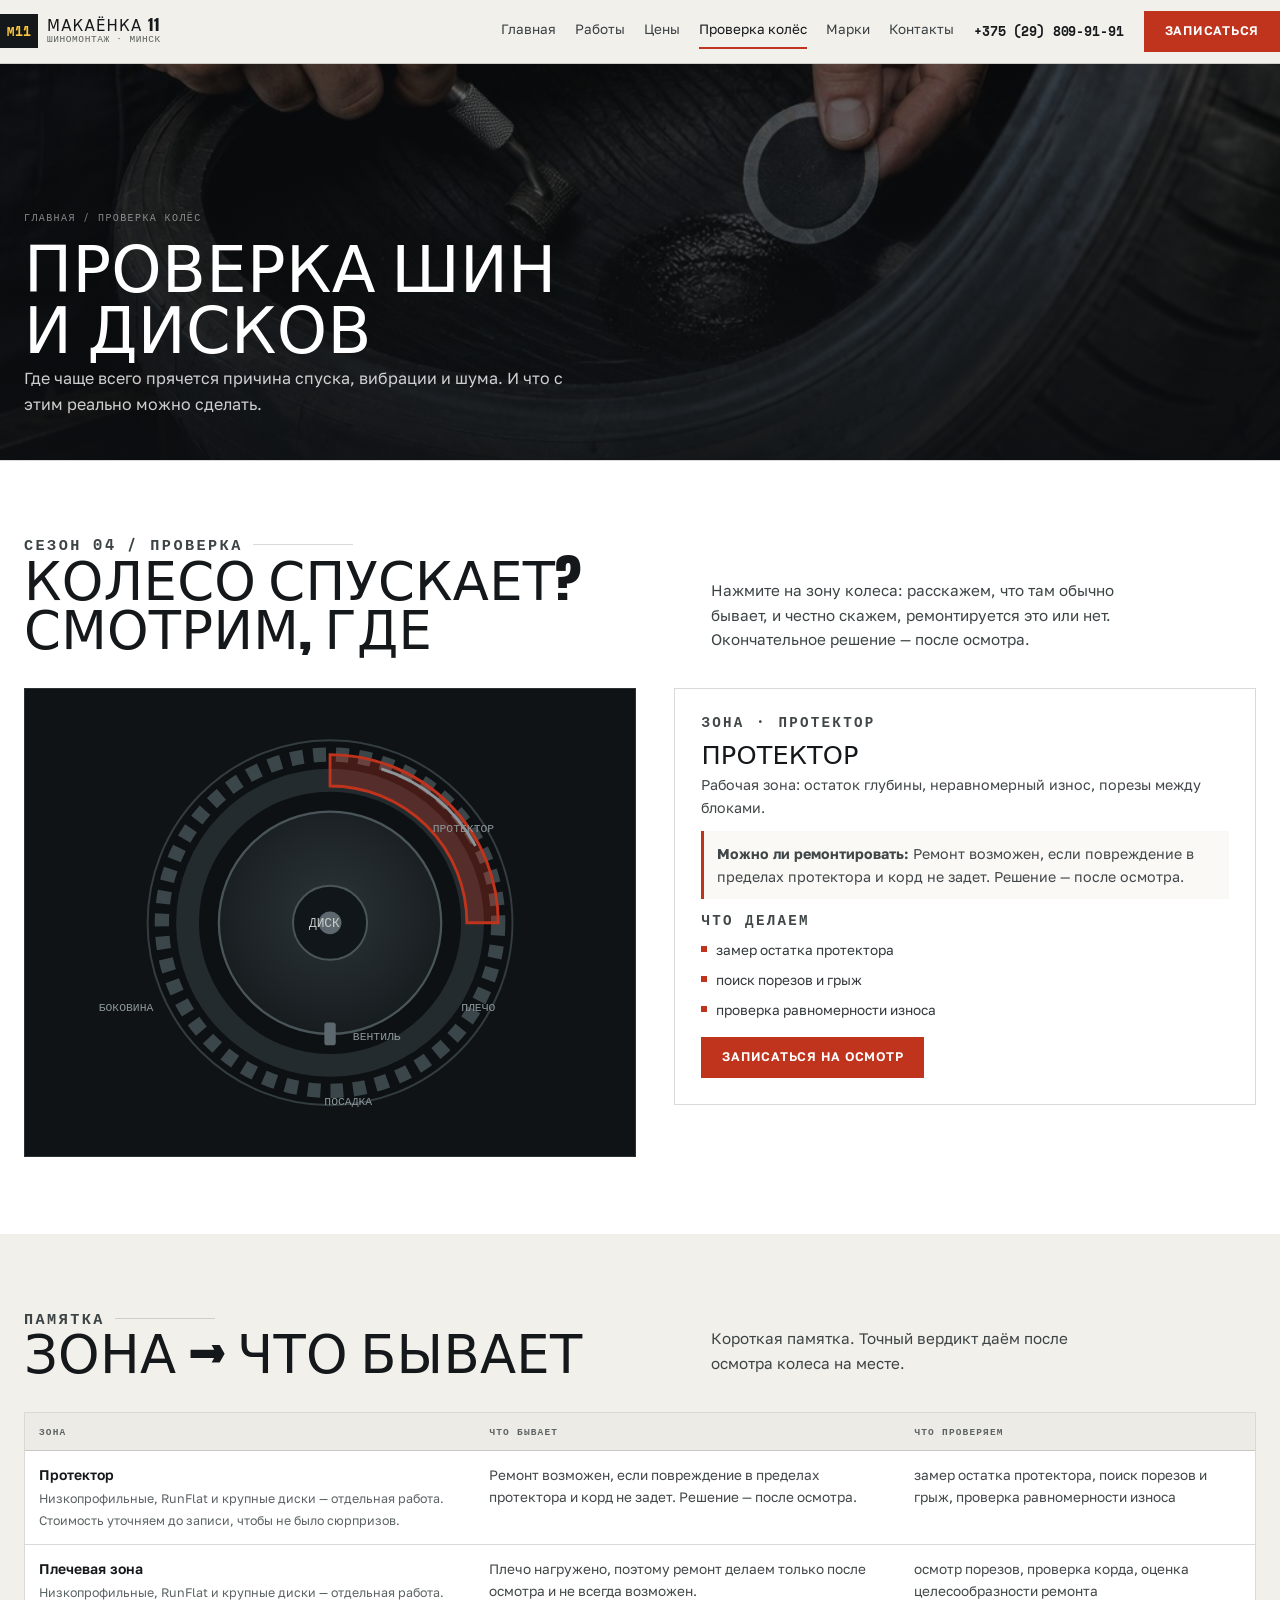
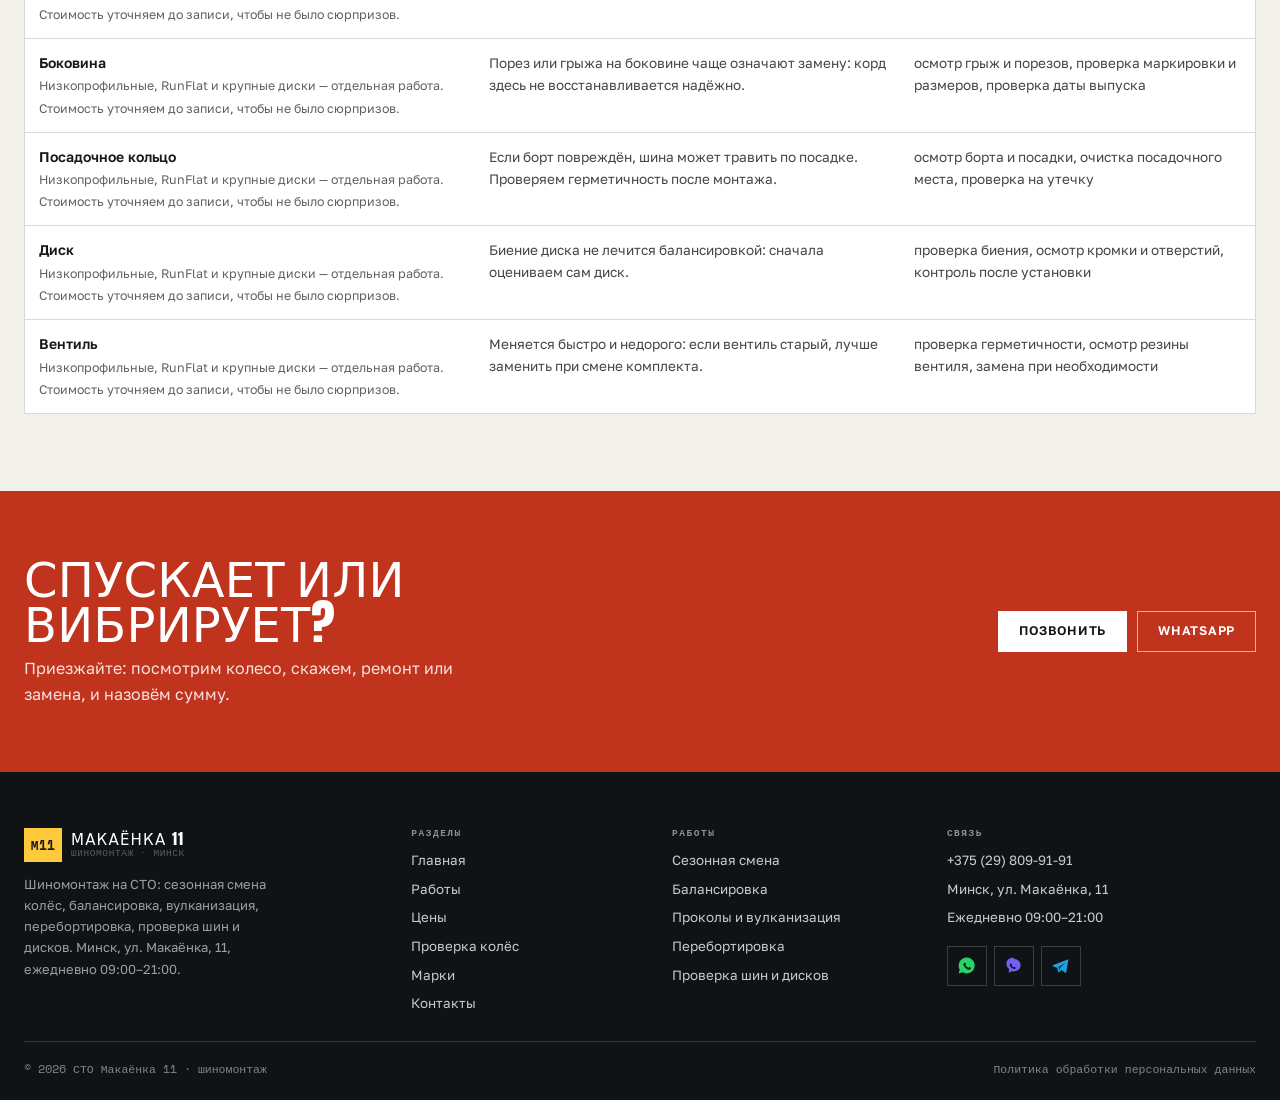
<file: proverka.html>
<!DOCTYPE html>
<html lang="ru">
<head>
<meta charset="utf-8">
<meta name="viewport" content="width=device-width, initial-scale=1">
<title>Проверка шин и дисков — что делать при спуске и вибрации | Макаёнка 11</title>
<meta name="description" content="Зоны колеса: протектор, плечо, боковина, посадка, диск, вентиль. Что бывает и что проверяем при медленном спуске и вибрации.">
<meta property="og:title" content="Проверка шин и дисков — что делать при спуске и вибрации | Макаёнка 11">
<meta property="og:description" content="Зоны колеса: протектор, плечо, боковина, посадка, диск, вентиль. Что бывает и что проверяем при медленном спуске и вибрации.">
<meta property="og:type" content="website">
<meta name="theme-color" content="#15181A">
<style>
:root{--asphalt:#15181A;--panel:#1D2124;--paper:#F2F0EB;--white:#fff;--ink:#15181A;--graph:#575E58;
--red:#C0331C;--red-d:#A82A15;--yellow:#FFC93C;--ice:#5AB0FF;--line:rgba(21,24,26,.16);
--pad:24px;--max:1300px;--disp:'Anton',Impact,system-ui,sans-serif;--body:'Golos Text',system-ui,sans-serif;--mono:'Space Mono',ui-monospace,monospace}
*{box-sizing:border-box}html{-webkit-text-size-adjust:100%}
body{margin:0;background:var(--paper);color:var(--ink);font:16px/1.62 var(--body);-webkit-font-smoothing:antialiased}
img{max-width:100%;display:block}
h1,h2,h3{margin:0;font-family:var(--disp);font-weight:400;line-height:.94;letter-spacing:.005em;text-transform:uppercase}
a{color:inherit;text-decoration:none}[hidden]{display:none!important}
.wrap{width:100%;max-width:var(--max);margin:0 auto;padding:0 var(--pad)}
.header{position:sticky;top:0;z-index:40;background:rgba(242,240,235,.95);border-bottom:1px solid var(--line);backdrop-filter:blur(10px)}
.header__in{display:flex;align-items:center;gap:20px;padding:11px 0}
.logo{display:flex;align-items:center;gap:9px}
.logo__mark{display:grid;place-items:center;min-width:38px;height:34px;padding:0 6px;background:var(--ink);color:var(--yellow);font:700 13px/1 var(--mono);letter-spacing:.02em}
.logo__txt{display:flex;flex-direction:column;line-height:1.1}
.logo__txt b{font:400 15px/1 var(--disp);letter-spacing:.08em}
.logo__txt i{font:400 9.5px/1.4 var(--mono);letter-spacing:.06em;text-transform:uppercase;color:var(--graph);font-style:normal}
.nav{display:flex;gap:19px;margin-left:auto;font-size:13.5px}
.nav a{padding:6px 0;border-bottom:2px solid transparent;color:#3A4042}
.nav a:hover,.nav a.is-on{border-color:var(--red);color:var(--ink)}
.header__tel{font:700 13px/1 var(--mono);letter-spacing:-.01em}
.btn{display:inline-flex;align-items:center;gap:9px;padding:13px 20px;font:600 12.5px/1 var(--body);letter-spacing:.06em;text-transform:uppercase;border:1px solid var(--ink);background:var(--ink);color:#fff;cursor:pointer;transition:.18s}
.btn:hover{background:#000;border-color:#000}
.btn--red{background:var(--red);border-color:var(--red)}
.btn--red:hover{background:var(--red-d);border-color:var(--red-d)}
.btn--line{background:transparent;color:var(--ink)}
.btn--line:hover{background:var(--ink);color:#fff}
.burger{display:none;width:42px;height:38px;border:1px solid var(--line);background:#fff;align-items:center;justify-content:center;flex-direction:column;gap:4px;cursor:pointer}
.burger i{display:block;width:17px;height:2px;background:var(--ink)}
.burger.is-close i:first-child{transform:rotate(45deg) translateY(3px)}
.burger.is-close i:last-child{transform:rotate(-45deg) translateY(-3px)}
.hero{position:relative;min-height:min(95svh,810px);display:flex;align-items:flex-end;color:#fff;overflow:hidden;background:#101315}
.hero__img{position:absolute;inset:0;width:100%;height:100%;object-fit:cover}
.hero::after{content:'';position:absolute;inset:0;background:linear-gradient(180deg,rgba(12,15,17,.6),rgba(12,15,17,.22) 38%,rgba(12,15,17,.72) 74%,#0E1113 100%)}
.hero__in{position:relative;z-index:2;width:100%;padding:clamp(34px,6vw,62px) 0 clamp(18px,3vw,26px)}
.hero h1{font-size:clamp(2.5rem,7.6vw,6.4rem);letter-spacing:.005em}
.hero__lede{max-width:48ch;margin:16px 0 20px;color:rgba(255,255,255,.84);font-size:clamp(.94rem,1.35vw,1.05rem)}
.hero__acts{display:flex;flex-wrap:wrap;gap:10px;margin-bottom:clamp(18px,3vw,32px)}
.hero .btn--line{border-color:rgba(255,255,255,.45);color:#fff}
.hero .btn--line:hover{background:#fff;color:var(--ink)}
.hero__facts{display:grid;grid-template-columns:repeat(4,minmax(0,1fr));border-top:1px solid rgba(255,255,255,.24)}
.hero__facts div{padding:13px 14px 0 0}
.hero__facts b{display:block;font:400 clamp(1.05rem,2vw,1.5rem)/1.05 var(--disp);letter-spacing:.01em}
.hero__facts span{font:400 9.5px/1.5 var(--mono);letter-spacing:.09em;text-transform:uppercase;color:rgba(255,255,255,.62)}
.drawer{position:fixed;inset:0;z-index:90;background:rgba(10,13,15,.74);display:none}
.drawer[data-open]{display:block}
.drawer__in{position:absolute;inset:0 0 0 auto;width:min(400px,92vw);background:var(--paper);padding:22px;overflow-y:auto}
.drawer__top{display:flex;justify-content:space-between;align-items:center;margin-bottom:18px}
.drawer__nav{display:grid;font:400 20px/1 var(--disp);text-transform:uppercase;letter-spacing:.04em}
.drawer__nav a{padding:14px 0;border-bottom:1px solid var(--line)}
.drawer__cta{width:100%;justify-content:center;margin-top:18px}
.drawer__note{font-size:12.5px;color:var(--graph);margin-top:12px}
body.is-locked{overflow:hidden}
.mbar{display:none}
@media (max-width:1024px){
.nav{display:none}.burger{display:flex}.header__tel{display:none}.header__in{gap:10px}
.hero__facts{grid-template-columns:1fr 1fr}
}
</style>
<link rel="preconnect" href="https://fonts.googleapis.com">
<link rel="preconnect" href="https://fonts.gstatic.com" crossorigin>
<link href="https://fonts.googleapis.com/css2?family=Anton&family=Golos+Text:wght@400;500;600;700&family=Space+Mono:wght@400;700&display=swap" rel="stylesheet">
<link rel="stylesheet" href="assets/css/style.css">
<link rel="icon" href="assets/img/favicon.svg" type="image/svg+xml">
</head>
<body>
<header class="header"><div class="header__in wrap">
<a class="logo" href="index.html"><span class="logo__mark">М11</span><span class="logo__txt"><b>МАКАЁНКА 11</b><i>шиномонтаж · Минск</i></span></a>
<nav class="nav" aria-label="Основное меню"><a href="index.html">Главная</a><a href="uslugi.html">Работы</a><a href="ceny.html">Цены</a><a href="proverka.html" class="is-on">Проверка колёс</a><a href="marki.html">Марки</a><a href="kontakty.html">Контакты</a></nav>
<a class="header__tel" href="tel:+375298099191">+375 (29) 809-91-91</a>
<a class="btn btn--red" href="https://wa.me/375298099191" target="_blank" rel="noopener">Записаться</a>
<button class="burger" type="button" aria-label="Меню" aria-expanded="false" aria-controls="drawer"><i></i><i></i><i></i></button>
</div></header>
<div class="drawer" id="drawer" role="dialog" aria-modal="true" aria-label="Меню" hidden>
<div class="drawer__in">
<div class="drawer__top">
<a class="logo" href="index.html"><span class="logo__mark">М11</span><span class="logo__txt"><b>МАКАЁНКА 11</b><i>шиномонтаж</i></span></a>
<button class="burger is-close" type="button" data-close aria-label="Закрыть меню"><i></i><i></i></button>
</div>
<nav class="drawer__nav"><a href="index.html">Главная</a><a href="uslugi.html">Работы</a><a href="ceny.html">Цены</a><a href="proverka.html">Проверка колёс</a><a href="marki.html">Марки</a><a href="kontakty.html">Контакты</a></nav>
<a class="btn btn--red drawer__cta" href="tel:+375298099191">Позвонить +375 (29) 809-91-91</a>
<p class="drawer__note">Минск, ул. Макаёнка, 11. Ежедневно 09:00–21:00. Запись по телефону или в мессенджере.</p>
</div></div>
<main>
<section class="phero"><img src="assets/img/repair.jpg" alt="Ремонт повреждения шины" width="1600" height="900">
<div class="phero__in"><div class="wrap"><div class="crumbs"><a href="index.html">Главная</a> / Проверка колёс</div>
<h1>Проверка шин<br>и дисков</h1><p>Где чаще всего прячется причина спуска, вибрации и шума. И что с этим реально можно сделать.</p></div></div></section>

<section class="section section--white section--line" id="check"><div class="wrap">
<div class="sec-head"><div><p class="season-tag">сезон 04 / проверка</p><h2 class="h2">Колесо спускает?<br>Смотрим, где</h2></div>
<p>Нажмите на зону колеса: расскажем, что там обычно бывает, и честно скажем, ремонтируется это или нет. Окончательное решение — после осмотра.</p></div>
<div class="check">
<div class="wheel"><svg viewBox="0 0 400 300" role="img" aria-label="Схема колеса с зонами проверки">
<defs>
<radialGradient id="rimg" cx="50%" cy="45%" r="55%">
<stop offset="0%" stop-color="#2C3438"/><stop offset="100%" stop-color="#171C1F"/></radialGradient>
</defs>
<circle cx="200" cy="150" r="128" fill="#0D1113" stroke="#333C40" stroke-width="1.4"/>
<circle cx="200" cy="150" r="118" fill="none" stroke="#3B464B" stroke-width="10" stroke-dasharray="9 7"/>
<circle cx="200" cy="150" r="100" fill="none" stroke="#232B2F" stroke-width="16"/>
<circle cx="200" cy="150" r="78" fill="url(#rimg)" stroke="#4A555A" stroke-width="1.6"/>
<circle cx="200" cy="150" r="26" fill="#10161A" stroke="#4A555A" stroke-width="1.4"/>
<circle cx="200" cy="150" r="8" fill="#5C686D"/>
<g class="zc" data-z="tread" role="button" tabindex="0" aria-label="Протектор">
<path class="hit" d="M200 32 A118 118 0 0 1 318 150 L296 150 A96 96 0 0 0 200 54 Z"/>
<path d="M236 42 A112 112 0 0 1 302 96" fill="none" stroke="#8C979B" stroke-width="2"/>
</g>
<g class="zc" data-z="shoulder" role="button" tabindex="0" aria-label="Плечевая зона">
<path class="hit" d="M318 150 A118 118 0 0 1 264 258 L246 240 A96 96 0 0 0 296 150 Z"/>
</g>
<g class="zc" data-z="bead" role="button" tabindex="0" aria-label="Посадочное кольцо">
<path class="hit" d="M264 258 A118 118 0 0 1 136 258 L154 240 A96 96 0 0 0 246 240 Z"/>
</g>
<g class="zc" data-z="sidewall" role="button" tabindex="0" aria-label="Боковина">
<path class="hit" d="M136 258 A118 118 0 0 1 82 150 L104 150 A96 96 0 0 0 154 240 Z"/>
</g>
<g class="zc" data-z="rim" role="button" tabindex="0" aria-label="Диск">
<circle class="hit" cx="200" cy="150" r="74"/>
</g>
<g class="zc" data-z="valve" role="button" tabindex="0" aria-label="Вентиль">
<circle class="hit" cx="200" cy="228" r="16"/>
<rect x="196" y="220" width="8" height="16" rx="2" fill="#5C686D"/>
</g>
<text x="272" y="86" fill="#8C979B" font-family="Space Mono,monospace" font-size="8">ПРОТЕКТОР</text>
<text x="292" y="212" fill="#8C979B" font-family="Space Mono,monospace" font-size="8">ПЛЕЧО</text>
<text x="196" y="278" fill="#8C979B" font-family="Space Mono,monospace" font-size="8">ПОСАДКА</text>
<text x="76" y="212" fill="#8C979B" font-family="Space Mono,monospace" font-size="8" text-anchor="end">БОКОВИНА</text>
<text x="196" y="153" fill="#C8CFCB" font-family="Space Mono,monospace" font-size="9" text-anchor="middle">ДИСК</text>
<text x="216" y="232" fill="#8C979B" font-family="Space Mono,monospace" font-size="8">ВЕНТИЛЬ</text>
</svg></div>
<div class="check__out">
<p class="check__k" id="zK">ЗОНА · ПРОТЕКТОР</p>
<h3 id="zT">Протектор</h3>
<p id="zP"></p>
<p class="verdict" id="zV"></p>
<p class="check__k" style="margin-top:14px">ЧТО ДЕЛАЕМ</p>
<ul class="list" id="zL" style="margin-bottom:16px"></ul>
<a class="btn btn--red" href="https://wa.me/375298099191" target="_blank" rel="noopener" id="zSend">Записаться на осмотр</a>
</div>
</div>
</div></section>

<section class="section"><div class="wrap">
<div class="sec-head"><div><p class="season-tag">памятка</p><h2 class="h2">Зона → что бывает</h2></div><p>Короткая памятка. Точный вердикт даём после осмотра колеса на месте.</p></div>
<div class="tablewrap"><table class="tbl">
<thead><tr><th>Зона</th><th>Что бывает</th><th>Что проверяем</th></tr></thead>
<tbody><tr><td><b>Протектор</b><br><span>Низкопрофильные, RunFlat и крупные диски — отдельная работа. Стоимость уточняем до записи, чтобы не было сюрпризов.</span></td><td>Ремонт возможен, если повреждение в пределах протектора и корд не задет. Решение — после осмотра.</td><td>замер остатка протектора, поиск порезов и грыж, проверка равномерности износа</td></tr><tr><td><b>Плечевая зона</b><br><span>Низкопрофильные, RunFlat и крупные диски — отдельная работа. Стоимость уточняем до записи, чтобы не было сюрпризов.</span></td><td>Плечо нагружено, поэтому ремонт делаем только после осмотра и не всегда возможен.</td><td>осмотр порезов, проверка корда, оценка целесообразности ремонта</td></tr><tr><td><b>Боковина</b><br><span>Низкопрофильные, RunFlat и крупные диски — отдельная работа. Стоимость уточняем до записи, чтобы не было сюрпризов.</span></td><td>Порез или грыжа на боковине чаще означают замену: корд здесь не восстанавливается надёжно.</td><td>осмотр грыж и порезов, проверка маркировки и размеров, проверка даты выпуска</td></tr><tr><td><b>Посадочное кольцо</b><br><span>Низкопрофильные, RunFlat и крупные диски — отдельная работа. Стоимость уточняем до записи, чтобы не было сюрпризов.</span></td><td>Если борт повреждён, шина может травить по посадке. Проверяем герметичность после монтажа.</td><td>осмотр борта и посадки, очистка посадочного места, проверка на утечку</td></tr><tr><td><b>Диск</b><br><span>Низкопрофильные, RunFlat и крупные диски — отдельная работа. Стоимость уточняем до записи, чтобы не было сюрпризов.</span></td><td>Биение диска не лечится балансировкой: сначала оцениваем сам диск.</td><td>проверка биения, осмотр кромки и отверстий, контроль после установки</td></tr><tr><td><b>Вентиль</b><br><span>Низкопрофильные, RunFlat и крупные диски — отдельная работа. Стоимость уточняем до записи, чтобы не было сюрпризов.</span></td><td>Меняется быстро и недорого: если вентиль старый, лучше заменить при смене комплекта.</td><td>проверка герметичности, осмотр резины вентиля, замена при необходимости</td></tr></tbody>
</table></div>
</div></section>
<section class="cta"><div class="wrap cta__in"><div><h2>Спускает или вибрирует?</h2><p>Приезжайте: посмотрим колесо, скажем, ремонт или замена, и назовём сумму.</p></div>
<div class="cta__acts"><a class="btn" href="tel:+375298099191">Позвонить</a><a class="btn btn--ghost" href="https://wa.me/375298099191" target="_blank" rel="noopener">WhatsApp</a></div></div></section>
</main>
<footer class="footer"><div class="wrap">
<div class="footer__top">
<div class="footer__about"><a class="logo logo--f" href="index.html"><span class="logo__mark">М11</span><span class="logo__txt"><b>МАКАЁНКА 11</b><i>шиномонтаж · Минск</i></span></a>
<p>Шиномонтаж на СТО: сезонная смена колёс, балансировка, вулканизация, перебортировка, проверка шин и дисков. Минск, ул. Макаёнка, 11, ежедневно 09:00–21:00.</p></div>
<div><h4>Разделы</h4><ul><li><a href="index.html">Главная</a></li><li><a href="uslugi.html">Работы</a></li><li><a href="ceny.html">Цены</a></li><li><a href="proverka.html">Проверка колёс</a></li><li><a href="marki.html">Марки</a></li><li><a href="kontakty.html">Контакты</a></li></ul></div>
<div><h4>Работы</h4><ul><li><a href="uslugi.html">Сезонная смена</a></li><li><a href="uslugi.html">Балансировка</a></li><li><a href="uslugi.html">Проколы и вулканизация</a></li><li><a href="uslugi.html">Перебортировка</a></li><li><a href="uslugi.html">Проверка шин и дисков</a></li></ul></div>
<div><h4>Связь</h4><ul>
<li><a href="tel:+375298099191">+375 (29) 809-91-91</a></li>
<li><a href="https://maps.google.com/?q=%D0%9C%D0%B8%D0%BD%D1%81%D0%BA%2C+%D1%83%D0%BB%D0%B8%D1%86%D0%B0+%D0%9C%D0%B0%D0%BA%D0%B0%D1%91%D0%BD%D0%BA%D0%B0+11" target="_blank" rel="noopener">Минск, ул. Макаёнка, 11</a></li>
<li>Ежедневно 09:00–21:00</li>
<li style="margin-top:10px"><div class="msgr"><a href="https://wa.me/375298099191" target="_blank" rel="noopener" aria-label="WhatsApp" style="color:#25D366"><svg viewBox="0 0 24 24" fill="currentColor" aria-hidden="true"><path d="M12 2a10 10 0 0 0-8.6 15L2 22l5.2-1.4A10 10 0 1 0 12 2m5.3 14.1c-.2.6-1.2 1.2-1.9 1.2-.5 0-1.1 0-2-.4a11 11 0 0 1-4.4-3.9c-.5-.8-.9-1.7-.9-2.5 0-.7.4-1.4.9-1.8.2-.2.4-.3.6-.3h.5c.2 0 .4 0 .5.4l.7 1.6c0 .2 0 .3-.1.5l-.4.5c-.1.2-.2.3 0 .5a8 8 0 0 0 3.4 2.9c.2.1.4.1.5-.1l.6-.7c.1-.2.3-.2.5-.1l1.6.8c.2.1.3.2.3.4s0 .5-.1.9"/></svg></a><a href="viber://chat?number=%2B375298099191" aria-label="Viber" style="color:#7360F2"><svg viewBox="0 0 24 24" fill="currentColor" aria-hidden="true"><path d="M12 2C7 2 3 5.6 3 10c0 2.5 1.3 4.7 3.4 6.1L6 21l4-1.6c.6.1 1.3.2 2 .2 5 0 9-3.6 9-8s-4-8-9-8m3.6 11.3c-.4.9-1.9 1.6-2.7 1.5-2.4-.3-4.6-2.1-5.4-4.4-.3-.8.2-2 1-2.4.3-.2.7 0 .9.3l.7 1.2c.1.3 0 .5-.2.7-.3.2-.2.5.1.9.6.8 1.2 1.2 1.9 1.5.4.2.6 0 .8-.2s.4-.3.7-.2l1.3.6c.3.2.3.6.2.9"/></svg></a><a href="https://t.me/+375298099191" target="_blank" rel="noopener" aria-label="Telegram" style="color:#229ED9"><svg viewBox="0 0 24 24" fill="currentColor" aria-hidden="true"><path d="M21.8 4.2 2.9 11.4c-.9.3-.9 1.5 0 1.8l4.6 1.5 1.7 5.3c.2.7 1 .9 1.5.3l2.5-2.6 4.6 3.4c.6.4 1.4 0 1.5-.7l2.5-15c.1-.8-.6-1.4-1.5-1.2M9.4 14.3l8.4-5.6-6.8 6.6-.2 3z"/></svg></a></div></li>
</ul></div>
</div>
<div class="footer__bottom"><span>© <span id="yr">2026</span> СТО Макаёнка 11 · шиномонтаж</span>
<span><a href="politika.html">Политика обработки персональных данных</a></span></div>
</div></footer>
<div class="mbar" role="navigation" aria-label="Быстрая связь">
<a href="tel:+375298099191"><svg viewBox="0 0 24 24" fill="currentColor" aria-hidden="true"><path d="M6.6 10.8a15.5 15.5 0 0 0 6.6 6.6l2.2-2.2a1 1 0 0 1 1-.24c1.1.36 2.3.56 3.5.56a1 1 0 0 1 1 1V20a1 1 0 0 1-1 1A17 17 0 0 1 3 4a1 1 0 0 1 1-1h3.5a1 1 0 0 1 1 1c0 1.2.2 2.4.56 3.5a1 1 0 0 1-.25 1z"/></svg>Позвонить</a>
<a href="https://wa.me/375298099191" target="_blank" rel="noopener"><svg viewBox="0 0 24 24" fill="currentColor" aria-hidden="true"><path d="M12 2a10 10 0 0 0-8.6 15L2 22l5.2-1.4A10 10 0 1 0 12 2m5.3 14.1c-.2.6-1.2 1.2-1.9 1.2-.5 0-1.1 0-2-.4a11 11 0 0 1-4.4-3.9c-.5-.8-.9-1.7-.9-2.5 0-.7.4-1.4.9-1.8.2-.2.4-.3.6-.3h.5c.2 0 .4 0 .5.4l.7 1.6c0 .2 0 .3-.1.5l-.4.5c-.1.2-.2.3 0 .5a8 8 0 0 0 3.4 2.9c.2.1.4.1.5-.1l.6-.7c.1-.2.3-.2.5-.1l1.6.8c.2.1.3.2.3.4s0 .5-.1.9"/></svg>WhatsApp</a>
<a href="viber://chat?number=%2B375298099191"><svg viewBox="0 0 24 24" fill="currentColor" aria-hidden="true"><path d="M12 2C7 2 3 5.6 3 10c0 2.5 1.3 4.7 3.4 6.1L6 21l4-1.6c.6.1 1.3.2 2 .2 5 0 9-3.6 9-8s-4-8-9-8m3.6 11.3c-.4.9-1.9 1.6-2.7 1.5-2.4-.3-4.6-2.1-5.4-4.4-.3-.8.2-2 1-2.4.3-.2.7 0 .9.3l.7 1.2c.1.3 0 .5-.2.7-.3.2-.2.5.1.9.6.8 1.2 1.2 1.9 1.5.4.2.6 0 .8-.2s.4-.3.7-.2l1.3.6c.3.2.3.6.2.9"/></svg>Viber</a>
<a href="https://t.me/+375298099191" target="_blank" rel="noopener"><svg viewBox="0 0 24 24" fill="currentColor" aria-hidden="true"><path d="M21.8 4.2 2.9 11.4c-.9.3-.9 1.5 0 1.8l4.6 1.5 1.7 5.3c.2.7 1 .9 1.5.3l2.5-2.6 4.6 3.4c.6.4 1.4 0 1.5-.7l2.5-15c.1-.8-.6-1.4-1.5-1.2M9.4 14.3l8.4-5.6-6.8 6.6-.2 3z"/></svg>Telegram</a>
</div>
<script src="assets/js/main.js"></script>
</body>
</html>
</file>
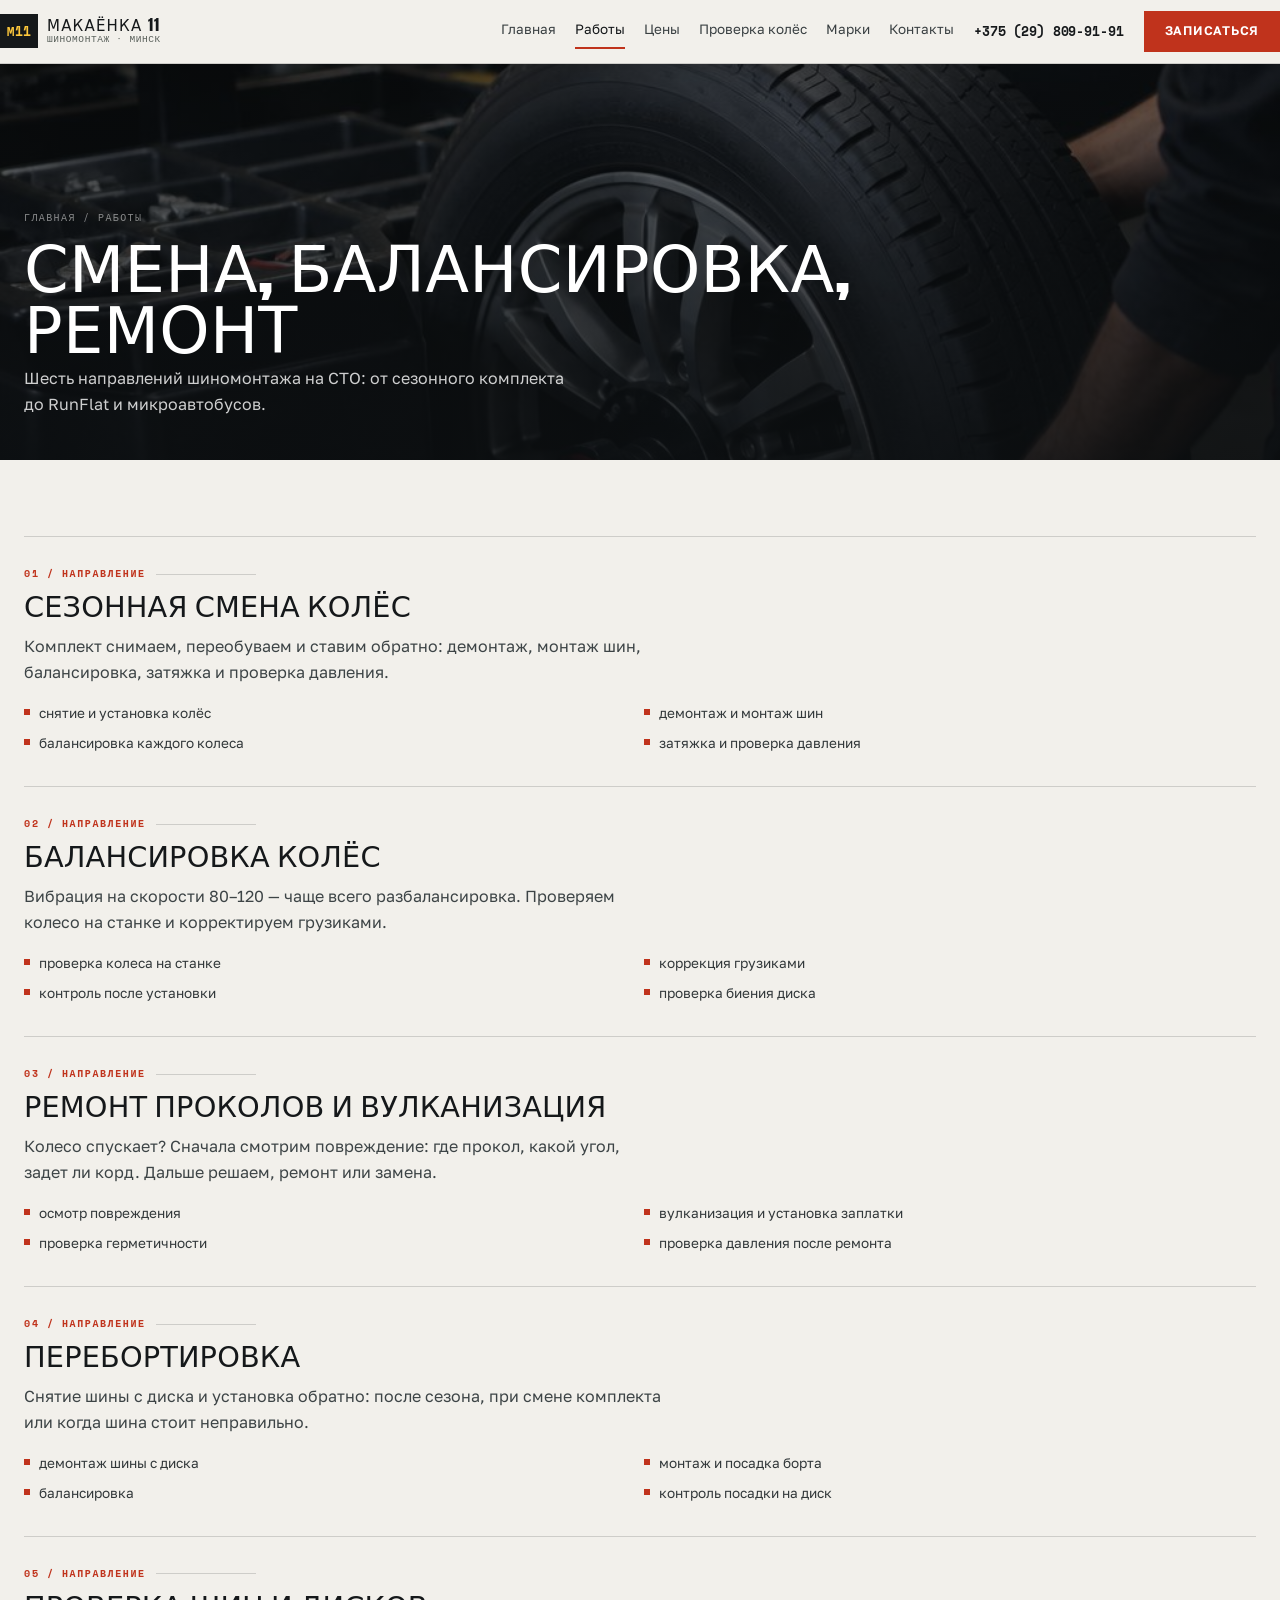
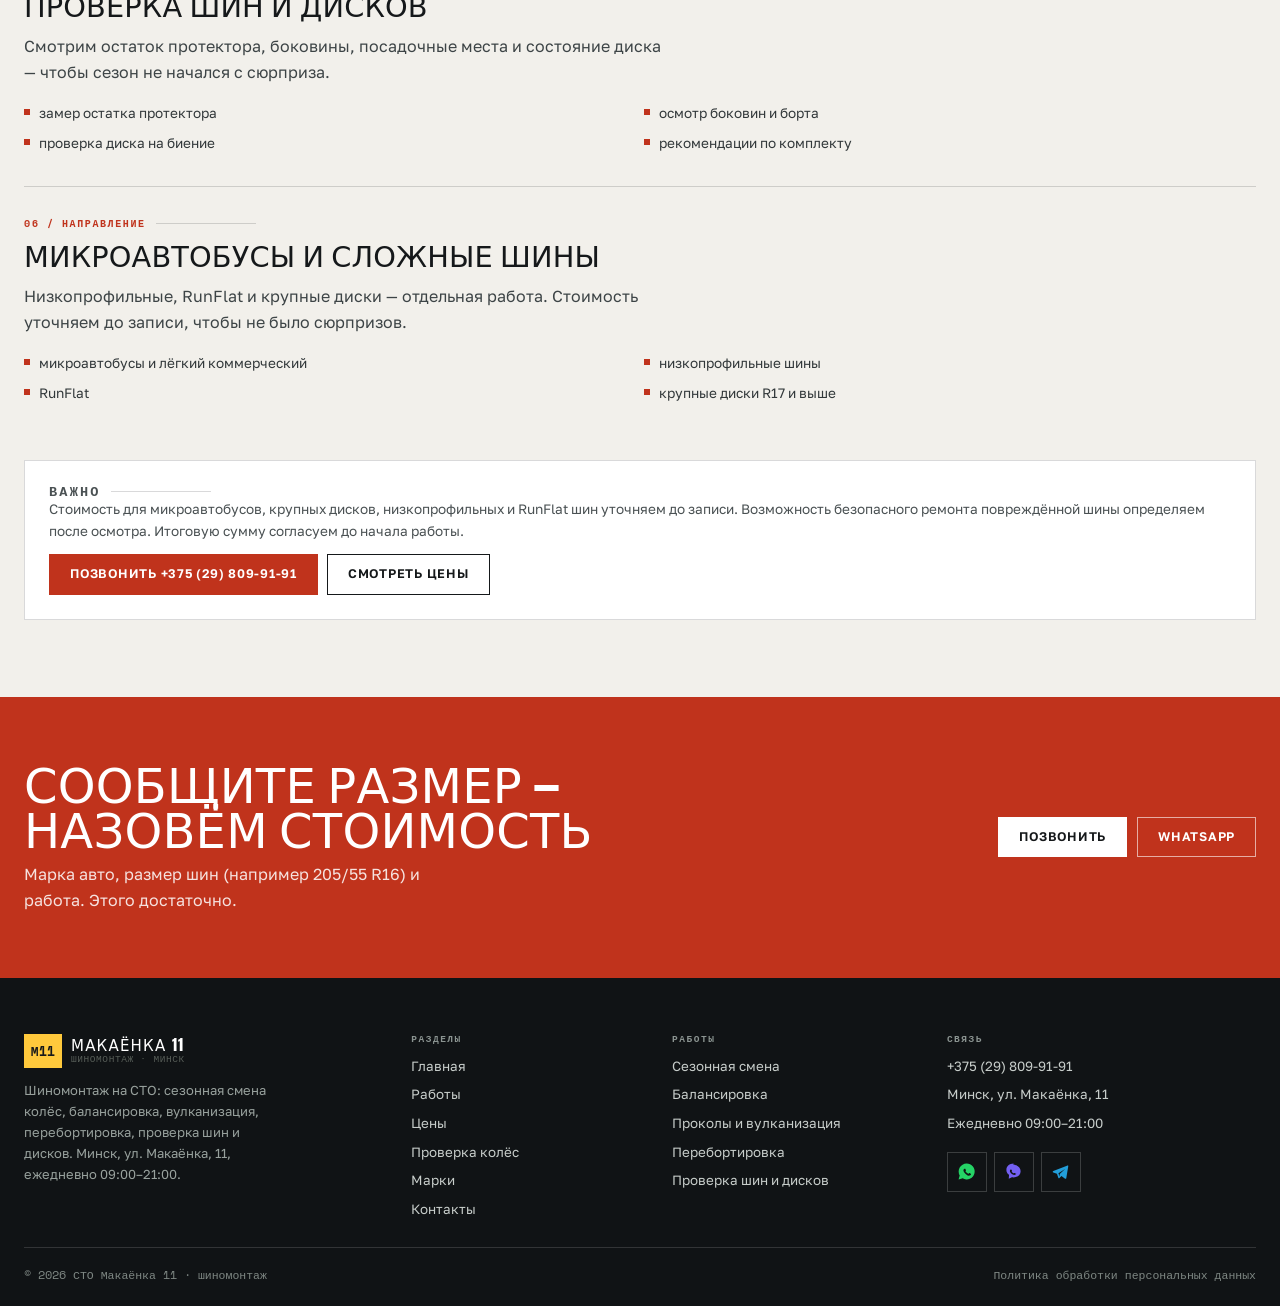
<file: uslugi.html>
<!DOCTYPE html>
<html lang="ru">
<head>
<meta charset="utf-8">
<meta name="viewport" content="width=device-width, initial-scale=1">
<title>Работы — смена колёс, балансировка, ремонт проколов | Макаёнка 11</title>
<meta name="description" content="Сезонная смена колёс, балансировка, ремонт проколов и вулканизация, перебортировка, проверка шин и дисков, микроавтобусы и RunFlat.">
<meta property="og:title" content="Работы — смена колёс, балансировка, ремонт проколов | Макаёнка 11">
<meta property="og:description" content="Сезонная смена колёс, балансировка, ремонт проколов и вулканизация, перебортировка, проверка шин и дисков, микроавтобусы и RunFlat.">
<meta property="og:type" content="website">
<meta name="theme-color" content="#15181A">
<style>
:root{--asphalt:#15181A;--panel:#1D2124;--paper:#F2F0EB;--white:#fff;--ink:#15181A;--graph:#575E58;
--red:#C0331C;--red-d:#A82A15;--yellow:#FFC93C;--ice:#5AB0FF;--line:rgba(21,24,26,.16);
--pad:24px;--max:1300px;--disp:'Anton',Impact,system-ui,sans-serif;--body:'Golos Text',system-ui,sans-serif;--mono:'Space Mono',ui-monospace,monospace}
*{box-sizing:border-box}html{-webkit-text-size-adjust:100%}
body{margin:0;background:var(--paper);color:var(--ink);font:16px/1.62 var(--body);-webkit-font-smoothing:antialiased}
img{max-width:100%;display:block}
h1,h2,h3{margin:0;font-family:var(--disp);font-weight:400;line-height:.94;letter-spacing:.005em;text-transform:uppercase}
a{color:inherit;text-decoration:none}[hidden]{display:none!important}
.wrap{width:100%;max-width:var(--max);margin:0 auto;padding:0 var(--pad)}
.header{position:sticky;top:0;z-index:40;background:rgba(242,240,235,.95);border-bottom:1px solid var(--line);backdrop-filter:blur(10px)}
.header__in{display:flex;align-items:center;gap:20px;padding:11px 0}
.logo{display:flex;align-items:center;gap:9px}
.logo__mark{display:grid;place-items:center;min-width:38px;height:34px;padding:0 6px;background:var(--ink);color:var(--yellow);font:700 13px/1 var(--mono);letter-spacing:.02em}
.logo__txt{display:flex;flex-direction:column;line-height:1.1}
.logo__txt b{font:400 15px/1 var(--disp);letter-spacing:.08em}
.logo__txt i{font:400 9.5px/1.4 var(--mono);letter-spacing:.06em;text-transform:uppercase;color:var(--graph);font-style:normal}
.nav{display:flex;gap:19px;margin-left:auto;font-size:13.5px}
.nav a{padding:6px 0;border-bottom:2px solid transparent;color:#3A4042}
.nav a:hover,.nav a.is-on{border-color:var(--red);color:var(--ink)}
.header__tel{font:700 13px/1 var(--mono);letter-spacing:-.01em}
.btn{display:inline-flex;align-items:center;gap:9px;padding:13px 20px;font:600 12.5px/1 var(--body);letter-spacing:.06em;text-transform:uppercase;border:1px solid var(--ink);background:var(--ink);color:#fff;cursor:pointer;transition:.18s}
.btn:hover{background:#000;border-color:#000}
.btn--red{background:var(--red);border-color:var(--red)}
.btn--red:hover{background:var(--red-d);border-color:var(--red-d)}
.btn--line{background:transparent;color:var(--ink)}
.btn--line:hover{background:var(--ink);color:#fff}
.burger{display:none;width:42px;height:38px;border:1px solid var(--line);background:#fff;align-items:center;justify-content:center;flex-direction:column;gap:4px;cursor:pointer}
.burger i{display:block;width:17px;height:2px;background:var(--ink)}
.burger.is-close i:first-child{transform:rotate(45deg) translateY(3px)}
.burger.is-close i:last-child{transform:rotate(-45deg) translateY(-3px)}
.hero{position:relative;min-height:min(95svh,810px);display:flex;align-items:flex-end;color:#fff;overflow:hidden;background:#101315}
.hero__img{position:absolute;inset:0;width:100%;height:100%;object-fit:cover}
.hero::after{content:'';position:absolute;inset:0;background:linear-gradient(180deg,rgba(12,15,17,.6),rgba(12,15,17,.22) 38%,rgba(12,15,17,.72) 74%,#0E1113 100%)}
.hero__in{position:relative;z-index:2;width:100%;padding:clamp(34px,6vw,62px) 0 clamp(18px,3vw,26px)}
.hero h1{font-size:clamp(2.5rem,7.6vw,6.4rem);letter-spacing:.005em}
.hero__lede{max-width:48ch;margin:16px 0 20px;color:rgba(255,255,255,.84);font-size:clamp(.94rem,1.35vw,1.05rem)}
.hero__acts{display:flex;flex-wrap:wrap;gap:10px;margin-bottom:clamp(18px,3vw,32px)}
.hero .btn--line{border-color:rgba(255,255,255,.45);color:#fff}
.hero .btn--line:hover{background:#fff;color:var(--ink)}
.hero__facts{display:grid;grid-template-columns:repeat(4,minmax(0,1fr));border-top:1px solid rgba(255,255,255,.24)}
.hero__facts div{padding:13px 14px 0 0}
.hero__facts b{display:block;font:400 clamp(1.05rem,2vw,1.5rem)/1.05 var(--disp);letter-spacing:.01em}
.hero__facts span{font:400 9.5px/1.5 var(--mono);letter-spacing:.09em;text-transform:uppercase;color:rgba(255,255,255,.62)}
.drawer{position:fixed;inset:0;z-index:90;background:rgba(10,13,15,.74);display:none}
.drawer[data-open]{display:block}
.drawer__in{position:absolute;inset:0 0 0 auto;width:min(400px,92vw);background:var(--paper);padding:22px;overflow-y:auto}
.drawer__top{display:flex;justify-content:space-between;align-items:center;margin-bottom:18px}
.drawer__nav{display:grid;font:400 20px/1 var(--disp);text-transform:uppercase;letter-spacing:.04em}
.drawer__nav a{padding:14px 0;border-bottom:1px solid var(--line)}
.drawer__cta{width:100%;justify-content:center;margin-top:18px}
.drawer__note{font-size:12.5px;color:var(--graph);margin-top:12px}
body.is-locked{overflow:hidden}
.mbar{display:none}
@media (max-width:1024px){
.nav{display:none}.burger{display:flex}.header__tel{display:none}.header__in{gap:10px}
.hero__facts{grid-template-columns:1fr 1fr}
}
</style>
<link rel="preconnect" href="https://fonts.googleapis.com">
<link rel="preconnect" href="https://fonts.gstatic.com" crossorigin>
<link href="https://fonts.googleapis.com/css2?family=Anton&family=Golos+Text:wght@400;500;600;700&family=Space+Mono:wght@400;700&display=swap" rel="stylesheet">
<link rel="stylesheet" href="assets/css/style.css">
<link rel="icon" href="assets/img/favicon.svg" type="image/svg+xml">
</head>
<body>
<header class="header"><div class="header__in wrap">
<a class="logo" href="index.html"><span class="logo__mark">М11</span><span class="logo__txt"><b>МАКАЁНКА 11</b><i>шиномонтаж · Минск</i></span></a>
<nav class="nav" aria-label="Основное меню"><a href="index.html">Главная</a><a href="uslugi.html" class="is-on">Работы</a><a href="ceny.html">Цены</a><a href="proverka.html">Проверка колёс</a><a href="marki.html">Марки</a><a href="kontakty.html">Контакты</a></nav>
<a class="header__tel" href="tel:+375298099191">+375 (29) 809-91-91</a>
<a class="btn btn--red" href="https://wa.me/375298099191" target="_blank" rel="noopener">Записаться</a>
<button class="burger" type="button" aria-label="Меню" aria-expanded="false" aria-controls="drawer"><i></i><i></i><i></i></button>
</div></header>
<div class="drawer" id="drawer" role="dialog" aria-modal="true" aria-label="Меню" hidden>
<div class="drawer__in">
<div class="drawer__top">
<a class="logo" href="index.html"><span class="logo__mark">М11</span><span class="logo__txt"><b>МАКАЁНКА 11</b><i>шиномонтаж</i></span></a>
<button class="burger is-close" type="button" data-close aria-label="Закрыть меню"><i></i><i></i></button>
</div>
<nav class="drawer__nav"><a href="index.html">Главная</a><a href="uslugi.html">Работы</a><a href="ceny.html">Цены</a><a href="proverka.html">Проверка колёс</a><a href="marki.html">Марки</a><a href="kontakty.html">Контакты</a></nav>
<a class="btn btn--red drawer__cta" href="tel:+375298099191">Позвонить +375 (29) 809-91-91</a>
<p class="drawer__note">Минск, ул. Макаёнка, 11. Ежедневно 09:00–21:00. Запись по телефону или в мессенджере.</p>
</div></div>
<main>
<section class="phero"><img src="assets/img/balance.jpg" alt="Балансировка колеса" width="1600" height="900">
<div class="phero__in"><div class="wrap"><div class="crumbs"><a href="index.html">Главная</a> / Работы</div>
<h1>Смена, балансировка,<br>ремонт</h1><p>Шесть направлений шиномонтажа на СТО: от сезонного комплекта до RunFlat и микроавтобусов.</p></div></div></section>
<section class="section"><div class="wrap"><div class="wdetail" id="w1">
<p class="season-tag">01 / направление</p>
<h3>Сезонная смена колёс</h3>
<p class="lede">Комплект снимаем, переобуваем и ставим обратно: демонтаж, монтаж шин, балансировка, затяжка и проверка давления.</p>
<ul class="list"><li>снятие и установка колёс</li><li>демонтаж и монтаж шин</li><li>балансировка каждого колеса</li><li>затяжка и проверка давления</li></ul>
</div><div class="wdetail" id="w2">
<p class="season-tag">02 / направление</p>
<h3>Балансировка колёс</h3>
<p class="lede">Вибрация на скорости 80–120 — чаще всего разбалансировка. Проверяем колесо на станке и корректируем грузиками.</p>
<ul class="list"><li>проверка колеса на станке</li><li>коррекция грузиками</li><li>контроль после установки</li><li>проверка биения диска</li></ul>
</div><div class="wdetail" id="w3">
<p class="season-tag">03 / направление</p>
<h3>Ремонт проколов и вулканизация</h3>
<p class="lede">Колесо спускает? Сначала смотрим повреждение: где прокол, какой угол, задет ли корд. Дальше решаем, ремонт или замена.</p>
<ul class="list"><li>осмотр повреждения</li><li>вулканизация и установка заплатки</li><li>проверка герметичности</li><li>проверка давления после ремонта</li></ul>
</div><div class="wdetail" id="w4">
<p class="season-tag">04 / направление</p>
<h3>Перебортировка</h3>
<p class="lede">Снятие шины с диска и установка обратно: после сезона, при смене комплекта или когда шина стоит неправильно.</p>
<ul class="list"><li>демонтаж шины с диска</li><li>монтаж и посадка борта</li><li>балансировка</li><li>контроль посадки на диск</li></ul>
</div><div class="wdetail" id="w5">
<p class="season-tag">05 / направление</p>
<h3>Проверка шин и дисков</h3>
<p class="lede">Смотрим остаток протектора, боковины, посадочные места и состояние диска — чтобы сезон не начался с сюрприза.</p>
<ul class="list"><li>замер остатка протектора</li><li>осмотр боковин и борта</li><li>проверка диска на биение</li><li>рекомендации по комплекту</li></ul>
</div><div class="wdetail" id="w6">
<p class="season-tag">06 / направление</p>
<h3>Микроавтобусы и сложные шины</h3>
<p class="lede">Низкопрофильные, RunFlat и крупные диски — отдельная работа. Стоимость уточняем до записи, чтобы не было сюрпризов.</p>
<ul class="list"><li>микроавтобусы и лёгкий коммерческий</li><li>низкопрофильные шины</li><li>RunFlat</li><li>крупные диски R17 и выше</li></ul>
</div>
<div class="card" style="margin-top:24px"><p class="season-tag">важно</p>
<p style="margin:0 0 12px">Стоимость для микроавтобусов, крупных дисков, низкопрофильных и RunFlat шин уточняем до записи. Возможность безопасного ремонта повреждённой шины определяем после осмотра. Итоговую сумму согласуем до начала работы.</p>
<div style="display:flex;flex-wrap:wrap;gap:9px"><a class="btn btn--red" href="tel:+375298099191">Позвонить +375 (29) 809-91-91</a><a class="btn btn--line" href="ceny.html">Смотреть цены</a></div></div>
</div></section>
<section class="cta"><div class="wrap cta__in"><div><h2>Сообщите размер —<br>назовём стоимость</h2><p>Марка авто, размер шин (например 205/55 R16) и работа. Этого достаточно.</p></div>
<div class="cta__acts"><a class="btn" href="tel:+375298099191">Позвонить</a><a class="btn btn--ghost" href="https://wa.me/375298099191" target="_blank" rel="noopener">WhatsApp</a></div></div></section>
</main>
<footer class="footer"><div class="wrap">
<div class="footer__top">
<div class="footer__about"><a class="logo logo--f" href="index.html"><span class="logo__mark">М11</span><span class="logo__txt"><b>МАКАЁНКА 11</b><i>шиномонтаж · Минск</i></span></a>
<p>Шиномонтаж на СТО: сезонная смена колёс, балансировка, вулканизация, перебортировка, проверка шин и дисков. Минск, ул. Макаёнка, 11, ежедневно 09:00–21:00.</p></div>
<div><h4>Разделы</h4><ul><li><a href="index.html">Главная</a></li><li><a href="uslugi.html">Работы</a></li><li><a href="ceny.html">Цены</a></li><li><a href="proverka.html">Проверка колёс</a></li><li><a href="marki.html">Марки</a></li><li><a href="kontakty.html">Контакты</a></li></ul></div>
<div><h4>Работы</h4><ul><li><a href="uslugi.html">Сезонная смена</a></li><li><a href="uslugi.html">Балансировка</a></li><li><a href="uslugi.html">Проколы и вулканизация</a></li><li><a href="uslugi.html">Перебортировка</a></li><li><a href="uslugi.html">Проверка шин и дисков</a></li></ul></div>
<div><h4>Связь</h4><ul>
<li><a href="tel:+375298099191">+375 (29) 809-91-91</a></li>
<li><a href="https://maps.google.com/?q=%D0%9C%D0%B8%D0%BD%D1%81%D0%BA%2C+%D1%83%D0%BB%D0%B8%D1%86%D0%B0+%D0%9C%D0%B0%D0%BA%D0%B0%D1%91%D0%BD%D0%BA%D0%B0+11" target="_blank" rel="noopener">Минск, ул. Макаёнка, 11</a></li>
<li>Ежедневно 09:00–21:00</li>
<li style="margin-top:10px"><div class="msgr"><a href="https://wa.me/375298099191" target="_blank" rel="noopener" aria-label="WhatsApp" style="color:#25D366"><svg viewBox="0 0 24 24" fill="currentColor" aria-hidden="true"><path d="M12 2a10 10 0 0 0-8.6 15L2 22l5.2-1.4A10 10 0 1 0 12 2m5.3 14.1c-.2.6-1.2 1.2-1.9 1.2-.5 0-1.1 0-2-.4a11 11 0 0 1-4.4-3.9c-.5-.8-.9-1.7-.9-2.5 0-.7.4-1.4.9-1.8.2-.2.4-.3.6-.3h.5c.2 0 .4 0 .5.4l.7 1.6c0 .2 0 .3-.1.5l-.4.5c-.1.2-.2.3 0 .5a8 8 0 0 0 3.4 2.9c.2.1.4.1.5-.1l.6-.7c.1-.2.3-.2.5-.1l1.6.8c.2.1.3.2.3.4s0 .5-.1.9"/></svg></a><a href="viber://chat?number=%2B375298099191" aria-label="Viber" style="color:#7360F2"><svg viewBox="0 0 24 24" fill="currentColor" aria-hidden="true"><path d="M12 2C7 2 3 5.6 3 10c0 2.5 1.3 4.7 3.4 6.1L6 21l4-1.6c.6.1 1.3.2 2 .2 5 0 9-3.6 9-8s-4-8-9-8m3.6 11.3c-.4.9-1.9 1.6-2.7 1.5-2.4-.3-4.6-2.1-5.4-4.4-.3-.8.2-2 1-2.4.3-.2.7 0 .9.3l.7 1.2c.1.3 0 .5-.2.7-.3.2-.2.5.1.9.6.8 1.2 1.2 1.9 1.5.4.2.6 0 .8-.2s.4-.3.7-.2l1.3.6c.3.2.3.6.2.9"/></svg></a><a href="https://t.me/+375298099191" target="_blank" rel="noopener" aria-label="Telegram" style="color:#229ED9"><svg viewBox="0 0 24 24" fill="currentColor" aria-hidden="true"><path d="M21.8 4.2 2.9 11.4c-.9.3-.9 1.5 0 1.8l4.6 1.5 1.7 5.3c.2.7 1 .9 1.5.3l2.5-2.6 4.6 3.4c.6.4 1.4 0 1.5-.7l2.5-15c.1-.8-.6-1.4-1.5-1.2M9.4 14.3l8.4-5.6-6.8 6.6-.2 3z"/></svg></a></div></li>
</ul></div>
</div>
<div class="footer__bottom"><span>© <span id="yr">2026</span> СТО Макаёнка 11 · шиномонтаж</span>
<span><a href="politika.html">Политика обработки персональных данных</a></span></div>
</div></footer>
<div class="mbar" role="navigation" aria-label="Быстрая связь">
<a href="tel:+375298099191"><svg viewBox="0 0 24 24" fill="currentColor" aria-hidden="true"><path d="M6.6 10.8a15.5 15.5 0 0 0 6.6 6.6l2.2-2.2a1 1 0 0 1 1-.24c1.1.36 2.3.56 3.5.56a1 1 0 0 1 1 1V20a1 1 0 0 1-1 1A17 17 0 0 1 3 4a1 1 0 0 1 1-1h3.5a1 1 0 0 1 1 1c0 1.2.2 2.4.56 3.5a1 1 0 0 1-.25 1z"/></svg>Позвонить</a>
<a href="https://wa.me/375298099191" target="_blank" rel="noopener"><svg viewBox="0 0 24 24" fill="currentColor" aria-hidden="true"><path d="M12 2a10 10 0 0 0-8.6 15L2 22l5.2-1.4A10 10 0 1 0 12 2m5.3 14.1c-.2.6-1.2 1.2-1.9 1.2-.5 0-1.1 0-2-.4a11 11 0 0 1-4.4-3.9c-.5-.8-.9-1.7-.9-2.5 0-.7.4-1.4.9-1.8.2-.2.4-.3.6-.3h.5c.2 0 .4 0 .5.4l.7 1.6c0 .2 0 .3-.1.5l-.4.5c-.1.2-.2.3 0 .5a8 8 0 0 0 3.4 2.9c.2.1.4.1.5-.1l.6-.7c.1-.2.3-.2.5-.1l1.6.8c.2.1.3.2.3.4s0 .5-.1.9"/></svg>WhatsApp</a>
<a href="viber://chat?number=%2B375298099191"><svg viewBox="0 0 24 24" fill="currentColor" aria-hidden="true"><path d="M12 2C7 2 3 5.6 3 10c0 2.5 1.3 4.7 3.4 6.1L6 21l4-1.6c.6.1 1.3.2 2 .2 5 0 9-3.6 9-8s-4-8-9-8m3.6 11.3c-.4.9-1.9 1.6-2.7 1.5-2.4-.3-4.6-2.1-5.4-4.4-.3-.8.2-2 1-2.4.3-.2.7 0 .9.3l.7 1.2c.1.3 0 .5-.2.7-.3.2-.2.5.1.9.6.8 1.2 1.2 1.9 1.5.4.2.6 0 .8-.2s.4-.3.7-.2l1.3.6c.3.2.3.6.2.9"/></svg>Viber</a>
<a href="https://t.me/+375298099191" target="_blank" rel="noopener"><svg viewBox="0 0 24 24" fill="currentColor" aria-hidden="true"><path d="M21.8 4.2 2.9 11.4c-.9.3-.9 1.5 0 1.8l4.6 1.5 1.7 5.3c.2.7 1 .9 1.5.3l2.5-2.6 4.6 3.4c.6.4 1.4 0 1.5-.7l2.5-15c.1-.8-.6-1.4-1.5-1.2M9.4 14.3l8.4-5.6-6.8 6.6-.2 3z"/></svg>Telegram</a>
</div>
<script src="assets/js/main.js"></script>
</body>
</html>
</file>
<file: assets/css/style.css>
.tread{height:24px;background:var(--ink);position:relative;overflow:hidden}
.tread::before{content:'';position:absolute;inset:0;background:
repeating-linear-gradient(105deg,transparent 0 14px,rgba(242,240,235,.85) 14px 20px,transparent 20px 34px,rgba(214,56,32,.9) 34px 38px)}
.section{padding:clamp(48px,6vw,90px) 0}
.section--white{background:#fff}
.section--ink{background:var(--ink);color:#fff}
.section--line{border-top:1px solid var(--line)}
.sec-head{display:grid;grid-template-columns:minmax(0,1.08fr) minmax(0,.92fr);gap:clamp(14px,4vw,48px);align-items:end;margin-bottom:clamp(20px,3vw,36px)}
.season-tag{display:flex;align-items:center;gap:10px;font:700 10px/1 var(--mono);letter-spacing:.16em;text-transform:uppercase;color:var(--red);margin:0 0 12px}
.season-tag::after{content:'';flex:1;height:1px;background:var(--line);max-width:100px}
.section--ink .season-tag::after{background:rgba(255,255,255,.2)}
.section--ink .season-tag{color:var(--yellow)}
.h2{font-size:clamp(1.9rem,4.6vw,3.3rem)}
.sec-head p{margin:0;color:#3D4446;font-size:.95rem;max-width:46ch}
.section--ink .sec-head p,.section--ink .lede{color:rgba(255,255,255,.72)}
.lede{color:#3D4446;max-width:64ch}

/* работы */
.wgrid{display:grid;grid-template-columns:repeat(3,minmax(0,1fr));gap:1px;background:var(--line);border:1px solid var(--line)}
.work{background:#fff;padding:clamp(15px,2vw,24px);display:flex;flex-direction:column;gap:8px;transition:.16s}
.work:hover{background:#FAF9F6}
.work__n{font:700 10px/1 var(--mono);letter-spacing:.12em;color:var(--red)}
.work h3{font-size:clamp(1.1rem,1.7vw,1.35rem);line-height:1.02}
.work p{margin:0;font-size:13.3px;color:#4A5153}
.work__go{margin-top:auto;font:700 9.5px/1 var(--mono);letter-spacing:.12em;text-transform:uppercase;color:var(--graph)}

/* сезон */
.season{display:grid;grid-template-columns:minmax(0,.9fr) minmax(0,1.1fr);gap:clamp(16px,3vw,42px);align-items:start}
.season__btns{display:grid;gap:1px;background:rgba(255,255,255,.16);border:1px solid rgba(255,255,255,.16)}
.sbtn{display:flex;justify-content:space-between;align-items:center;gap:10px;padding:16px 18px;background:var(--ink);border:0;color:#fff;font:400 clamp(1.1rem,2vw,1.45rem)/1 var(--disp);letter-spacing:.04em;text-transform:uppercase;cursor:pointer;text-align:left;transition:.15s}
.sbtn span{font:400 10px/1 var(--mono);letter-spacing:.1em;color:rgba(255,255,255,.45)}
.sbtn:hover{background:#22282C}
.sbtn.is-on{background:var(--red);color:#fff}
.sbtn.is-on span{color:rgba(255,255,255,.8)}
.season__out{background:#1B2023;border:1px solid rgba(255,255,255,.14);padding:clamp(16px,2.4vw,28px)}
.season__k{font:700 10px/1 var(--mono);letter-spacing:.16em;text-transform:uppercase;color:var(--yellow);margin:0 0 10px}
.season__out h3{font-size:clamp(1.3rem,2.6vw,1.85rem);margin-bottom:9px}
.season__out p{color:rgba(255,255,255,.76);font-size:14.5px;margin:0 0 14px}
.list{list-style:none;margin:0;padding:0;display:grid;gap:8px;font-size:13.6px;color:#DDE1DF}
.list li{display:flex;gap:9px}
.list li::before{content:'';width:6px;height:6px;background:var(--red);margin-top:7px;flex:none}
.section--ink .list{color:rgba(255,255,255,.86)}
.section--ink .list li::before{background:var(--yellow)}

/* калькулятор */
.calc{display:grid;grid-template-columns:minmax(0,1fr) minmax(0,.94fr);gap:clamp(16px,3vw,40px);align-items:start}
.calc__ctl{display:grid;gap:16px}
.fld__l{display:flex;justify-content:space-between;align-items:baseline;font:700 10px/1 var(--mono);letter-spacing:.13em;text-transform:uppercase;color:var(--graph);margin-bottom:8px}
.chips{display:flex;flex-wrap:wrap;gap:5px}
.chip{padding:9px 12px;border:1px solid var(--line);background:#fff;font:500 13px/1 var(--body);cursor:pointer;transition:.14s}
.chip:hover{border-color:var(--ink)}
.chip.is-on{background:var(--ink);border-color:var(--ink);color:#fff}
.calc__out{background:var(--ink);color:#fff;padding:clamp(18px,2.4vw,28px);position:sticky;top:92px}
.calc__price{display:flex;align-items:baseline;gap:9px;margin-bottom:2px}
.calc__price b{font:400 clamp(2.3rem,5.4vw,3.4rem)/1 var(--disp);color:var(--yellow);letter-spacing:.01em}
.calc__price span{font:400 10px/1 var(--mono);letter-spacing:.14em;text-transform:uppercase;color:rgba(255,255,255,.6)}
.calc__meta{font:400 11px/1.5 var(--mono);letter-spacing:.06em;color:rgba(255,255,255,.55);margin:0 0 14px}
.calc__list{list-style:none;margin:0 0 14px;padding:0;display:grid;gap:6px;font-size:13.4px;color:rgba(255,255,255,.9)}
.calc__list li{display:flex;gap:9px}
.calc__list li::before{content:'';width:6px;height:6px;background:var(--yellow);margin-top:7px;flex:none}
.calc__flag{font:400 11.5px/1.5 var(--mono);letter-spacing:.04em;color:var(--yellow);margin:0 0 14px;display:flex;gap:8px;align-items:flex-start}
.calc__flag::before{content:'!';display:grid;place-items:center;width:16px;height:16px;min-width:16px;background:var(--yellow);color:var(--ink);font-weight:700;font-size:11px;margin-top:1px}
.calc .btn{width:100%;justify-content:center}
.calc__note{font-size:11.5px;color:rgba(255,255,255,.55);margin:10px 0 0;line-height:1.5}

/* проверка колеса */
.check{display:grid;grid-template-columns:minmax(0,1fr) minmax(0,.95fr);gap:clamp(16px,3vw,40px);align-items:start}
.wheel{background:#101315;border:1px solid #2A3236;padding:clamp(12px,2vw,20px);position:relative}
.wheel svg{width:100%;height:auto;display:block}
.zc{cursor:pointer}
.zc path,.zc circle,.zc rect{transition:.16s}
.zc .hit{fill:rgba(255,255,255,0);stroke:transparent;stroke-width:2}
.zc:hover .hit{fill:rgba(255,255,255,.06);stroke:rgba(255,255,255,.25)}
.zc.is-on .hit{fill:rgba(214,56,32,.28);stroke:var(--red)}
.zc text{font:700 8px/1 var(--mono);fill:#C8CFCB;letter-spacing:.06em;text-anchor:middle}
.check__out{background:#fff;border:1px solid var(--line);padding:clamp(16px,2.2vw,26px)}
.check__k{font:700 10px/1 var(--mono);letter-spacing:.16em;text-transform:uppercase;color:var(--red);margin:0 0 9px}
.check__out h3{font-size:clamp(1.25rem,2.4vw,1.6rem);margin-bottom:8px}
.check__out p{color:#414748;font-size:14.2px;margin:0 0 12px}
.check__out .list{color:#32383A}
.check__out .list li::before{background:var(--red)}
.verdict{background:#FAF9F6;border-left:3px solid var(--red);padding:11px 13px;font-size:13.4px;color:#2C3234;margin:0 0 14px}

/* полоса прайса */
.price{border:1px solid var(--line);background:#fff}
.price__row{display:grid;grid-template-columns:minmax(0,1.5fr) minmax(0,.7fr) minmax(0,1fr);gap:12px;padding:14px 16px;border-bottom:1px solid var(--line);align-items:center}
.price__row:last-child{border-bottom:0}
.price__row--head{background:#EDEBE5;font:700 9.5px/1.4 var(--mono);letter-spacing:.12em;text-transform:uppercase;color:#5C6365}
.price__row b{font:400 1.05rem/1.2 var(--disp);letter-spacing:.02em}
.price__row .sum{font:700 15px/1.2 var(--mono);color:var(--ink)}
.price__row .sum small{font:400 10px/1 var(--mono);color:var(--graph);display:block;letter-spacing:.06em;text-transform:none;margin-top:2px}
.price__row span.note{font-size:12.6px;color:#5C6365}
.box{background:#fff;border:1px solid var(--line);padding:clamp(12px,1.8vw,16px);display:grid;gap:2px}
.chk{display:flex;gap:10px;align-items:flex-start;padding:7px 0;font-size:13.8px;cursor:pointer;line-height:1.4;user-select:none;color:#32383A}
.chk input{appearance:none;-webkit-appearance:none;width:17px;height:17px;min-width:17px;border:1px solid #B3B0A8;background:#fff;margin:1px 0 0;position:relative;cursor:pointer}
.chk input:checked{background:var(--red);border-color:var(--red)}
.chk input:checked::after{content:'';position:absolute;left:4px;top:1px;width:6px;height:10px;border:2px solid #fff;border-top:0;border-left:0;transform:rotate(40deg)}
.bsearch{display:flex;gap:10px;flex-wrap:wrap;align-items:center;margin-bottom:16px}
.bsearch input{flex:1;min-width:200px;padding:12px 14px;background:#fff;border:1px solid #C6C3BB;color:var(--ink);font:15px/1.4 var(--body)}
.bsearch input::placeholder{color:#8A8F8B}
.bsearch input:focus{outline:2px solid var(--red);outline-offset:-1px;border-color:var(--red)}
.bsearch .cnt{font:400 10.5px/1 var(--mono);letter-spacing:.1em;text-transform:uppercase;color:var(--graph)}
.blist{display:flex;flex-wrap:wrap;gap:5px}
.blist span{padding:8px 12px;border:1px solid var(--line);background:#fff;font:500 13px/1 var(--body);color:#2C3234}
.blist span:hover{border-color:var(--red);color:var(--red)}
.bempty{font-size:13.5px;color:var(--graph);margin:12px 0 0}
.tablewrap{overflow-x:auto;border:1px solid var(--line);background:#fff}
.tbl{width:100%;border-collapse:collapse;font-size:13.6px;min-width:640px}
.tbl th{text-align:left;padding:12px 14px;background:#EDEBE5;font:700 9.5px/1.4 var(--mono);letter-spacing:.12em;text-transform:uppercase;color:#5C6365;border-bottom:1px solid var(--line)}
.tbl td{padding:13px 14px;border-bottom:1px solid var(--line);color:#414748;vertical-align:top}
.tbl td b{color:var(--ink);font-weight:600;font-size:14px}
.tbl td span{font-size:12.4px;color:#5C6365}
.tbl tr:last-child td{border-bottom:0}
.tbl tbody tr:hover td{background:#FAF9F6}

/* шаги */
.steps{display:grid;grid-template-columns:repeat(4,minmax(0,1fr));gap:1px;background:var(--line);border:1px solid var(--line)}
.step{background:#fff;padding:clamp(14px,2vw,22px)}
.step__n{font:700 10px/1 var(--mono);color:var(--red);letter-spacing:.12em}
.step b{display:block;font:400 1.15rem/1.05 var(--disp);text-transform:uppercase;margin:8px 0 6px;letter-spacing:.02em}
.step p{margin:0;font-size:13.2px;color:#4A5153}

/* карточки */
.cards{display:grid;grid-template-columns:repeat(3,minmax(0,1fr));gap:clamp(9px,1.5vw,16px)}
.card{background:#fff;border:1px solid var(--line);padding:clamp(15px,2.2vw,24px)}
.card h3{font-size:1.15rem;margin-bottom:7px}
.card p{margin:0;font-size:13.6px;color:#4A5153}
.fact b{display:block;font:400 clamp(1.6rem,3.2vw,2.3rem)/1 var(--disp);color:var(--red);letter-spacing:.02em}
.fact span{font:400 9.5px/1.5 var(--mono);letter-spacing:.1em;text-transform:uppercase;color:var(--graph)}

/* галерея */
.gal{display:grid;grid-template-columns:repeat(3,minmax(0,1fr));gap:clamp(7px,1.3vw,13px)}
.gal figure{margin:0;position:relative;overflow:hidden;background:#E4E2DC}
.gal img{width:100%;height:100%;object-fit:cover;aspect-ratio:4/3;transition:transform .5s}
.gal figure:hover img{transform:scale(1.03)}
.gal figcaption{position:absolute;inset:auto 0 0 0;padding:10px 12px;font:700 9px/1.5 var(--mono);letter-spacing:.1em;text-transform:uppercase;color:#fff;background:linear-gradient(0deg,rgba(12,15,17,.88),transparent)}
.gal figure.wide{grid-column:span 2}
.gal figure.wide img{aspect-ratio:8/3}

/* faq */
.faq{border-top:1px solid var(--line)}
.faq details{border-bottom:1px solid var(--line)}
.faq summary{list-style:none;cursor:pointer;padding:16px 0;display:flex;gap:14px;align-items:flex-start;font-weight:600;font-size:1rem}
.faq summary::-webkit-details-marker{display:none}
.faq summary::after{content:'+';margin-left:auto;font:400 20px/1 var(--body);color:var(--red)}
.faq details[open] summary::after{content:'–'}
.faq p{margin:0 0 17px;color:#414748;max-width:72ch;font-size:.94rem}

/* cta */
.cta{background:var(--red);color:#fff;padding:clamp(38px,5vw,68px) 0}
.cta__in{display:grid;grid-template-columns:minmax(0,1.15fr) minmax(0,.85fr);gap:clamp(16px,4vw,42px);align-items:center}
.cta h2{font-size:clamp(1.8rem,4.2vw,3rem)}
.cta p{color:rgba(255,255,255,.86);margin:11px 0 0;max-width:44ch}
.cta__acts{display:flex;flex-wrap:wrap;gap:10px;justify-content:flex-end}
.cta .btn{background:#fff;border-color:#fff;color:var(--ink)}
.cta .btn:hover{background:#F2F0EB;border-color:#F2F0EB}
.cta .btn--ghost{background:transparent;border-color:rgba(255,255,255,.6);color:#fff}
.cta .btn--ghost:hover{background:#fff;color:var(--red)}

/* футер */
.footer{background:#101315;color:#fff;padding:clamp(34px,4.4vw,58px) 0 22px}
.footer__top{display:grid;grid-template-columns:1.25fr .8fr .85fr 1.1fr;gap:clamp(16px,3vw,36px);padding-bottom:26px;border-bottom:1px solid rgba(255,255,255,.14)}
.footer__top>*{min-width:0}
.footer h4{font:700 9.5px/1 var(--mono);letter-spacing:.16em;text-transform:uppercase;color:#8B9491;margin:0 0 12px}
.footer ul{list-style:none;margin:0;padding:0;display:grid;gap:7px;font-size:13.4px;color:#C7CDCA}
.footer a:hover{color:var(--yellow)}
.footer__about p{font-size:13px;color:#98A19D;margin:12px 0 0;max-width:32ch}
.logo--f .logo__txt b{color:#fff}
.logo--f .logo__mark{background:var(--yellow);color:var(--ink)}
.footer__bottom{display:flex;flex-wrap:wrap;gap:10px;justify-content:space-between;padding-top:18px;font:400 11.5px/1.6 var(--mono);color:#7E8783}
.msgr{display:flex;gap:7px}
.msgr a{width:40px;height:40px;display:grid;place-items:center;border:1px solid rgba(255,255,255,.18)}
.msgr svg{width:19px;height:19px}

/* страницы */
.phero{position:relative;min-height:clamp(300px,44vh,430px);display:flex;align-items:flex-end;color:#fff;overflow:hidden;background:#101315}
.phero img{position:absolute;inset:0;width:100%;height:100%;object-fit:cover}
.phero::after{content:'';position:absolute;inset:0;background:linear-gradient(180deg,rgba(12,15,17,.6),rgba(12,15,17,.9))}
.phero__in{position:relative;z-index:2;padding:clamp(24px,3.4vw,42px) 0}
.phero h1{font-size:clamp(2rem,5.6vw,4rem)}
.phero p{margin:10px 0 0;color:rgba(255,255,255,.8);max-width:56ch}
.crumbs{font:400 10px/1 var(--mono);letter-spacing:.14em;text-transform:uppercase;color:rgba(255,255,255,.5);margin-bottom:12px}
.crumbs a:hover{color:#fff}
.two{display:grid;grid-template-columns:minmax(0,1fr) minmax(0,.82fr);gap:clamp(16px,4vw,52px);align-items:start}
.prose p{color:#32383A;margin:0 0 13px;max-width:70ch}
.prose h3{font-size:1.35rem;margin:22px 0 9px}
.prose ul{color:#32383A;padding-left:19px;margin:0 0 13px}
.prose li{margin-bottom:5px}
.dl{display:grid;margin:0}
.dl div{display:grid;grid-template-columns:minmax(0,.44fr) minmax(0,1fr);gap:12px;padding:11px 0;border-bottom:1px solid var(--line);font-size:14px}
.dl dt{color:#5C6365;margin:0}.dl dd{margin:0;font-weight:500}
.form{display:grid;gap:11px}
.form label{display:grid;gap:6px;font:700 9.5px/1 var(--mono);letter-spacing:.13em;text-transform:uppercase;color:#5C6365}
.form input,.form textarea,.form select{font:15px/1.5 var(--body);padding:12px 14px;border:1px solid #C6C3BB;background:#fff;color:var(--ink);width:100%}
.form input::placeholder,.form textarea::placeholder{color:#8A8F8B}
.form input:focus,.form textarea:focus,.form select:focus{outline:2px solid var(--red);outline-offset:-1px;border-color:var(--red)}
.form textarea{min-height:92px;resize:vertical}
.wdetail{border-top:1px solid var(--line);padding:clamp(18px,2.8vw,32px) 0}
.wdetail h3{font-size:clamp(1.3rem,2.6vw,1.8rem);margin-bottom:9px}
.wdetail .list{grid-template-columns:repeat(2,minmax(0,1fr));display:grid;color:#32383A}
.wdetail .list li::before{background:var(--red)}

@media (max-width:1024px){
.wgrid,.cards{grid-template-columns:1fr 1fr}
.steps{grid-template-columns:1fr 1fr}
.season,.calc,.check,.two,.cta__in{grid-template-columns:minmax(0,1fr)}
.calc__out{position:static}
.sec-head{grid-template-columns:minmax(0,1fr)}
.gal{grid-template-columns:1fr 1fr}.gal figure.wide{grid-column:span 2}
.footer__top{grid-template-columns:1fr 1fr}
.cta__acts{justify-content:flex-start}
.price__row{grid-template-columns:minmax(0,1.3fr) minmax(0,.7fr) minmax(0,1fr)}
}
@media (max-width:420px){
.header__in{gap:8px}
.header .btn--red{padding:11px 12px;font-size:11px;letter-spacing:.04em}
.logo__txt i{display:none}
.logo__mark{min-width:34px;height:30px;font-size:12px}
}
@media (max-width:360px){.header .btn--red{display:none}}
@media (max-width:720px){
:root{--pad:17px}
.wgrid,.cards,.gal,.steps,.wdetail .list{grid-template-columns:1fr}
.gal figure.wide{grid-column:auto}.gal figure.wide img{aspect-ratio:4/3}
.footer__top{grid-template-columns:minmax(0,1fr)}
.dl div{grid-template-columns:1fr}
.price__row{grid-template-columns:minmax(0,1fr) auto;gap:6px 10px}
.price__row span.note{grid-column:1/-1}
.price__row--head{grid-template-columns:minmax(0,1fr) auto}
.mbar{position:fixed;left:0;right:0;bottom:0;z-index:60;display:grid;grid-template-columns:repeat(4,1fr);gap:1px;background:#2A3236;border-top:1px solid #2A3236}
.mbar a{display:flex;flex-direction:column;align-items:center;gap:3px;padding:8px 2px 7px;background:#101315;font-size:10px;color:#E2E6E4}
.mbar svg{width:19px;height:19px}
.mbar a:first-child{color:var(--yellow);font-weight:600}
.mbar a:nth-child(2) svg{color:#25D366}.mbar a:nth-child(3) svg{color:#7360F2}.mbar a:nth-child(4) svg{color:#229ED9}
body{padding-bottom:56px}
}
</file>
